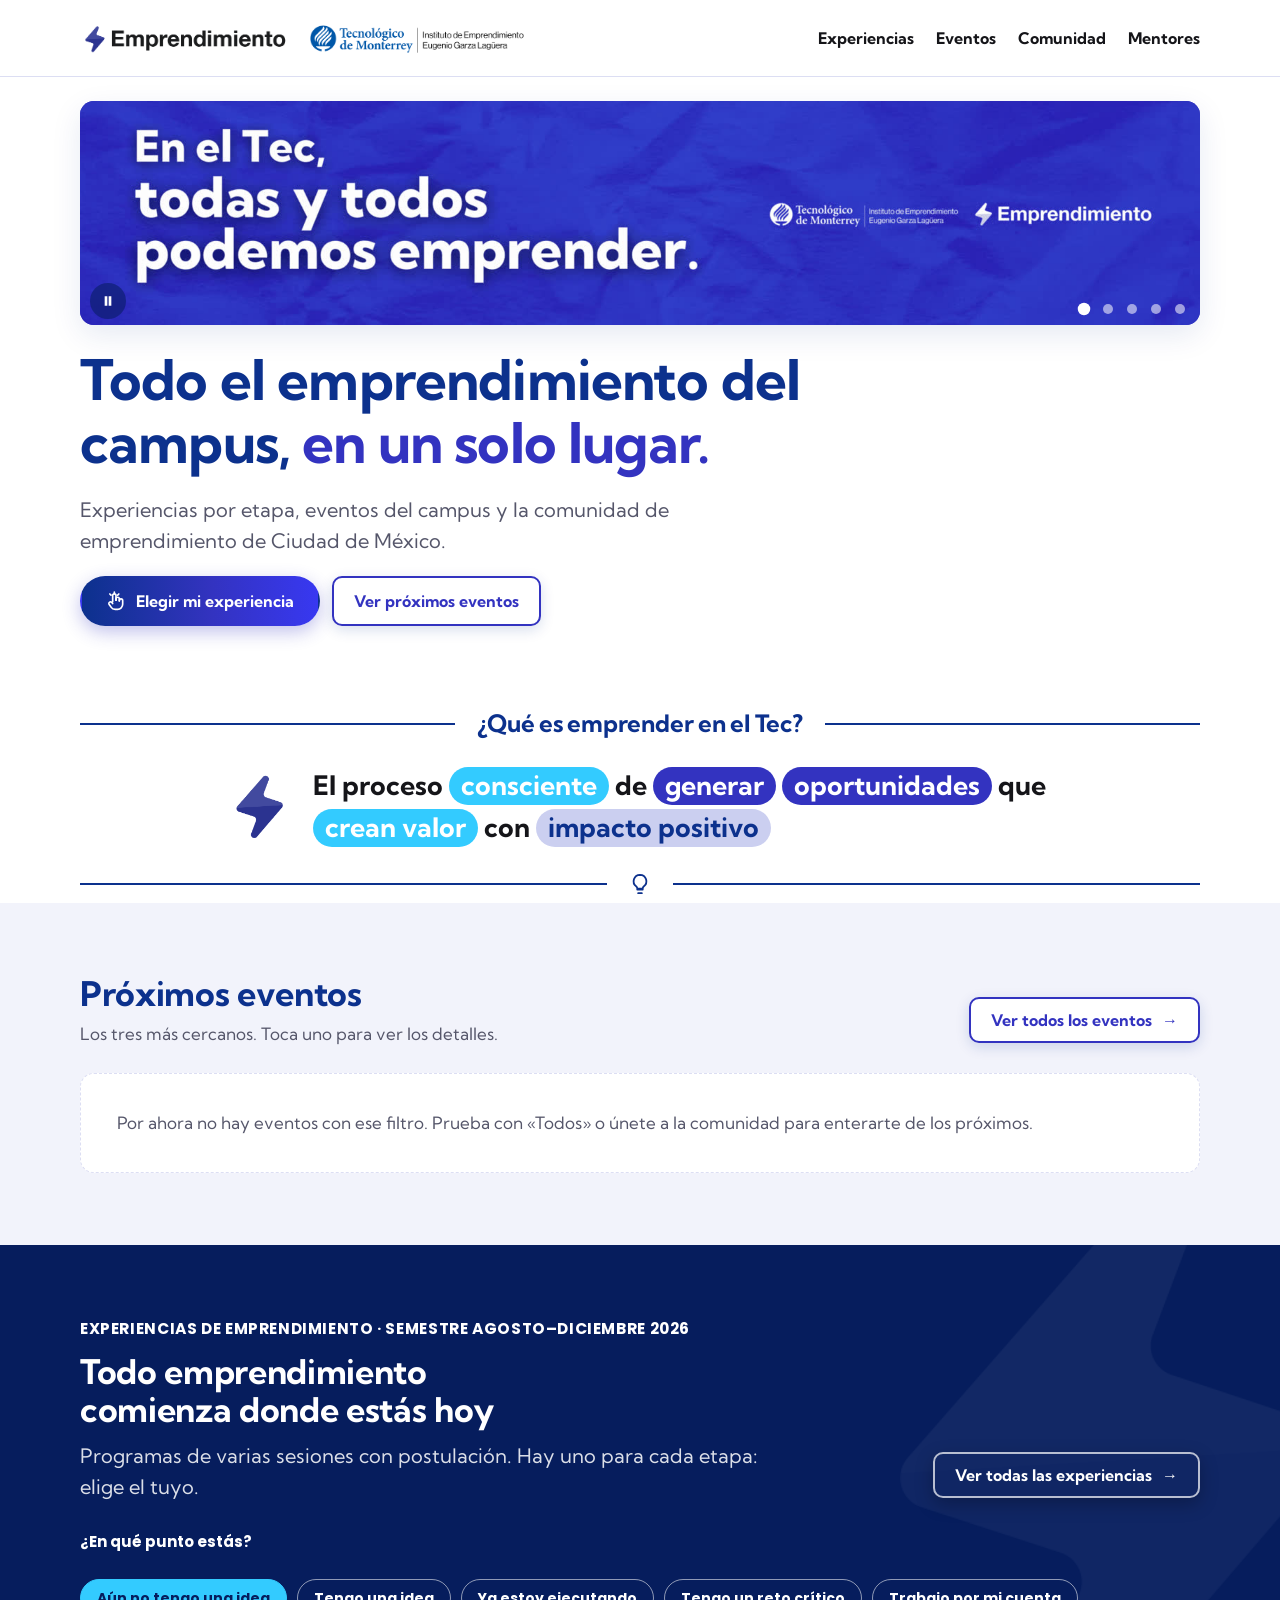
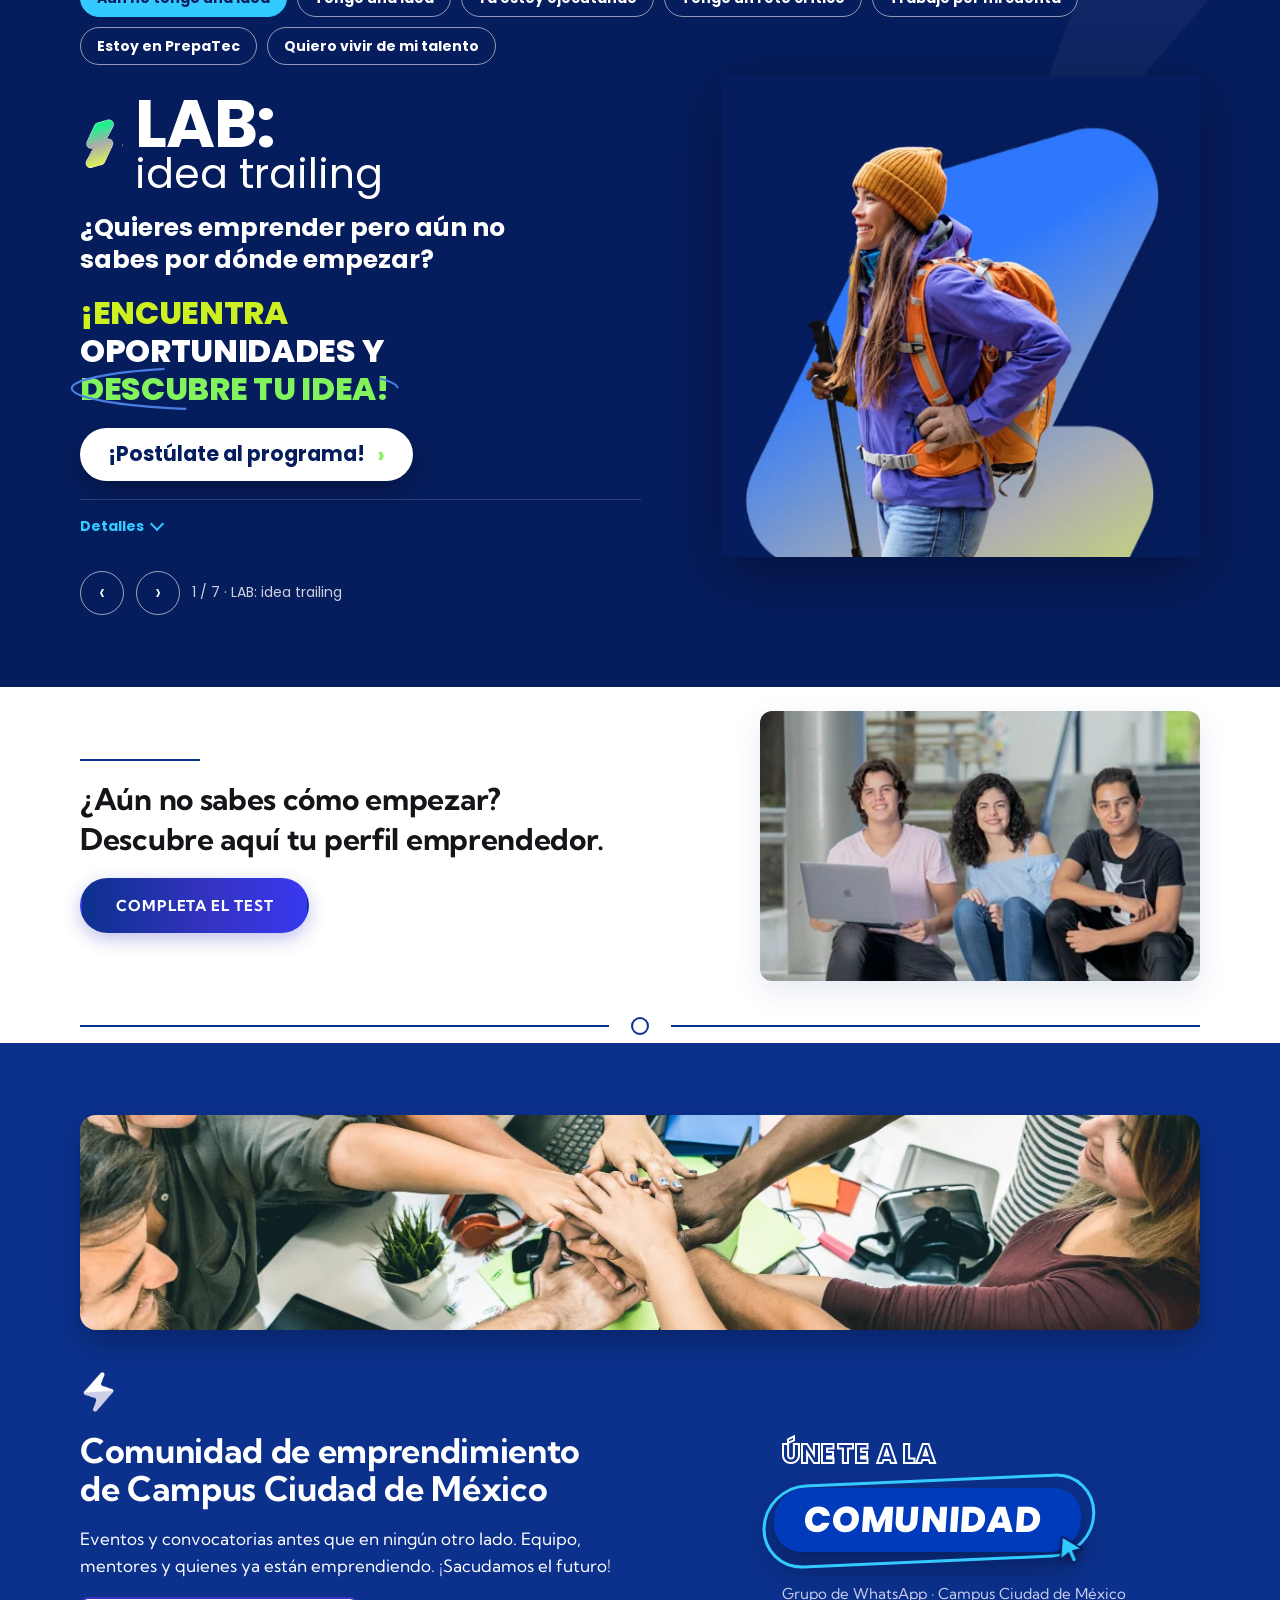
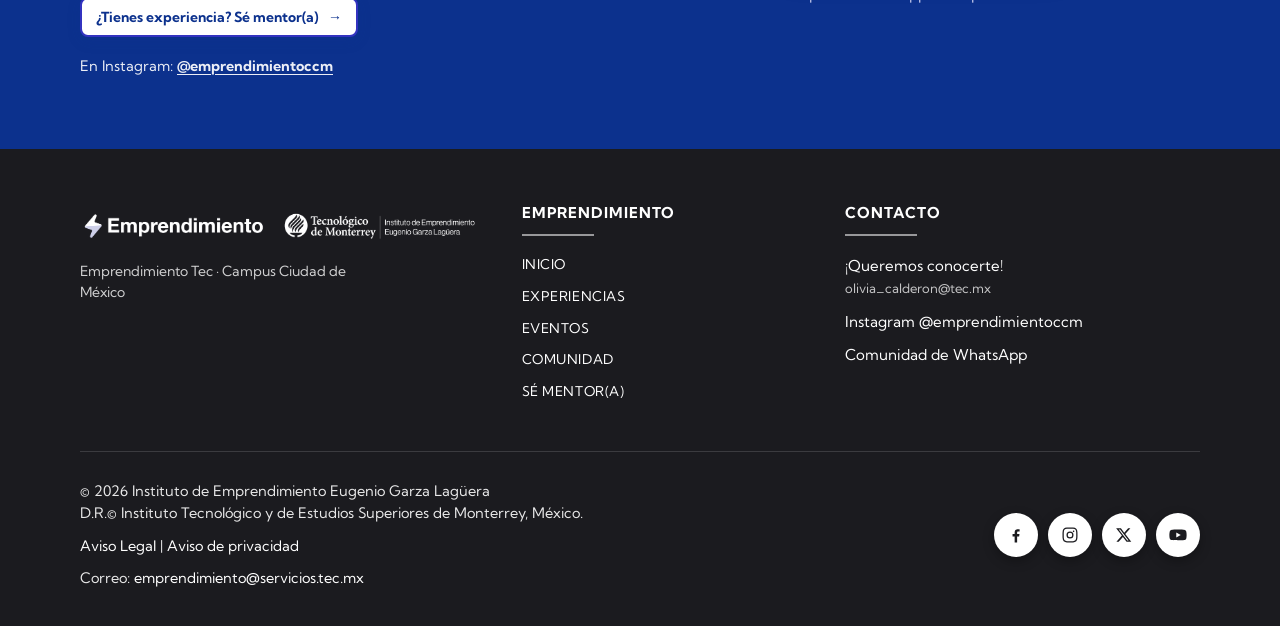
<file: index.html>
<!doctype html>
<html lang="es">
<head>
<meta charset="utf-8">
<meta name="viewport" content="width=device-width, initial-scale=1">
<meta name="color-scheme" content="light">
<meta name="description" content="Eventos, experiencias de emprendimiento y comunidad del Instituto de Emprendimiento del Tec de Monterrey, Campus Ciudad de México.">
<meta name="theme-color" content="#3333C0">
<meta property="og:type" content="website">
<meta property="og:title" content="Emprendimiento Tec · Campus Ciudad de México">
<meta property="og:description" content="Todo el emprendimiento del campus en un solo lugar: experiencias, eventos y comunidad.">
<meta property="og:image" content="https://danielcarrascomen.github.io/emprendimiento-tec-ccm/assets/ilustracion-1.webp">
<link rel="icon" href="assets/rayo-azul.png" type="image/png">
<title>Emprendimiento Tec CCM</title>
<link rel="preconnect" href="https://fonts.googleapis.com">
<link rel="preconnect" href="https://fonts.gstatic.com" crossorigin>
<link rel="stylesheet" href="https://fonts.googleapis.com/css2?family=Kumbh+Sans:wght@400;700&family=Poppins:wght@400;700;800&display=swap">
<link rel="stylesheet" href="styles.css">
</head>
<body>

<a class="skip" href="#top">Saltar al contenido</a>
<header class="site">
  <div class="wrap">
    <a class="brand" href="#top" aria-label="Emprendimiento Tec, inicio">
      <img class="brand-wide" src="assets/logo-emprendimiento-ieegl.png" width="4624" height="453" alt="Emprendimiento e Instituto de Emprendimiento Eugenio Garza Lagüera">
      <img class="brand-compact" src="assets/logo-emprendimiento.png" width="2234" height="346" alt="Emprendimiento">
      <img class="brand-icon" src="assets/rayo-azul.png" width="421" height="507" alt="Emprendimiento">
    </a>
    <nav class="main" aria-label="Secciones">
      <a class="link" href="experiencias.html">Experiencias</a>
      <a class="link" href="eventos.html">Eventos</a>
      <a class="link" href="#comunidad">Comunidad</a>
      <a class="link" href="mentores.html">Mentores</a>
    </nav>
  </div>
</header>

<div class="adminbar" role="region" aria-label="Modo administrador">
  <div class="wrap">
    <p><b>Modo administrador</b> · <span id="adminWho"></span> · <span id="adminState">Todo publicado</span></p>
    <div class="tools">
      <a class="btn btn-sm btn-white" href="#panel" id="panelBtn">Panel</a>
      <button class="btn btn-sm btn-outline" type="button" id="newEvent">＋ Nuevo evento</button>
      <button class="btn btn-sm btn-outline" type="button" id="publishBtn" hidden>Publicar cambios</button>
      <button class="btn btn-sm btn-outline" type="button" id="downloadBtn" hidden>Descargar eventos.json</button>
      <button class="btn btn-sm btn-outline" type="button" id="exitAdmin">Cerrar sesión</button>
    </div>
  </div>
</div>

<!-- ================= PANTALLA INDIVIDUAL DEL EVENTO (#evento/ID) ================= -->
<section class="event-view" id="eventView" aria-live="polite"></section>

<!-- ================= PANEL DE ADMINISTRACIÓN (#panel, solo con sesión) ================= -->
<section class="admin-view" id="adminView" aria-labelledby="apTitle">
  <div class="wrap">
    <div class="ap-head">
      <div>
        <p class="ap-eyebrow">Panel de administración</p>
        <h1 id="apTitle">Hola, <span id="apWho"></span></h1>
      </div>
      <div class="ap-head-actions">
        <a class="btn btn-ghost btn-sm" href="#top">Ver la página</a>
        <button class="btn btn-primary btn-sm" type="button" data-act="new">＋ Nuevo evento</button>
      </div>
    </div>
    <div class="ap-tabs" role="group" aria-label="Secciones del panel">
      <button type="button" data-tab="resumen" aria-pressed="true">Resumen</button>
      <button type="button" data-tab="eventos" aria-pressed="false">Eventos <span class="ap-badge" id="bdEv"></span></button>
      <button type="button" data-tab="mentores" aria-pressed="false">Mentores <span class="ap-badge hot" id="bdMe"></span></button>
      <button type="button" data-tab="publicar" aria-pressed="false">Publicar y respaldos</button>
    </div>
    <div class="ap-main" id="apMain" aria-live="polite"></div>
  </div>
</section>

<main id="top">
  <!-- ================= HERO ================= -->
  <section class="hero">
    <div class="wrap">
      <div class="carousel" id="carousel" aria-roledescription="carrusel" aria-label="Campañas del Instituto de Emprendimiento">
        <button class="pause" id="carPause" type="button" aria-label="Pausar el carrusel" aria-pressed="false"><svg viewBox="0 0 24 24" aria-hidden="true"><path d="M7 5h4v14H7zM13 5h4v14h-4z"/></svg></button>
        <div class="dots" id="dots" role="group" aria-label="Elegir banner"></div>
      </div>
    </div>
  </section>

  <section class="hero hero-copy-sec">
    <div class="wrap">
      <div class="hero-grid">
        <div class="hero-copy">
          <h1>Todo el emprendimiento del campus, <span>en un solo lugar.</span></h1>
          <p class="lede">Experiencias por etapa, eventos del campus y la comunidad de emprendimiento de Ciudad de México.</p>
          <div class="cta-row">
            <a class="btn btn-primary" href="#programas"><svg class="hand" viewBox="0 0 24 24" fill="none" stroke="currentColor" stroke-width="2" stroke-linecap="round" stroke-linejoin="round" aria-hidden="true"><path d="M8 13V5.5a2 2 0 1 1 4 0V11"/><path d="M12 11V9.5a2 2 0 1 1 4 0V12"/><path d="M16 12v-.5a2 2 0 1 1 4 0V16a6 6 0 0 1-6 6h-3a6 6 0 0 1-5-2.7L3.6 15.9a2 2 0 0 1 3.3-2.2L8 15"/><path d="M6 5 4.6 3.6M10 3V1.2M14 5l1.4-1.4"/></svg>Elegir mi experiencia</a>
            <a class="btn btn-secondary" href="#eventos">Ver próximos eventos</a>
          </div>
        </div>
      </div>

    </div>
  </section>

  <section class="def-sec" aria-labelledby="defTitle">
    <div class="wrap">
      <h2 class="rule-title" id="defTitle"><span>¿Qué es emprender en el Tec?</span></h2>
      <div class="definicion" aria-label="Qué es emprender para el Instituto">
        <img class="def-rayo" src="assets/rayo-azul.png" alt="">
        <p>El proceso <mark class="m-cyan">consciente</mark> de <mark class="m-indigo">generar</mark> <mark class="m-indigo">oportunidades</mark> que <mark class="m-cyan">crean valor</mark> con <mark class="m-lila">impacto positivo</mark></p>
      </div>
      <div class="rule-end" aria-hidden="true"><svg viewBox="0 0 24 24" fill="none" stroke="currentColor" stroke-width="2" stroke-linecap="round" stroke-linejoin="round"><path d="M9 18h6M10 22h4M12 2a7 7 0 0 0-4 12.7c.6.5 1 1.3 1 2.1V17h6v-.2c0-.8.4-1.6 1-2.1A7 7 0 0 0 12 2z"/></svg></div>
    </div>
  </section>

  <!-- ================= EVENTOS ================= -->
  <section id="eventos" aria-labelledby="evTitle">
    <div class="wrap">
      <div class="sec-head">
        <div class="stack" style="gap:8px">
          <h2 id="evTitle">Próximos eventos</h2>
          <p class="muted">Los tres más cercanos. Toca uno para ver los detalles.</p>
        </div>
        <a class="btn btn-secondary" href="eventos.html">Ver todos los eventos <span class="arrow">→</span></a>
      </div>

      <div class="grid" id="eventGrid" aria-live="polite"></div>

    </div>
  </section>

  <!-- ================= EXPERIENCIAS DE EMPRENDIMIENTO (programas estrella) ================= -->
  <section id="programas" class="xp" aria-labelledby="prTitle">
    <div class="wrap">
      <p class="xp-eyebrow">Experiencias de Emprendimiento · Semestre agosto–diciembre 2026</p>
      <div class="sec-head">
        <div class="stack" style="gap:10px;max-width:70ch">
          <h2 id="prTitle">Todo emprendimiento comienza donde estás hoy</h2>
          <p class="lede">Programas de varias sesiones con postulación. Hay uno para cada etapa: elige el tuyo.</p>
        </div>
        <a class="btn btn-secondary xp-outline" href="experiencias.html">Ver todas las experiencias <span class="arrow">→</span></a>
      </div>

      <p class="xp-tabs-label" id="xpTabsLabel">¿En qué punto estás?</p>
      <div class="xp-tabs" id="xpTabs" role="group" aria-labelledby="xpTabsLabel"></div>

      <article class="xp-panel" id="xpPanel" aria-live="polite">
        <div class="xp-copy" id="xpCopy"></div>
        <div class="xp-art"><img id="xpImg" src="" alt="" width="760" height="760" decoding="async"></div>
      </article>
      <div class="xp-nav">
        <button type="button" id="xpPrev" aria-label="Experiencia anterior">‹</button>
        <button type="button" id="xpNext" aria-label="Siguiente experiencia">›</button>
        <span id="xpCount"></span>
      </div>


    </div>
  </section>

  <section class="test-sec" aria-labelledby="testTitle">
    <div class="wrap test-grid">
      <div class="test-copy">
        <span class="rule-short" aria-hidden="true"></span>
        <h2 id="testTitle">¿Aún no sabes cómo empezar?<br>Descubre aquí tu perfil emprendedor.</h2>
        <a class="btn btn-primary test-btn" href="https://parqueorion.typeform.com/to/hkThaSVR" target="_blank" rel="noopener">Completa el test</a>
      </div>
      <img class="test-photo" src="assets/foto-estudiantes.webp" width="350" height="215" alt="Tres estudiantes del Tec sentados en unas escaleras con una laptop" loading="lazy">
    </div>
    <div class="wrap"><div class="rule-end" aria-hidden="true"><span class="circle"></span></div></div>
  </section>

  <!-- ================= COMUNIDAD ================= -->
  <section id="comunidad" aria-labelledby="coTitle">
    <div class="wrap">
      <img class="strip" src="assets/foto-comunidad.webp" width="1380" height="215" alt="Equipo de la comunidad emprendedora uniendo las manos sobre una mesa de trabajo" loading="lazy">
    </div>
    <div class="wrap band">
      <div class="copy">
        <img class="rayo" src="assets/rayo-blanco.png" alt="">
        <h2 id="coTitle">Comunidad de emprendimiento de Campus Ciudad de México</h2>
        <p style="max-width:56ch">Eventos y convocatorias antes que en ningún otro lado. Equipo, mentores y quienes ya están emprendiendo. ¡Sacudamos el futuro!</p>
        <p><a class="btn btn-secondary btn-sm co-mentor" href="mentores.html">¿Tienes experiencia? Sé mentor(a) <span class="arrow">→</span></a></p>
        <p class="wa-note lila">En Instagram: <a href="https://www.instagram.com/emprendimientoccm/" target="_blank" rel="noopener" style="color:#fff;font-weight:700">@emprendimientoccm</a></p>
      </div>
      <div class="join">
        <span class="join-hollow" aria-hidden="true">Únete a la</span>
        <a class="join-btn" href="https://chat.whatsapp.com/FTodgXKLPKj4xesST2lMVT" target="_blank" rel="noopener" aria-label="Únete a la comunidad: entrar al grupo de WhatsApp">
          <span class="join-outline" aria-hidden="true"></span>
          Comunidad
          <svg class="join-cursor" viewBox="0 0 32 32" aria-hidden="true"><path d="M7 3.5 27 15.2l-8.6 1.9 4.8 9.3-4.2 2.1-4.7-9.3L7 25.6Z" fill="#33CBFF" stroke="#061D5D" stroke-width="1.6" stroke-linejoin="round"/></svg>
        </a>
        <span class="join-note">Grupo de WhatsApp · Campus Ciudad de México</span>
      </div>
    </div>
  </section>
</main>

<!-- ================= FOOTER ================= -->
<footer class="site">
  <div class="wrap">
    <div class="ft-top">
      <div class="ft-logo">
        <img src="assets/logo-emprendimiento-ieegl-blanco.png" alt="Tecnológico de Monterrey · Instituto de Emprendimiento Eugenio Garza Lagüera" loading="lazy">
        <p>Emprendimiento Tec · Campus Ciudad de México</p>
      </div>
      <div class="ft-col">
        <div class="group">
          <h3 class="ft-h">Emprendimiento</h3>
          <ul>
            <li><a href="index.html">Inicio</a></li>
            <li><a href="experiencias.html">Experiencias</a></li>
            <li><a href="eventos.html">Eventos</a></li>
            <li><a href="index.html#comunidad">Comunidad</a></li>
            <li><a href="mentores.html">Sé mentor(a)</a></li>
          </ul>
        </div>
      </div>
      <div class="ft-col">
        <div class="group">
          <h3 class="ft-h">Contacto</h3>
          <ul>
            <li><a class="normal" href="mailto:olivia_calderon@tec.mx">¡Queremos conocerte!</a><br><span style="font-size:13px;color:rgba(255,255,255,.75)">olivia_calderon@tec.mx</span></li>
            <li><a class="normal" href="https://www.instagram.com/emprendimientoccm/" target="_blank" rel="noopener">Instagram @emprendimientoccm</a></li>
            <li><a class="normal" href="https://chat.whatsapp.com/FTodgXKLPKj4xesST2lMVT" target="_blank" rel="noopener">Comunidad de WhatsApp</a></li>
          </ul>
        </div>
      </div>
    </div>
    <div class="ft-bottom">
      <div class="ft-legal">
        <p>© 2026 Instituto de Emprendimiento Eugenio Garza Lagüera<br>D.R.© Instituto Tecnológico y de Estudios Superiores de Monterrey, México.</p>
        <p><a href="https://tec.mx/es/aviso-legal" target="_blank" rel="noopener">Aviso Legal</a> | <a href="https://tec.mx/es/aviso-de-privacidad" target="_blank" rel="noopener">Aviso de privacidad</a></p>
        <p>Correo: <a href="mailto:emprendimiento@servicios.tec.mx">emprendimiento@servicios.tec.mx</a></p>
      </div>
      <div class="ft-social" aria-label="Redes sociales">
        <a href="https://www.facebook.com/EmprendimientoTec" target="_blank" rel="noopener" aria-label="Facebook"><svg viewBox="0 0 24 24" aria-hidden="true"><path d="M13.5 22v-8h2.7l.4-3.2h-3.1V8.8c0-.9.3-1.6 1.6-1.6h1.7V4.4c-.3 0-1.3-.1-2.5-.1-2.5 0-4.1 1.5-4.1 4.2v2.3H7.4V14h2.8v8z"/></svg></a>
        <a href="https://www.instagram.com/emprendimientoccm/" target="_blank" rel="noopener" aria-label="Instagram"><svg viewBox="0 0 24 24" aria-hidden="true"><path d="M12 7.3a4.7 4.7 0 1 0 0 9.4 4.7 4.7 0 0 0 0-9.4zm0 7.7a3 3 0 1 1 0-6 3 3 0 0 1 0 6zm5.9-7.9a1.1 1.1 0 1 1-2.2 0 1.1 1.1 0 0 1 2.2 0zM12 3.7c2.7 0 3 0 4.1.1 2.7.1 4 1.4 4.1 4.1.1 1.1.1 1.4.1 4.1s0 3-.1 4.1c-.1 2.7-1.4 4-4.1 4.1-1.1.1-1.4.1-4.1.1s-3 0-4.1-.1c-2.7-.1-4-1.4-4.1-4.1C3.7 15 3.7 14.7 3.7 12s0-3 .1-4.1c.1-2.7 1.4-4 4.1-4.1 1.1-.1 1.4-.1 4.1-.1zM12 2C9.3 2 8.9 2 7.9 2.1 4.2 2.2 2.2 4.2 2.1 7.9 2 8.9 2 9.3 2 12s0 3.1.1 4.1c.1 3.7 2.1 5.7 5.8 5.8 1 .1 1.4.1 4.1.1s3.1 0 4.1-.1c3.7-.1 5.7-2.1 5.8-5.8.1-1 .1-1.4.1-4.1s0-3.1-.1-4.1c-.1-3.7-2.1-5.7-5.8-5.8C15.1 2 14.7 2 12 2z"/></svg></a>
        <a href="https://x.com/EmprendimientoT" target="_blank" rel="noopener" aria-label="X"><svg viewBox="0 0 24 24" aria-hidden="true"><path d="M17.5 3h3l-6.8 7.8L21.7 21h-6.3l-4.9-6.4L4.9 21h-3l7.3-8.3L1.5 3h6.4l4.4 5.9zm-1.1 16.2h1.7L6.8 4.7H5z"/></svg></a>
        <a href="https://www.youtube.com/@EmprendimientoTec" target="_blank" rel="noopener" aria-label="YouTube"><svg viewBox="0 0 24 24" aria-hidden="true"><path d="M23 7.2c-.3-1-1-1.8-2-2C19.2 4.7 12 4.7 12 4.7s-7.2 0-9 .5c-1 .3-1.8 1-2 2C.5 9 .5 12 .5 12s0 3 .5 4.8c.3 1 1 1.8 2 2 1.8.5 9 .5 9 .5s7.2 0 9-.5c1-.3 1.8-1 2-2 .5-1.8.5-4.8.5-4.8s0-3-.5-4.8zM9.7 15.3V8.7l6 3.3z"/></svg></a>
      </div>
    </div>
  </div>
</footer>

<!-- ================= ADMIN: formulario de evento ================= -->
<dialog id="eventDialog" aria-labelledby="dlgTitle">
  <form method="dialog" id="eventForm">
    <h3 id="dlgTitle">Nuevo evento</h3>
    <div class="fields">
      <label class="full">Título<input name="titulo" required maxlength="90" placeholder="Ej. Taller: de la idea al primer experimento"></label>
      <label>Categoría
        <select name="categoria"><option>Taller</option><option>Charla</option><option>Conferencia</option><option>Pitch</option><option>Networking</option><option>Convocatoria</option><option>Concurso</option><option>Mentoría</option><option>Feria</option><option>Market</option></select>
      </label>
      <label>Modalidad
        <select name="modalidad"><option>Presencial</option><option>En línea</option><option>Híbrido</option></select>
      </label>
      <label class="full">Tipo de fecha
        <select name="periodicidad" id="periodicidad"><option value="fija">Fecha establecida (sucede en cierta fecha: taller, charla, concurso)</option><option value="convocatoria">Convocatoria con fecha de apertura y cierre</option><option value="porconfirmar">En proceso de lanzamiento (se mostrará «Fecha por confirmar»)</option></select>
      </label>
      <label><span id="lblFecha">Fecha</span><input name="fecha" type="date" required></label>
      <label>Estado
        <select name="estado"><option value="publicado">Publicado</option><option value="borrador">Borrador (solo lo ve el admin)</option></select>
      </label>
      <label><span id="lblInicio">Hora de inicio</span><input name="inicio" type="time"></label>
      <label>Hora de fin<input name="fin" type="time"></label>
      <label class="full">Lugar (si es presencial: edificio y salón) o plataforma (si es en línea)<input name="lugar" placeholder="Ej. Edificio Sur, 2do piso, Yarda 40 · Zoom (la liga llega al registrarte)"></label>
      <label class="full sep">Liga de registro (si aplica)<input name="registro" type="url" placeholder="https://forms.gle/… · si no hay registro, déjalo vacío"></label>
      <label class="full">Página web o red social del evento (opcional)<input name="web" type="url" placeholder="https://instagram.com/…"></label>
      <label>Registro hasta (fecha límite, opcional)<input name="limiteRegistro" type="date"></label>
      <label><span id="lblFechaFin">Fecha de fin (solo si dura varios días)</span><input name="fechaFin" type="date"></label>
      <label>Costo<select name="costo"><option value="">Sin especificar</option><option>Sin costo</option><option>Con costo</option></select></label>
      <label>Precio (si tiene costo)<input name="precio" placeholder="Ej. $200 MXN"></label>
      <label>Cupo (opcional)<input name="cupo" placeholder="Ej. 40 lugares"></label>
      <p class="full hint" style="margin-top:4px"><b style="color:var(--heading)">Segundo botón (opcional).</b> Para stands, expositores o voluntarios. Si el evento no pide registro, deja vacía la liga de registro y este será el único botón.</p>
      <label>Texto del botón<input name="extraTexto" maxlength="28" placeholder="Ej. Quiero un stand"></label>
      <label>Precio (opcional)<input name="extraPrecio" placeholder="Ej. $200 MXN"></label>
      <label class="full">Liga del segundo botón<input name="extraLiga" type="url" placeholder="https://…"></label>
      <label class="full">Correo de contacto (opcional)<input name="contacto" type="email" placeholder="nombre@tec.mx"><span class="hint">De preferencia un correo institucional: @tec.mx, @itesm.mx, @servicios.tec.mx o @exatec.mx.</span></label>
      <fieldset class="full chk-group sep"><legend>Público al que va dirigido</legend><div class="opts">
        <label><input type="checkbox" name="publico" value="Profesional y Posgrado">Profesional y Posgrado</label>
        <label><input type="checkbox" name="publico" value="PrepaTec">PrepaTec</label>
        <label><input type="checkbox" name="publico" value="Profesores y colaboradores">Profesores y colaboradores</label>
        <label><input type="checkbox" name="publico" value="EXATEC">EXATEC</label>
        <label><input type="checkbox" name="publico" value="Investigadores">Investigadores</label>
        <label><input type="checkbox" name="publico" value="Público externo">Público externo</label>
        <label><input type="checkbox" name="publico" value="Toda la comunidad Tec">Toda la comunidad Tec</label>
      </div></fieldset>
      <label>¿Tiene premio?<select name="premio"><option value="">No aplica</option><option>Monetario</option><option>En especie</option></select></label>
      <label>Detalle del premio (opcional)<input name="premioDetalle" placeholder="Ej. $10,000 MXN y mentoría"></label>
      <label class="full">Palabras clave (separadas por coma, opcional)<input name="tags" placeholder="Ej. validación, ventas, inteligencia artificial"></label>
      <label class="full sep">Descripción corta (máximo 300 caracteres)<textarea name="descripcion" maxlength="300" required placeholder="Qué va a pasar y para quién es. Se ve en la tarjeta del evento."></textarea></label>
      <label class="full">Descripción detallada (máximo 2500 caracteres, opcional)<textarea name="detalle" maxlength="2500" placeholder="Agenda, ponentes, requisitos, qué llevar… Se muestra en la pantalla del evento. Deja una línea en blanco para separar párrafos."></textarea></label>
      <div class="full">
        <span class="field-title">Imagen del evento</span>
        <div class="ilu-pick" id="iluPick"></div>
        <div class="ilu-custom">
          <div class="row">
            <input type="file" id="imgFile" accept="image/*" aria-label="Subir imagen propia">
            <input type="url" id="imgUrl" placeholder="…o pega la liga de una imagen (https://…)">
          </div>
          <span class="hint">Se usa como banner en la tarjeta y en la pantalla del evento: foto horizontal (modo paisaje), tamaño recomendado 1400 × 790 px (16:9); se ajusta sola al subirla. Si no tienes banner, usa una ilustración de marca o pega una liga.</span>
          <label class="ilu-preview" id="imgPreview" hidden><input type="radio" name="imagen" value="custom"><img alt="Imagen propia"></label>
        </div>
      </div>
      <div class="full">
        <span class="field-title">Logo del evento u organizador (opcional)</span>
        <div class="ilu-custom">
          <div class="row"><input type="file" id="logoFile" accept="image/*" aria-label="Subir logo"><button class="btn btn-ghost btn-sm" type="button" id="logoClear">Quitar logo</button></div>
          <span class="hint">Recomendamos fondo de color; si subes un PNG transparente, que el logo no sea blanco. Tamaño recomendado 280 × 230 px.</span>
          <img id="logoPreview" alt="" hidden style="height:72px;width:auto;max-width:200px;object-fit:contain;border-radius:10px;border:1px solid var(--line);background:#fff;padding:4px">
        </div>
      </div>
    </div>
    <div class="form-actions">
      <button class="btn btn-ghost" type="button" id="cancelDlg">Cancelar</button>
      <button class="btn btn-primary" type="submit" id="saveDlg">Guardar evento</button>
    </div>
  </form>
</dialog>

<div class="toast" id="toast" role="status" aria-live="polite"></div>

<!-- ================= DATOS de respaldo (si eventos.json no se puede leer) ================= -->
<script id="events-data" type="application/json">[]</script>

<script src="config.js"></script>
<script src="programas.js"></script>
<script>
(function () {
  'use strict';

  const REPO_DEFAULT = 'danielcarrascomen/emprendimiento-tec-ccm';
  const BASE_TITLE = document.title;
  const ILUS = {
    ilu1: { src: 'assets/ilustracion-1.webp', alt: 'Ilustración: comunidad celebrando con rayos' },
    ilu2: { src: 'assets/ilustracion-2.webp', alt: 'Ilustración: taller con laptop y matraz' },
    ilu3: { src: 'assets/ilustracion-3.webp', alt: 'Ilustración: persona hablando con megáfono' },
    ilu4: { src: 'assets/ilustracion-4.webp', alt: 'Ilustración: presentación de una gráfica' },
    ilu5: { src: 'assets/ilustracion-5.webp', alt: 'Ilustración: dos personas chocando las manos' }
  };
  const $ = (s, r = document) => r.querySelector(s);
  const $$ = (s, r = document) => Array.from(r.querySelectorAll(s));
  const esc = s => String(s ?? '').replace(/[&<>"']/g, c => ({ '&': '&amp;', '<': '&lt;', '>': '&gt;', '"': '&quot;', "'": '&#39;' }[c]));
  const reduce = window.matchMedia('(prefers-reduced-motion: reduce)').matches;

  /* ---- Fuente de datos ----
     · eventsJson: archivo eventos.json en el repositorio (el admin lo publica desde la propia página), o
     · sheetCsvUrl: una Google Sheet publicada como CSV (el admin solo edita filas). Si está vacío, se usa eventos.json. */
  const CONFIG = { eventsJson: 'eventos.json', sheetCsvUrl: '' };
  const SITIO = window.SITIO || {};
  const HOME_MAX = 3; // la portada muestra solo los eventos más cercanos; el resto vive en eventos.html
  let events = JSON.parse(document.getElementById('events-data').textContent);
  let externalSource = null;
  let loadState = 'idle'; // idle | loading | error | ok
  let filterMod = 'Todos';
  let filterCat = 'Todas';
  let editingId = null;
  let dirty = false;

  const isAdmin = () => document.body.classList.contains('admin');
  const isDraft = ev => !!ev.estado && !/^publicado$/i.test(ev.estado);
  const visibleEvents = () => events.filter(e => isAdmin() || !isDraft(e));

  function imgOf(ev) {
    if (ILUS[ev.imagen]) return ILUS[ev.imagen];
    const src = ev._pending || ev.imagen;
    return src ? { src, alt: 'Imagen del evento: ' + (ev.titulo || '') } : ILUS.ilu1;
  }

  const today = new Date(); today.setHours(0, 0, 0, 0);
  const toDate = (fecha, hora) => { const [y, m, d] = String(fecha).split('-').map(Number); const [hh, mm] = String(hora || '00:00').split(':').map(Number); return new Date(y, m - 1, d, hh || 0, mm || 0); };
  const fmtDay = new Intl.DateTimeFormat('es-MX', { weekday: 'short' });
  const fmtMon = new Intl.DateTimeFormat('es-MX', { month: 'short' });
  const fmtLong = new Intl.DateTimeFormat('es-MX', { weekday: 'long', day: 'numeric', month: 'long', year: 'numeric' });
  const cap = s => s.charAt(0).toUpperCase() + s.slice(1);
  const clean = s => s.replace('.', '');

  function gcalLink(ev) {
    const pad = n => String(n).padStart(2, '0');
    const stamp = d => `${d.getFullYear()}${pad(d.getMonth() + 1)}${pad(d.getDate())}T${pad(d.getHours())}${pad(d.getMinutes())}00`;
    const start = toDate(ev.fecha, ev.inicio);
    const endDay = ev.fechaFin || ev.fecha;
    const end = ev.fin ? toDate(endDay, ev.fin) : (ev.fechaFin ? toDate(endDay, ev.inicio) : new Date(start.getTime() + 60 * 60 * 1000));
    const p = new URLSearchParams({ action: 'TEMPLATE', text: ev.titulo, dates: `${stamp(start)}/${stamp(end)}`, details: (ev.descripcion || '') + '\n' + eventUrl(ev), location: ev.lugar || '', ctz: 'America/Mexico_City' });
    return 'https://calendar.google.com/calendar/render?' + p.toString();
  }
  function isUpcoming(ev) { return toDate(ev.fechaFin || ev.fecha, ev.fin || ev.inicio) >= today; }
  const list = v => Array.isArray(v) ? v.filter(Boolean) : String(v || '').split(/\s*[;,·|]\s*/).filter(Boolean);
  const fmtShort = new Intl.DateTimeFormat('es-MX', { day: 'numeric', month: 'short' });
  const shortDate = f => clean(fmtShort.format(toDate(f, '12:00')));
  const eventUrl = ev => location.origin + location.pathname + '#evento/' + encodeURIComponent(ev.id);
  const eventHref = ev => '#evento/' + encodeURIComponent(ev.id);

  const hasHour = ev => ev.inicio && ev.inicio !== '00:00';
  const horaTxt = ev => !hasHour(ev) ? '' : (ev.fin ? `${ev.inicio}–${ev.fin} h` : `${ev.inicio} h`);
  const entradaLibre = ev => !ev.registro && !!ev.extraLiga;
  // Botón principal de un evento: registro; si no hay registro pero sí segundo botón (p. ej. stands), ese.
  function ctaHTML(ev, cls) {
    const reg = ev.registro
      ? `<a class="btn btn-primary ${cls}" href="${esc(ev.registro)}" target="_blank" rel="noopener">Registrarme</a>` : '';
    const extra = ev.extraLiga
      ? `<a class="btn ${ev.registro ? 'btn-secondary' : 'btn-primary'} ${cls}" href="${esc(ev.extraLiga)}" target="_blank" rel="noopener">${esc(ev.extraTexto || 'Más información')}${ev.extraPrecio ? ' · ' + esc(ev.extraPrecio) : ''}</a>` : '';
    return reg || extra ? reg + extra : `<button class="btn btn-primary ${cls}" type="button" data-reg="${esc(ev.id)}">Registrarme</button>`;
  }
  function metaLine(ev, hora) {
    const lugar = esc(ev.lugar || 'Lugar por confirmar') + (ev.categoria ? ' · ' + esc(ev.categoria) : '');
    if (ev.periodicidad === 'porconfirmar') return 'Próximamente · ' + lugar;
    if (ev.periodicidad === 'convocatoria') return `Convocatoria del ${esc(shortDate(ev.fecha))} al ${esc(shortDate(ev.fechaFin || ev.fecha))} · ` + lugar;
    return (ev.fechaFin && ev.fechaFin !== ev.fecha ? 'Hasta el ' + esc(shortDate(ev.fechaFin)) + ' · ' : '') + (hasHour(ev) ? esc(hora) + ' h · ' : '') + lugar;
  }
  function cardExtras(ev) {
    const chips = [];
    if (entradaLibre(ev)) chips.push('<span class="chip free">Entrada libre</span>');
    else if (ev.costo === 'Sin costo') chips.push('<span class="chip free">Sin costo</span>');
    else if (ev.costo === 'Con costo') chips.push(`<span class="chip soft">${esc(ev.precio ? 'Costo: ' + ev.precio : 'Con costo')}</span>`);
    if (ev.limiteRegistro) chips.push(`<span class="chip soft">Registro hasta el ${esc(shortDate(ev.limiteRegistro))}</span>`);
    else if (ev.premio) chips.push(`<span class="chip soft">Premio ${esc(ev.premio.toLowerCase())}</span>`);
    return chips.length ? `<div class="extra">${chips.join('')}</div>` : '';
  }
  function cardHTML(ev) {
    const d = toDate(ev.fecha, ev.inicio);
    const img = imgOf(ev);
    const hora = ev.fin ? `${ev.inicio}–${ev.fin}` : ev.inicio;
    return `
      <article class="card" data-id="${esc(ev.id)}">
        <div class="media"><img src="${esc(img.src)}" alt="${esc(img.alt)}" loading="lazy" decoding="async">${logoOf(ev) ? `<img class="logo" src="${esc(logoOf(ev))}" alt="">` : ''}</div>
        <div class="body">
          <div class="top">
            ${ev.periodicidad === 'porconfirmar' ? '<div class="date"><span class="rest">Fecha por confirmar</span></div>' : ev.periodicidad === 'convocatoria' && ev.fechaFin ? `<div class="date"><span class="rest">cierra</span><span class="day">${toDate(ev.fechaFin, '12:00').getDate()}</span><span class="rest">${esc(clean(fmtMon.format(toDate(ev.fechaFin, '12:00'))))}</span></div>` : `<div class="date"><span class="rest">${esc(clean(fmtDay.format(d)))}</span><span class="day">${d.getDate()}</span><span class="rest">${esc(clean(fmtMon.format(d)))}</span></div>`}
            <span style="display:flex;gap:6px;flex-wrap:wrap;justify-content:flex-end">${isDraft(ev) ? '<span class="chip modal-pill draft">Borrador</span>' : ''}<span class="chip modal-pill" aria-label="Modalidad"><span class="dot"></span>${esc(ev.modalidad)}</span></span>
          </div>
          <h3><a href="${eventHref(ev)}">${esc(ev.titulo)}</a></h3>
          <p class="meta">${metaLine(ev, hora)}</p>
          ${cardExtras(ev)}
          <div class="actions">
            ${ev.registro || !ev.extraLiga ? `<button class="btn btn-primary btn-sm" type="button" data-reg="${esc(ev.id)}">Registrarme</button>` : ctaHTML(ev, 'btn-sm')}
            <a class="cal" href="${eventHref(ev)}">Ver más</a>
            <div class="admin-tools">
              <button class="btn btn-ghost btn-sm" type="button" data-edit="${esc(ev.id)}">Editar</button>
              <button class="btn btn-danger btn-sm" type="button" data-del="${esc(ev.id)}">Borrar</button>
            </div>
          </div>
        </div>
      </article>`;
  }

  function render() {
    const vis = visibleEvents();
    const upcoming = vis.filter(isUpcoming).sort((a, b) => toDate(a.fecha, a.inicio) - toDate(b.fecha, b.inicio));
    const past = vis.filter(e => !isUpcoming(e)).sort((a, b) => toDate(b.fecha, b.inicio) - toDate(a.fecha, a.inicio));
    const shown = upcoming.filter(e => (filterMod === 'Todos' || e.modalidad === filterMod) && (filterCat === 'Todas' || e.categoria === filterCat)).slice(0, HOME_MAX);

    const skel = '<div class="skel" aria-hidden="true"><div class="ph media"></div><div class="body"><div class="ph line" style="width:40%"></div><div class="ph title"></div><div class="ph line"></div><div class="ph line" style="width:70%"></div><div class="ph btn"></div></div></div>';
    $('#eventGrid').innerHTML = shown.length
      ? shown.map((ev, i) => cardHTML(ev).replace('<article class="card"', `<article class="card reveal" style="--i:${i % 6}"`)).join('')
      : loadState === 'loading' ? skel + skel + skel
      : loadState === 'error' ? `<div class="empty load-error"><b style="color:var(--heading)">No pudimos cargar los eventos.</b><span>Revisa tu conexión e inténtalo de nuevo.</span><button class="btn btn-secondary btn-sm" type="button" id="retryLoad">Reintentar</button></div>`
      : `<div class="empty" style="grid-column:1/-1">${events.length ? 'Por ahora no hay eventos con ese filtro. Prueba con «Todos» o únete a la comunidad para enterarte de los próximos.' : 'Todavía no hay eventos publicados. Únete a la comunidad de WhatsApp para enterarte de los próximos.'}</div>`;
    observeReveal();

    if ($('#pastList')) $('#pastList').innerHTML = past.length
      ? past.map(ev => `<a class="past-item" href="${eventHref(ev)}"><b style="color:var(--heading)">${esc(cap(new Intl.DateTimeFormat('es-MX', { day: 'numeric', month: 'long', year: 'numeric' }).format(toDate(ev.fecha, ev.inicio))))}</b><span>${esc(ev.titulo)} · <span class="muted">${esc(ev.modalidad)}</span></span><span class="muted">${esc(ev.categoria || '')}</span></a>`).join('')
      : `<div class="muted">Todavía no hay eventos pasados.</div>`;

    const su = $('#statUpcoming'), so = $('#statOnline');
    if (su) su.textContent = upcoming.length;
    if (so) so.textContent = upcoming.filter(e => e.modalidad !== 'Presencial').length;
  }

  /* ---- Revelado escalonado (IntersectionObserver; sin él, todo visible) ---- */
  let io = null;
  if ('IntersectionObserver' in window && !reduce) {
    document.documentElement.classList.add('js-reveal');
    io = new IntersectionObserver(entries => { entries.forEach(en => { if (en.isIntersecting) { en.target.classList.add('in'); io.unobserve(en.target); } }); }, { rootMargin: '0px 0px 25% 0px', threshold: 0 });
  }
  function observeReveal() {
    if (!io) return;
    const els = $$('.reveal:not(.in)'); els.forEach(el => io.observe(el));
    setTimeout(() => els.forEach(el => el.classList.add('in')), 3000); // respaldo: nada se queda oculto
  }

  /* ---- Filtros ---- */
  $$('.filters .chip').forEach(btn => btn.addEventListener('click', () => {
    filterMod = btn.dataset.mod;
    $$('.filters .chip').forEach(b => b.setAttribute('aria-pressed', String(b === btn)));
    render();
  }));
  if ($('#catFilter')) $('#catFilter').addEventListener('change', e => { filterCat = e.target.value; render(); });

  /* ---- Toast ---- */
  let toastTimer;
  function toast(msg) { const t = $('#toast'); t.textContent = msg; t.classList.add('show'); clearTimeout(toastTimer); toastTimer = setTimeout(() => t.classList.remove('show'), 4800); }

  /* ---- Acciones en tarjetas y en la pantalla del evento ---- */
  async function copyLink(ev) {
    try { await navigator.clipboard.writeText(eventUrl(ev)); toast('Liga copiada. Pégala en WhatsApp, Instagram o donde quieras compartirla.'); }
    catch (e) { window.prompt('Copia la liga del evento:', eventUrl(ev)); }
  }
  async function shareEvent(ev) {
    const d = toDate(ev.fecha, ev.inicio);
    const data = { title: ev.titulo, text: `${ev.titulo} · ${cap(fmtLong.format(d))} · ${ev.inicio} h`, url: eventUrl(ev) };
    if (navigator.share) { try { await navigator.share(data); } catch (e) { /* cancelado */ } }
    else copyLink(ev);
  }
  document.addEventListener('click', e => {
    const reg = e.target.closest('[data-reg]');
    if (reg) {
      const ev = events.find(x => x.id === reg.dataset.reg);
      if (ev && (ev.registro || ev.extraLiga)) window.open(ev.registro || ev.extraLiga, '_blank', 'noopener');
      else toast('Este evento todavía no tiene liga de registro. Únete a la comunidad de WhatsApp para enterarte.');
    }
    const ed = e.target.closest('[data-edit]'); if (ed) openDialog(ed.dataset.edit);
    const del = e.target.closest('[data-del]');
    if (del) {
      const ev = events.find(x => x.id === del.dataset.del);
      if (ev && confirm(`¿Borrar «${ev.titulo}»?`)) {
        events = events.filter(x => x.id !== ev.id); markDirty(); render();
        if (location.hash === eventHref(ev)) location.hash = '#eventos'; else viewFromHash();
        toast('Evento borrado. Recuerda publicar los cambios.');
      }
    }
    const sh = e.target.closest('[data-share]'); if (sh) { const ev = events.find(x => x.id === sh.dataset.share); if (ev) shareEvent(ev); }
    const cp = e.target.closest('[data-copy]'); if (cp) { const ev = events.find(x => x.id === cp.dataset.copy); if (ev) copyLink(ev); }
  });

  /* ---- Pantalla individual del evento (#evento/ID) ---- */
  const eventView = $('#eventView');
  const ICON = {
    mail: '<svg viewBox="0 0 24 24" aria-hidden="true"><rect x="3" y="5" width="18" height="14" rx="2"/><path d="m3 7 9 6 9-6"/></svg>',
    link: '<svg viewBox="0 0 24 24" aria-hidden="true"><path d="M10 13a5 5 0 0 0 7.5.5l3-3a5 5 0 0 0-7-7l-1.7 1.7"/><path d="M14 11a5 5 0 0 0-7.5-.5l-3 3a5 5 0 0 0 7 7l1.7-1.7"/></svg>',
    award: '<svg viewBox="0 0 24 24" aria-hidden="true"><circle cx="12" cy="8" r="6"/><path d="M15.5 13 17 22l-5-3-5 3 1.5-9"/></svg>',
    coin: '<svg viewBox="0 0 24 24" aria-hidden="true"><circle cx="12" cy="12" r="9"/><path d="M14.5 9.5a2.5 2.5 0 0 0-2.5-1.5c-1.5 0-2.5.8-2.5 2s1 1.7 2.5 2 2.5.8 2.5 2-1 2-2.5 2a2.5 2.5 0 0 1-2.5-1.5M12 6v2M12 16v2"/></svg>',
    cal: '<svg viewBox="0 0 24 24" aria-hidden="true"><rect x="3" y="4" width="18" height="18" rx="2"/><path d="M16 2v4M8 2v4M3 10h18"/></svg>',
    clock: '<svg viewBox="0 0 24 24" aria-hidden="true"><circle cx="12" cy="12" r="10"/><path d="M12 6v6l4 2"/></svg>',
    pin: '<svg viewBox="0 0 24 24" aria-hidden="true"><path d="M21 10c0 7-9 13-9 13S3 17 3 10a9 9 0 0 1 18 0z"/><circle cx="12" cy="10" r="3"/></svg>',
    tag: '<svg viewBox="0 0 24 24" aria-hidden="true"><path d="M20.6 13.4 13.4 20.6a2 2 0 0 1-2.8 0L2 12V2h10l8.6 8.6a2 2 0 0 1 0 2.8z"/><circle cx="7" cy="7" r="1.5"/></svg>'
  };
  function audienceHTML(ev) {
    const pub = list(ev.publico), tg = list(ev.tags);
    const row = (label, items, cls) => items.length ? `<p class="ev-sub">${label}</p><div class="ev-chips">${items.map(x => `<span class="chip ${cls}">${esc(x)}</span>`).join('')}</div>` : '';
    return row('Dirigido a', pub, 'modal-pill') + row('Temas', tg, 'soft');
  }
  function eventViewHTML(ev) {
    const d = toDate(ev.fecha, ev.inicio), img = imgOf(ev);
    const hora = ev.fin ? `${ev.inicio}–${ev.fin} h` : `${ev.inicio} h`;
    const url = eventUrl(ev);
    const wa = 'https://wa.me/?text=' + encodeURIComponent(`${ev.titulo}\n${cap(fmtLong.format(d))} · ${hora}${ev.lugar ? ' · ' + ev.lugar : ''}\n${url}`);
    const past = !isUpcoming(ev);
    return `
      <div class="wrap">
        <a class="ev-back" href="#eventos">← Todos los eventos</a>
        <div class="ev-layout">
          <div>
            <div class="ev-media"><img src="${esc(img.src)}" alt="${esc(img.alt)}" decoding="async"></div>
            <div class="ev-head">
              ${logoOf(ev) ? `<img class="ev-logo" src="${esc(logoOf(ev))}" alt="Logo del evento">` : ''}
              <div class="ev-chips">
                <span class="chip modal-pill"><span class="dot"></span>${esc(ev.modalidad || '')}</span>
                ${ev.categoria ? `<span class="chip modal-pill">${esc(ev.categoria)}</span>` : ''}
                ${past ? '<span class="chip modal-pill">Evento pasado</span>' : ''}
                ${isDraft(ev) ? '<span class="chip modal-pill draft">Borrador · solo lo ve el admin</span>' : ''}
              </div>
              <h1 class="ev-title">${esc(ev.titulo)}</h1>
              ${ev.descripcion ? `<p class="ev-desc">${esc(ev.descripcion)}</p>` : ''}
              ${audienceHTML(ev)}
              ${ev.detalle ? `<div class="ev-detalle">${String(ev.detalle).split(/\n{2,}/).map(p => `<p>${esc(p)}</p>`).join('')}</div>` : ''}
            </div>
          </div>
          <aside class="ev-aside" aria-label="Datos del evento">
            ${ev.periodicidad === 'porconfirmar' ? `<div class="ev-fact">${ICON.cal}<div><b>Fecha</b>Por confirmar. Síguenos en Instagram o WhatsApp para enterarte.</div></div>`
              : ev.periodicidad === 'convocatoria' ? `<div class="ev-fact">${ICON.cal}<div><b>Convocatoria</b>Del ${esc(fmtLong.format(d))} al ${esc(fmtLong.format(toDate(ev.fechaFin || ev.fecha, '12:00')))}${ev.inicio && ev.inicio !== '23:59' && ev.inicio !== '00:00' ? ' · cierra a las ' + esc(ev.inicio) + ' h' : ''}</div></div>`
              : `<div class="ev-fact">${ICON.cal}<div><b>Fecha</b>${esc(cap(fmtLong.format(d)))}${ev.fechaFin && ev.fechaFin !== ev.fecha ? ' al ' + esc(fmtLong.format(toDate(ev.fechaFin, '12:00'))) : ''}</div></div>
            ${hasHour(ev) ? `<div class="ev-fact">${ICON.clock}<div><b>Horario</b>${esc(hora)} (hora de la Ciudad de México)</div></div>` : ''}`}
            <div class="ev-fact">${ICON.pin}<div><b>${ev.modalidad === 'En línea' ? 'Plataforma' : 'Lugar'}</b>${esc(ev.lugar || 'Por confirmar')}</div></div>
            ${ev.limiteRegistro ? `<div class="ev-fact">${ICON.tag}<div><b>Registro hasta</b>${esc(cap(fmtLong.format(toDate(ev.limiteRegistro, '12:00'))))}</div></div>` : ''}
            ${ev.costo || ev.cupo || ev.extraPrecio ? `<div class="ev-fact">${ICON.coin}<div><b>Costo y cupo</b>${esc([entradaLibre(ev) ? 'Entrada libre' : ev.costo === 'Con costo' ? (ev.precio ? 'Con costo: ' + ev.precio : 'Con costo') : ev.costo, ev.extraPrecio ? (ev.extraTexto || 'Opción adicional') + ': ' + ev.extraPrecio : '', ev.cupo].filter(Boolean).join(' · '))}</div></div>` : ''}
            ${ev.premio ? `<div class="ev-fact">${ICON.award}<div><b>Premio</b>${esc(ev.premio)}${ev.premioDetalle ? ' · ' + esc(ev.premioDetalle) : ''}</div></div>` : ''}
            ${ev.web ? `<div class="ev-fact">${ICON.link}<div><b>Más información</b><a href="${esc(ev.web)}" target="_blank" rel="noopener">${esc(ev.web.replace(/^https?:\/\/(www\.)?/, '').replace(/\/$/, ''))}</a></div></div>` : ''}
            ${ev.contacto ? `<div class="ev-fact">${ICON.mail}<div><b>Dudas</b><a href="mailto:${esc(ev.contacto)}">${esc(ev.contacto)}</a></div></div>` : ''}
            <div class="ev-actions">
              ${past ? '' : ctaHTML(ev, '')}
              <a class="btn btn-secondary" href="${gcalLink(ev)}" target="_blank" rel="noopener">Agregar a mi calendario</a>
            </div>
            <div>
              <b class="ev-share-title">Compartir este evento</b>
              <div class="ev-share">
                <a class="btn btn-ghost btn-sm" href="${wa}" target="_blank" rel="noopener">WhatsApp</a>
                <button class="btn btn-ghost btn-sm" type="button" data-share="${esc(ev.id)}">Compartir…</button>
                <button class="btn btn-ghost btn-sm" type="button" data-copy="${esc(ev.id)}">Copiar liga</button>
              </div>
            </div>
            <div class="ev-admin">
              <button class="btn btn-ghost btn-sm" type="button" data-edit="${esc(ev.id)}">Editar</button>
              <button class="btn btn-danger btn-sm" type="button" data-del="${esc(ev.id)}">Borrar</button>
            </div>
          </aside>
        </div>
      </div>`;
  }
  function viewFromHash() {
    const h = location.hash;
    if (h === '#admin') { history.replaceState(null, '', location.pathname + location.search + '#panel'); openAdmin(); return; }
    if (h === '#panel') {
      if (!session) { location.href = 'admin.html'; return; }
      document.body.classList.remove('viewing-event'); document.body.classList.add('viewing-admin');
      document.title = 'Panel · ' + BASE_TITLE; renderPanel(); window.scrollTo(0, 0); return;
    }
    if (document.body.classList.contains('viewing-admin')) { document.body.classList.remove('viewing-admin'); document.title = BASE_TITLE; const t = h.length > 1 ? document.getElementById(h.slice(1)) : null; if (t && !/^#evento\//.test(h)) { t.scrollIntoView(); return; } if (!/^#evento\//.test(h)) { window.scrollTo(0, 0); return; } }
    const m = h.match(/^#evento\/(.+)$/);
    const id = m ? decodeURIComponent(m[1]) : null;
    if (!id) {
      if (document.body.classList.contains('viewing-event')) {
        document.body.classList.remove('viewing-event'); document.title = BASE_TITLE;
        const target = h.length > 1 ? document.getElementById(h.slice(1)) : null;
        if (target) target.scrollIntoView(); else window.scrollTo(0, 0);
      }
      return;
    }
    const ev = events.find(x => x.id === id);
    eventView.innerHTML = ev && (isAdmin() || !isDraft(ev)) ? eventViewHTML(ev)
      : `<div class="wrap"><a class="ev-back" href="#eventos">← Todos los eventos</a><div class="empty">Este evento ya no está disponible o la liga no es correcta.</div></div>`;
    document.title = (ev ? ev.titulo + ' · ' : '') + BASE_TITLE;
    if (!document.body.classList.contains('viewing-event')) { document.body.classList.add('viewing-event'); window.scrollTo(0, 0); }
  }
  window.addEventListener('hashchange', viewFromHash);

  /* ---- Acceso de administrador ----
     El inicio de sesión vive en admin.html (usuario + contraseña verificados contra admin.json).
     Al entrar, admin.html guarda la sesión en sessionStorage y regresa a esta página. */
  const enc = new TextEncoder();
  const b64 = bytes => { let s = ''; const u = new Uint8Array(bytes); for (let i = 0; i < u.length; i += 0x8000) s += String.fromCharCode.apply(null, u.subarray(i, i + 0x8000)); return btoa(s); };
  const b64utf8 = str => b64(enc.encode(str));

  let session = null;
  try { session = JSON.parse(sessionStorage.getItem('adminSession') || 'null'); } catch (e) { session = null; }
  function saveSession() { try { if (session) sessionStorage.setItem('adminSession', JSON.stringify(session)); else sessionStorage.removeItem('adminSession'); } catch (e) { /* sin almacenamiento */ } }

  const publishBtn = $('#publishBtn'), downloadBtn = $('#downloadBtn');
  function setAdmin(on) {
    document.body.classList.toggle('admin', on);
    if (on && session) {
      $('#adminWho').textContent = session.usuario;
      publishBtn.hidden = !session.token; downloadBtn.hidden = !!session.token;
    }
    render(); viewFromHash();
  }
  function openAdmin() {
    if (session) { setAdmin(true); return; }
    location.href = 'admin.html'; // página de inicio de sesión
  }
  $('#exitAdmin').addEventListener('click', () => {
    if (dirty && !confirm('Tienes cambios sin publicar. ¿Cerrar sesión de todos modos?')) return;
    session = null; saveSession(); dirty = false;
    if (location.hash === '#panel') history.replaceState(null, '', location.pathname + location.search);
    document.body.classList.remove('viewing-admin'); setAdmin(false); toast('Sesión cerrada.');
  });
  $('#newEvent').addEventListener('click', () => openDialog(null));

  /* ---- Formulario de evento ---- */
  const dlg = $('#eventDialog'), form = $('#eventForm');
  $('#iluPick').innerHTML = Object.entries(ILUS).map(([k, v], i) => `<label><input type="radio" name="imagen" value="${k}" ${i === 0 ? 'checked' : ''}><img src="${v.src}" alt="${esc(v.alt)}" loading="lazy"></label>`).join('');
  const imgFile = $('#imgFile'), imgUrl = $('#imgUrl'), imgPreview = $('#imgPreview');
  let customImg = null; // { src, pending } — src para mostrar; pending = dataURL que se sube al publicar
  function setCustom(src, pending) {
    customImg = src ? { src, pending: pending || null } : null;
    imgPreview.hidden = !customImg;
    if (customImg) { imgPreview.querySelector('img').src = customImg.src; imgPreview.querySelector('input').checked = true; }
    else { const r = form.querySelector('input[name="imagen"][value="ilu1"]'); if (r) r.checked = true; }
  }
  function shrinkImage(file, max = 1400, type = 'image/jpeg') {
    return new Promise((resolve, reject) => {
      const img = new Image(); const url = URL.createObjectURL(file);
      img.onload = () => {
        const s = Math.min(1, max / Math.max(img.width, img.height));
        const c = document.createElement('canvas'); c.width = Math.round(img.width * s); c.height = Math.round(img.height * s);
        const ctx = c.getContext('2d'); if (type === 'image/jpeg') { ctx.fillStyle = '#FFFFFF'; ctx.fillRect(0, 0, c.width, c.height); } ctx.drawImage(img, 0, 0, c.width, c.height);
        URL.revokeObjectURL(url); resolve(c.toDataURL(type, 0.85));
      };
      img.onerror = () => { URL.revokeObjectURL(url); reject(new Error('No se pudo leer la imagen. Prueba con JPG, PNG o WebP.')); };
      img.src = url;
    });
  }
  imgFile.addEventListener('change', async () => {
    const f = imgFile.files && imgFile.files[0]; if (!f) return;
    try { const data = await shrinkImage(f); imgUrl.value = ''; setCustom(data, data); }
    catch (ex) { toast(ex.message); }
  });
  imgUrl.addEventListener('change', () => {
    const u = imgUrl.value.trim();
    if (u) { imgFile.value = ''; setCustom(u, null); }
    else if (customImg && !customImg.pending) setCustom(null);
  });

  const logoFile = $('#logoFile'), logoPreview = $('#logoPreview');
  let logoData = null, logoKeep = '';
  function setLogo(src, pending) { logoData = pending ? src : null; logoKeep = pending ? '' : (src || ''); logoPreview.hidden = !src; if (src) logoPreview.src = src; }
  logoFile.addEventListener('change', async () => {
    const f = logoFile.files && logoFile.files[0]; if (!f) return;
    try { setLogo(await shrinkImage(f, 600, 'image/png'), true); } catch (ex) { toast(ex.message); }
  });
  $('#logoClear').addEventListener('click', () => { logoFile.value = ''; setLogo('', false); });
  const logoOf = ev => ev._pendingLogo || ev.logo || '';

  function openDialog(id) {
    editingId = id;
    form.reset(); imgFile.value = ''; imgUrl.value = ''; setCustom(null); logoFile.value = ''; setLogo('', false); syncPeriodicidad();
    $('#dlgTitle').textContent = id ? 'Editar evento' : 'Nuevo evento';
    $('#saveDlg').textContent = id ? 'Guardar cambios' : 'Guardar evento';
    if (id) {
      const ev = events.find(x => x.id === id);
      ['titulo', 'categoria', 'modalidad', 'fecha', 'inicio', 'fin', 'lugar', 'registro', 'descripcion', 'detalle', 'limiteRegistro', 'fechaFin', 'costo', 'precio', 'cupo', 'contacto', 'web', 'periodicidad', 'premio', 'premioDetalle', 'tags', 'extraTexto', 'extraLiga', 'extraPrecio'].forEach(k => { if (form.elements[k]) form.elements[k].value = ev[k] || ''; });
      const pub = list(ev.publico);
      $$('input[name="publico"]', form).forEach(c => { c.checked = pub.includes(c.value); });
      setLogo(ev._pendingLogo || ev.logo || '', !!ev._pendingLogo);
      syncPeriodicidad();
      form.elements.estado.value = isDraft(ev) ? 'borrador' : 'publicado';
      if (ILUS[ev.imagen]) { const r = form.querySelector(`input[name="imagen"][value="${ev.imagen}"]`); if (r) r.checked = true; }
      else if (ev._pending) setCustom(ev._pending, ev._pending);
      else if (ev.imagen) { setCustom(ev.imagen, null); if (/^https?:/.test(ev.imagen)) imgUrl.value = ev.imagen; }
    }
    dlg.showModal();
  }
  const perSel = $('#periodicidad');
  function syncPeriodicidad() {
    const v = perSel.value;
    $('#lblFecha').textContent = v === 'convocatoria' ? 'Fecha de apertura de la convocatoria' : v === 'porconfirmar' ? 'Fecha estimada (solo para ordenar; no se muestra)' : 'Fecha';
    $('#lblFechaFin').textContent = v === 'convocatoria' ? 'Fecha de cierre de la convocatoria' : 'Fecha de fin (solo si dura varios días)';
    $('#lblInicio').textContent = v === 'convocatoria' ? 'Hora de cierre (opcional)' : v === 'porconfirmar' ? 'Hora (opcional)' : 'Hora de inicio';
    form.elements.inicio.required = v === 'fija';
  }
  perSel.addEventListener('change', syncPeriodicidad);
  $('#cancelDlg').addEventListener('click', () => dlg.close());
  form.addEventListener('submit', e => {
    e.preventDefault();
    const fd = new FormData(form);
    const data = Object.fromEntries(fd.entries());
    data.publico = fd.getAll('publico');
    if (data.periodicidad === 'convocatoria' && !data.fechaFin) { toast('Falta la fecha de cierre de la convocatoria.'); return; }
    if (data.extraLiga && !data.extraTexto) { toast('Escribe el texto del segundo botón (ej. «Quiero un stand»).'); return; }
    ['extraTexto', 'extraLiga', 'extraPrecio', 'web', 'registro', 'fechaFin', 'limiteRegistro', 'precio', 'cupo', 'contacto', 'premio', 'premioDetalle', 'tags', 'fin', 'detalle'].forEach(k => { if (data[k] === '') delete data[k]; });
    if (!data.inicio) data.inicio = data.periodicidad === 'convocatoria' ? '23:59' : '00:00';
    if (!data.titulo || !data.fecha || (data.periodicidad === 'fija' && !data.inicio)) { toast('Faltan título, fecha u hora de inicio.'); return; }
    let pending = null;
    if (data.imagen === 'custom') {
      if (!customImg) data.imagen = 'ilu1';
      else if (customImg.pending) { pending = customImg.pending; data.imagen = ''; }
      else data.imagen = customImg.src;
    }
    let ev;
    if (editingId) { const i = events.findIndex(x => x.id === editingId); const prev = { ...events[i] }; ['extraTexto', 'extraLiga', 'extraPrecio', 'web', 'registro', 'fechaFin', 'limiteRegistro', 'precio', 'cupo', 'contacto', 'premio', 'premioDetalle', 'tags', 'fin', 'detalle'].forEach(k => delete prev[k]); ev = events[i] = { ...prev, ...data }; }
    else { ev = { id: 'e' + Date.now().toString(36), ...data }; events.push(ev); }
    if (pending) { ev._pending = pending; ev.imagen = `assets/eventos/${ev.id}.jpg`; } else delete ev._pending;
    if (logoData) { ev._pendingLogo = logoData; ev.logo = `assets/eventos/${ev.id}-logo.png`; } else if (!logoKeep) { delete ev.logo; delete ev._pendingLogo; }
    dlg.close(); markDirty(); render(); viewFromHash();
    toast(editingId ? 'Cambios guardados. Recuerda publicar.' : 'Evento agregado. Recuerda publicar.');
    if (!document.body.classList.contains('viewing-event')) document.getElementById('eventos').scrollIntoView({ behavior: 'smooth', block: 'start' });
  });
  function markDirty() { dirty = true; updateAdminState(); }
  window.addEventListener('beforeunload', e => { if (dirty) { e.preventDefault(); e.returnValue = ''; } });
  const exportEvents = () => events.map(({ _pending, _pendingLogo, ...ev }) => ev);

  /* ---- Publicar en GitHub (con token) ---- */
  const GH = 'https://api.github.com';
  const ghHeaders = () => ({ Authorization: `Bearer ${session.token}`, Accept: 'application/vnd.github+json', 'X-GitHub-Api-Version': '2022-11-28' });
  async function ghPut(path, contentB64, message) {
    const url = `${GH}/repos/${session.repo}/contents/${path.split('/').map(encodeURIComponent).join('/')}`;
    let sha;
    const g = await fetch(`${url}?ref=${encodeURIComponent(session.rama)}&t=${Date.now()}`, { headers: ghHeaders() });
    if (g.ok) sha = (await g.json()).sha; else if (g.status !== 404) throw new Error(`GitHub respondió ${g.status} al leer ${path}.`);
    const p = await fetch(url, { method: 'PUT', headers: { ...ghHeaders(), 'Content-Type': 'application/json' }, body: JSON.stringify({ message, content: contentB64, branch: session.rama, sha }) });
    if (!p.ok) { const t = await p.json().catch(() => ({})); throw new Error(t.message || `GitHub respondió ${p.status} al guardar ${path}.`); }
  }
  publishBtn.addEventListener('click', async () => {
    if (!session || !session.token) return;
    if (externalSource === 'sheet') { toast('Los eventos vienen de la Google Sheet: edítalos ahí.'); return; }
    publishBtn.disabled = true; publishBtn.textContent = 'Publicando…';
    try {
      for (const ev of events) {
        if (ev._pending) { await ghPut(ev.imagen, ev._pending.split(',')[1], `Imagen del evento: ${ev.titulo}`); delete ev._pending; }
        if (ev._pendingLogo) { await ghPut(ev.logo, ev._pendingLogo.split(',')[1], `Logo del evento: ${ev.titulo}`); delete ev._pendingLogo; }
      }
      await ghPut('eventos.json', b64utf8(JSON.stringify(exportEvents(), null, 2) + '\n'), `Eventos actualizados por ${session.usuario}`);
      dirty = false; updateAdminState();
      try { localStorage.setItem('eventosCache', JSON.stringify(exportEvents())); } catch (e) { /* sin almacenamiento */ }
      toast('Publicado. La página se actualiza para todo el mundo en 1 a 2 minutos.');
    } catch (ex) {
      toast(/401|403|Bad credentials|Resource not accessible/i.test(ex.message) ? 'GitHub rechazó el token. Genera uno nuevo en configurar-admin.html.' : 'No se pudo publicar: ' + ex.message);
    } finally { publishBtn.disabled = false; publishBtn.textContent = 'Publicar cambios'; }
  });
  downloadBtn.addEventListener('click', () => {
    const list = events.map(({ _pending, _pendingLogo, ...ev }) => ({ ...ev, ...(_pending ? { imagen: _pending } : {}), ...(_pendingLogo ? { logo: _pendingLogo } : {}) }));
    const blob = new Blob([JSON.stringify(list, null, 2)], { type: 'application/json' });
    const a = document.createElement('a'); a.href = URL.createObjectURL(blob); a.download = 'eventos.json'; document.body.appendChild(a); a.click(); a.remove();
    setTimeout(() => URL.revokeObjectURL(a.href), 2000);
    dirty = false; updateAdminState();
    toast('Sube este eventos.json al repositorio (reemplazando el anterior) y la página se actualiza sola.');
  });

  /* ---- Panel de administración (#panel) ----
     Resumen · Eventos (tabla con editar, duplicar, ocultar y borrar) · Mentores (solicitudes de mentores.html) · Publicar y respaldos. */
  const apMain = $('#apMain');
  let apTab = 'resumen', evView = 'proximos', evQuery = '';
  let mentors = null, mentorsState = 'idle', mFilter = 'Todas', mArea = 'Todas';
  let mClave = ''; try { mClave = sessionStorage.getItem('mentoresClave') || ''; } catch (e) { /* sin almacenamiento */ }
  const M_ESTADOS = ['Nueva', 'En revisión', 'Aprobada', 'Descartada'];
  const M_CLASS = { 'Nueva': 'st-new', 'En revisión': 'st-rev', 'Aprobada': 'st-ok', 'Descartada': 'st-no' };
  const fmtDM = d => clean(fmtShort.format(d));
  const evDateTxt = ev => ev.periodicidad === 'porconfirmar' ? 'Por confirmar'
    : ev.fechaFin && ev.fechaFin !== ev.fecha ? `${shortDate(ev.fecha)} – ${shortDate(ev.fechaFin)}` : shortDate(ev.fecha);
  const priceTxt = ev => entradaLibre(ev) ? 'Entrada libre' : ev.costo === 'Con costo' ? (ev.precio || 'Con costo') : (ev.costo || '—');
  const needsLink = ev => !ev.registro && !ev.extraLiga;

  function updateAdminState() {
    const t = dirty ? 'Cambios sin publicar' : 'Todo publicado';
    const st = $('#adminState'); if (st) st.textContent = t;
    const up = events.filter(e => !isDraft(e) && isUpcoming(e)).length;
    $('#bdEv').textContent = up || '';
    const nuevos = Array.isArray(mentors) ? mentors.filter(m => (m.estado || 'Nueva') === 'Nueva').length : 0;
    $('#bdMe').textContent = nuevos || '';
    const ps = $('#apPubState'); if (ps) { ps.textContent = t; ps.classList.toggle('dirty', dirty); }
  }
  function renderPanel() {
    if (!session) return;
    $('#apWho').textContent = session.usuario;
    $$('.ap-tabs [data-tab]').forEach(b => b.setAttribute('aria-pressed', String(b.dataset.tab === apTab)));
    ({ resumen: viewResumen, eventos: viewEventos, mentores: viewMentores, publicar: viewPublicar })[apTab]();
    updateAdminState();
  }
  $$('.ap-tabs [data-tab]').forEach(b => b.addEventListener('click', () => { apTab = b.dataset.tab; renderPanel(); }));

  function viewResumen() {
    const up = events.filter(e => !isDraft(e) && isUpcoming(e)).sort((a, b) => toDate(a.fecha, a.inicio) - toDate(b.fecha, b.inicio));
    const drafts = events.filter(isDraft);
    const sinLiga = up.filter(needsLink);
    const porConf = up.filter(e => e.periodicidad === 'porconfirmar');
    const todo = [];
    sinLiga.forEach(e => todo.push([`«${e.titulo}» no tiene liga de registro.`, e.id]));
    porConf.forEach(e => todo.push([`«${e.titulo}» tiene la fecha por confirmar.`, e.id]));
    drafts.forEach(e => todo.push([`«${e.titulo}» sigue como borrador.`, e.id]));
    if (dirty) todo.push(['Hay cambios sin publicar.', '#publicar']);
    const nuevos = Array.isArray(mentors) ? mentors.filter(m => (m.estado || 'Nueva') === 'Nueva').length : null;
    apMain.innerHTML = `
      <div class="kpis">
        <button class="kpi" type="button" data-go="eventos" data-view="proximos"><b>${up.length}</b><span>eventos próximos publicados</span></button>
        <button class="kpi${sinLiga.length ? ' warn' : ''}" type="button" data-go="eventos" data-view="proximos"><b>${sinLiga.length}</b><span>sin liga de registro</span></button>
        <button class="kpi" type="button" data-go="eventos" data-view="borradores"><b>${drafts.length}</b><span>borradores</span></button>
        <button class="kpi${nuevos ? ' warn' : ''}" type="button" data-go="mentores"><b>${nuevos === null ? '—' : nuevos}</b><span>mentores por revisar</span></button>
      </div>
      <div class="ap-cols">
        <div class="ap-card"><h2>Próximos eventos</h2>
          ${up.length ? `<div class="mini">${up.slice(0, 6).map(e => `<div class="mini-row"><span class="muted">${esc(evDateTxt(e))}</span><span><b>${esc(e.titulo)}</b><small>${esc([e.modalidad, priceTxt(e)].join(' · '))}</small></span><button class="btn btn-ghost btn-sm" type="button" data-edit="${esc(e.id)}">Editar</button></div>`).join('')}</div>` : '<p class="muted">No hay eventos próximos. Agrega uno.</p>'}
        </div>
        <div class="ap-card"><h2>Pendientes</h2>
          <ul class="todo">${todo.length ? todo.map(([t, id]) => `<li><span>${esc(t)}</span>${id === '#publicar' ? '<button class="btn btn-ghost btn-sm" type="button" data-go="publicar">Publicar</button>' : `<button class="btn btn-ghost btn-sm" type="button" data-edit="${esc(id)}">Corregir</button>`}</li>`).join('') : '<li class="ok">Nada pendiente.</li>'}</ul>
          <p class="note"><b>Rutina semanal (10 min):</b> agrega los eventos nuevos, revisa que los pasados se archivaron, publica y comparte la liga en Instagram y WhatsApp.</p>
        </div>
      </div>`;
  }

  function viewEventos() {
    apMain.innerHTML = `
      <div class="ap-toolbar">
        <input type="search" id="evSearch" placeholder="Buscar por título, lugar o categoría" value="${esc(evQuery)}" aria-label="Buscar eventos">
        <div class="seg" role="group" aria-label="Ver">${[['proximos', 'Próximos'], ['pasados', 'Pasados'], ['borradores', 'Borradores'], ['todos', 'Todos']].map(([k, l]) => `<button type="button" data-evview="${k}" aria-pressed="${evView === k}">${l}</button>`).join('')}</div>
      </div>
      <div class="tbl-wrap"><table class="tbl"><thead><tr><th>Fecha</th><th>Evento</th><th>Tipo</th><th>Costo</th><th>Estado</th><th>Acciones</th></tr></thead><tbody id="evRows"></tbody></table></div>`;
    $('#evSearch').addEventListener('input', e => { evQuery = e.target.value; fillEvRows(); });
    fillEvRows();
  }
  function fillEvRows() {
    const q = evQuery.trim().toLowerCase();
    const byDate = (a, b) => toDate(a.fecha, a.inicio) - toDate(b.fecha, b.inicio);
    let rows = events.slice();
    if (evView === 'proximos') rows = rows.filter(e => !isDraft(e) && isUpcoming(e)).sort(byDate);
    else if (evView === 'pasados') rows = rows.filter(e => !isUpcoming(e)).sort((a, b) => byDate(b, a));
    else if (evView === 'borradores') rows = rows.filter(isDraft).sort(byDate);
    else rows.sort(byDate);
    if (q) rows = rows.filter(e => [e.titulo, e.lugar, e.categoria, e.tags].join(' ').toLowerCase().includes(q));
    $('#evRows').innerHTML = rows.length ? rows.map(e => `
      <tr>
        <td class="nowrap">${esc(evDateTxt(e))}<br><small class="muted">${esc(horaTxt(e))}</small></td>
        <td class="t"><a href="${eventHref(e)}">${esc(e.titulo)}</a><small>${esc(e.lugar || 'Lugar por confirmar')}</small>${needsLink(e) ? '<small class="warn-txt">Sin liga de registro</small>' : ''}</td>
        <td>${esc(e.categoria || '')}<br><small class="muted">${esc(e.modalidad || '')}</small></td>
        <td>${esc(priceTxt(e))}${e.extraPrecio ? `<br><small class="muted">${esc((e.extraTexto || 'Extra') + ': ' + e.extraPrecio)}</small>` : ''}</td>
        <td>${isDraft(e) ? '<span class="chip modal-pill draft">Borrador</span>' : !isUpcoming(e) ? '<span class="chip soft">Pasado</span>' : '<span class="chip free">Publicado</span>'}</td>
        <td><div class="acts">
          <button class="btn btn-ghost btn-sm" type="button" data-edit="${esc(e.id)}">Editar</button>
          <button class="btn btn-ghost btn-sm" type="button" data-dup="${esc(e.id)}">Duplicar</button>
          <button class="btn btn-ghost btn-sm" type="button" data-toggle="${esc(e.id)}">${isDraft(e) ? 'Publicar' : 'Ocultar'}</button>
          <button class="btn btn-danger btn-sm" type="button" data-del="${esc(e.id)}">Borrar</button>
        </div></td>
      </tr>`).join('') : '<tr><td colspan="6" class="muted" style="padding:22px 14px">No hay eventos en esta vista.</td></tr>';
  }

  /* -- Mentores: se leen de la Google Sheet (Apps Script) con una clave de lectura -- */
  async function loadMentors() {
    if (!SITIO.mentoresEndpoint || !mClave) return;
    mentorsState = 'loading'; if (apTab === 'mentores') viewMentores();
    try {
      const r = await fetch(`${SITIO.mentoresEndpoint}?clave=${encodeURIComponent(mClave)}&t=${Date.now()}`);
      const j = await r.json();
      if (!j.ok) { mentorsState = j.error === 'clave' ? 'badkey' : 'error'; mentors = null; }
      else { mentors = j.rows || []; mentorsState = 'ok'; }
    } catch (e) { mentorsState = 'error'; }
    if (apTab === 'mentores' || apTab === 'resumen') renderPanel(); else updateAdminState();
  }
  function viewMentores() {
    if (!SITIO.mentoresEndpoint) {
      apMain.innerHTML = `
        <div class="ap-card"><h2>Conecta el formulario de mentores</h2>
          <p>El formulario de <a href="mentores.html">mentores.html</a> ya funciona: mientras no esté conectado, cada registro se envía por correo a ${esc(SITIO.mentoresCorreo || 'olivia_calderon@tec.mx')}.</p>
          <p>Para recibirlos en una Google Sheet y revisarlos aquí:</p>
          <ol class="steps">
            <li>Crea una Google Sheet con la cuenta @tec.mx → <b>Extensiones → Apps Script</b> y pega el código de <code>docs/mentores-apps-script.gs</code> (cambia la clave de la primera línea).</li>
            <li><b>Implementar → Nueva implementación → Aplicación web</b>, ejecutar como tú, acceso «Cualquier persona». Copia la URL que termina en <code>/exec</code>.</li>
            <li>Pégala en <code>mentoresEndpoint</code> dentro de <code>config.js</code> y súbelo al repositorio.</li>
          </ol>
        </div>`;
      return;
    }
    if (!mClave || mentorsState === 'badkey') {
      apMain.innerHTML = `
        <form class="ap-card" id="mKeyForm"><h2>Solicitudes de mentores</h2>
          <p>Escribe la clave de lectura que pusiste en el Apps Script de la hoja.</p>
          ${mentorsState === 'badkey' ? '<p class="warn-txt">Esa clave no coincide.</p>' : ''}
          <div class="ap-toolbar"><input type="password" name="clave" autocomplete="off" aria-label="Clave de lectura" required><button class="btn btn-primary btn-sm" type="submit">Ver solicitudes</button></div>
        </form>`;
      $('#mKeyForm').addEventListener('submit', e => { e.preventDefault(); mClave = e.target.elements.clave.value.trim(); try { sessionStorage.setItem('mentoresClave', mClave); } catch (er) { /* sin almacenamiento */ } mentorsState = 'idle'; loadMentors(); });
      return;
    }
    if (mentorsState === 'loading' || mentorsState === 'idle') { apMain.innerHTML = '<div class="ap-card"><p class="muted">Cargando solicitudes…</p></div>'; if (mentorsState === 'idle') loadMentors(); return; }
    if (mentorsState === 'error') { apMain.innerHTML = '<div class="ap-card"><p>No pudimos leer la hoja de mentores.</p><div><button class="btn btn-secondary btn-sm" type="button" data-act="mreload">Reintentar</button></div></div>'; return; }
    const counts = Object.fromEntries(M_ESTADOS.map(s => [s, mentors.filter(m => (m.estado || 'Nueva') === s).length]));
    const areas = [...new Set(mentors.flatMap(m => list(m.areas)))].sort();
    let rows = mentors.slice().sort((a, b) => String(b.fecha).localeCompare(String(a.fecha)));
    if (mFilter !== 'Todas') rows = rows.filter(m => (m.estado || 'Nueva') === mFilter);
    if (mArea !== 'Todas') rows = rows.filter(m => list(m.areas).includes(mArea));
    const dl = (k, v) => v ? `<dt>${esc(k)}</dt><dd>${v}</dd>` : '';
    apMain.innerHTML = `
      <div class="ap-toolbar">
        <div class="seg" role="group" aria-label="Estado">${['Todas'].concat(M_ESTADOS).map(s => `<button type="button" data-mfilter="${esc(s)}" aria-pressed="${mFilter === s}">${esc(s)}${s !== 'Todas' ? ` (${counts[s]})` : ''}</button>`).join('')}</div>
        <select id="mArea" aria-label="Filtrar por área"><option value="Todas">Todas las áreas</option>${areas.map(a => `<option ${mArea === a ? 'selected' : ''}>${esc(a)}</option>`).join('')}</select>
        <button class="btn btn-ghost btn-sm" type="button" data-act="mcsv" ${mentors.length ? '' : 'disabled'}>Descargar CSV</button>
        ${SITIO.mentoresSheet ? `<a class="btn btn-ghost btn-sm" href="${esc(SITIO.mentoresSheet)}" target="_blank" rel="noopener">Abrir la hoja</a>` : ''}
      </div>
      <div class="m-list">${rows.length ? rows.map(m => `
        <article class="m-card">
          <div class="m-top"><div><b>${esc(m.nombre)}</b><small>${esc([m.carrera, [m.puesto, m.empresa].filter(Boolean).join(' en ')].filter(Boolean).join(' · '))}</small></div><span class="st ${M_CLASS[m.estado || 'Nueva'] || 'st-new'}">${esc(m.estado || 'Nueva')}</span></div>
          <div class="m-tags">${list(m.areas).map(a => `<span>${esc(a)}</span>`).join('')}${m.otraArea ? `<span>${esc(m.otraArea)}</span>` : ''}</div>
          <p class="muted m-meta">${esc([m.relacion, m.anios ? m.anios + ' años de experiencia' : '', m.modalidad, m.horas ? m.horas + ' h al mes' : ''].filter(Boolean).join(' · '))}</p>
          <details><summary>Ver registro completo</summary><dl>
            ${dl('Correo', `<a href="mailto:${esc(m.correo)}">${esc(m.correo)}</a>`)}${dl('Teléfono', esc(m.telefono))}${dl('LinkedIn o web', m.linkedin ? `<a href="${esc(m.linkedin)}" target="_blank" rel="noopener">${esc(m.linkedin)}</a>` : '')}
            ${dl('Sector', esc(m.sector))}${dl('¿Ha fundado?', esc(m.fundador))}${dl('Etapas', esc(list(m.etapas).join(', ')))}${dl('Idiomas', esc(m.idiomas))}
            ${dl('Trayectoria', esc(m.bio))}${dl('Motivación', esc(m.motivo))}${dl('Registro', m.fecha ? esc(new Date(m.fecha).toLocaleString('es-MX')) : '')}
          </dl></details>
          <div class="m-acts">
            <label class="m-state">Estado <select data-mstate="${esc(m.id)}">${M_ESTADOS.map(s => `<option ${s === (m.estado || 'Nueva') ? 'selected' : ''}>${esc(s)}</option>`).join('')}</select></label>
            <a class="btn btn-ghost btn-sm" href="mailto:${esc(m.correo)}?subject=${encodeURIComponent('Mentorías · Emprendimiento Tec CCM')}">Escribir correo</a>
          </div>
        </article>`).join('') : `<div class="empty">${mentors.length ? 'No hay solicitudes con ese filtro.' : 'Aún no hay solicitudes. Comparte mentores.html con EXATEC, profesores y aliados.'}</div>`}</div>`;
    $('#mArea').addEventListener('change', e => { mArea = e.target.value; viewMentores(); });
  }

  function viewPublicar() {
    const hasToken = session && session.token;
    apMain.innerHTML = `
      <div class="ap-cols">
        <div class="ap-card"><h2>Publicar</h2>
          <p><span class="ap-pub" id="apPubState"></span></p>
          ${hasToken
            ? `<p>Guarda los eventos en el repositorio. La página se actualiza para todo el mundo en 1 a 2 minutos.</p><div><button class="btn btn-primary btn-sm" type="button" data-act="publish">Publicar cambios</button></div>`
            : `<p>Este acceso no tiene token de GitHub, así que se publica en dos pasos:</p>
               <ol class="steps"><li>Da clic en <b>Descargar eventos.json</b>.</li><li>En GitHub: <b>Add file → Upload files</b>, arrastra el archivo y <b>Commit changes</b>.</li></ol>
               <div><button class="btn btn-primary btn-sm" type="button" data-act="download">Descargar eventos.json</button></div>
               <p class="hint">Para publicar con un clic, agrega un token en <a href="configurar-admin.html">configurar-admin.html</a>.</p>`}
        </div>
        <div class="ap-card"><h2>Respaldos</h2>
          <div class="ap-toolbar"><button class="btn btn-ghost btn-sm" type="button" data-act="backup">Descargar respaldo (JSON)</button></div>
          <label>Importar eventos.json<input type="file" id="importJson" accept=".json,application/json"></label>
          <p class="hint">Importar reemplaza la lista actual de eventos en el panel. Después revisa y publica.</p>
        </div>
      </div>`;
    $('#importJson').addEventListener('change', async e => {
      const f = e.target.files[0]; if (!f) return;
      try { const l = JSON.parse(await f.text()); if (!Array.isArray(l)) throw new Error(); events = normalize(l); markDirty(); render(); toast(`Importados ${events.length} eventos. Revisa y publica.`); renderPanel(); }
      catch (er) { toast('Ese archivo no es un eventos.json válido.'); }
    });
  }
  function saveBlob(name, text, type) {
    const blob = new Blob([text], { type }); const a = document.createElement('a'); a.href = URL.createObjectURL(blob); a.download = name;
    document.body.appendChild(a); a.click(); a.remove(); setTimeout(() => URL.revokeObjectURL(a.href), 2000);
  }
  const csvCell = v => { const x = Array.isArray(v) ? v.join('; ') : String(v ?? ''); return /[",\n;]/.test(x) ? '"' + x.replace(/"/g, '""') + '"' : x; };

  document.addEventListener('click', e => {
    const t = e.target.closest('button, a'); if (!t || !document.body.classList.contains('viewing-admin')) return;
    const d = t.dataset;
    if (d.go) { if (d.view) evView = d.view; apTab = d.go; renderPanel(); return; }
    if (d.evview) { evView = d.evview; $$('[data-evview]').forEach(b => b.setAttribute('aria-pressed', String(b === t))); fillEvRows(); return; }
    if (d.mfilter) { mFilter = d.mfilter; viewMentores(); return; }
    if (d.dup) {
      const src = events.find(x => x.id === d.dup); if (!src) return;
      const { _pending, _pendingLogo, ...rest } = src;
      const copy = { ...rest, id: 'e' + Date.now().toString(36), titulo: src.titulo + ' (copia)', estado: 'borrador' };
      events.push(copy); markDirty(); render(); openDialog(copy.id); toast('Copia creada como borrador.'); return;
    }
    if (d.toggle) { const ev = events.find(x => x.id === d.toggle); if (ev) { ev.estado = isDraft(ev) ? 'publicado' : 'borrador'; markDirty(); render(); renderPanel(); toast(isDraft(ev) ? 'Evento oculto (borrador).' : 'Evento visible en la página.'); } return; }
    switch (d.act) {
      case 'new': openDialog(null); break;
      case 'publish': publishBtn.click(); break;
      case 'download': downloadBtn.click(); break;
      case 'backup': saveBlob('eventos-respaldo.json', JSON.stringify(exportEvents(), null, 2), 'application/json'); break;
      case 'mreload': mentorsState = 'idle'; loadMentors(); break;
      case 'mcsv': {
        const cols = [['fecha', 'Fecha de registro'], ['estado', 'Estado'], ['nombre', 'Nombre'], ['correo', 'Correo'], ['telefono', 'Teléfono'], ['linkedin', 'LinkedIn'], ['relacion', 'Relación con el Tec'], ['carrera', 'Carrera'], ['empresa', 'Empresa'], ['puesto', 'Puesto'], ['sector', 'Sector'], ['anios', 'Años de experiencia'], ['fundador', '¿Ha fundado?'], ['areas', 'Áreas'], ['otraArea', 'Otra área'], ['etapas', 'Etapas'], ['modalidad', 'Modalidad'], ['horas', 'Horas al mes'], ['idiomas', 'Idiomas'], ['bio', 'Trayectoria'], ['motivo', 'Motivación']];
        saveBlob('mentores.csv', '﻿' + [cols.map(c => c[1]).join(',')].concat(mentors.map(m => cols.map(c => csvCell(m[c[0]])).join(','))).join('\n'), 'text/csv');
        break;
      }
    }
  });
  document.addEventListener('change', async e => {
    const s = e.target.closest('[data-mstate]'); if (!s || !Array.isArray(mentors)) return;
    const m = mentors.find(x => String(x.id) === s.dataset.mstate); if (!m) return;
    m.estado = s.value; renderPanel();
    try { await fetch(SITIO.mentoresEndpoint, { method: 'POST', mode: 'no-cors', headers: { 'Content-Type': 'text/plain;charset=utf-8' }, body: JSON.stringify({ accion: 'estado', clave: mClave, id: m.id, estado: m.estado }) }); toast(`${m.nombre}: ${m.estado}.`); }
    catch (er) { toast('No se pudo guardar el estado en la hoja. Inténtalo de nuevo.'); }
  });

  /* ---- Experiencias de Emprendimiento: programas estrella (datos del sitio del Instituto, ago–dic 2026) ---- */
  const PROGRAMAS = window.PROGRAMAS, XP_URL = window.XP_URL;
  const OVAL = '<svg viewBox="0 0 100 40" preserveAspectRatio="none" aria-hidden="true"><ellipse cx="50" cy="20" rx="48" ry="17" pathLength="100" fill="none" stroke="#497DE2" stroke-width="2.2" vector-effect="non-scaling-stroke"/></svg>';
  const BOLT = '<svg viewBox="0 0 24 24" aria-hidden="true"><path d="M13 2 3 14h7l-1 8 10-12h-7z"/></svg>';
  function punchHTML(p) {
    return '<p class="xp-punch">' + p.map((line, li) => {
      const inner = line.map(([t, c]) => `<span class="${c}">${esc(t)}</span>`).join('');
      return li === p.length - 1 ? `<span class="oval">${inner}${OVAL}</span>` : `<span>${inner}</span>`;
    }).join('') + '</p>';
  }
  const xpTabs = $('#xpTabs'), xpCopy = $('#xpCopy'), xpImg = $('#xpImg'), xpCount = $('#xpCount');
  let xpIndex = 0;
  xpTabs.innerHTML = PROGRAMAS.map((x, i) => `<button class="xp-tab" type="button" aria-pressed="${i === 0}" data-i="${i}">${esc(x.stage)}</button>`).join('');
  function renderXP(i) {
    xpIndex = (i + PROGRAMAS.length) % PROGRAMAS.length;
    const x = PROGRAMAS[xpIndex];
    xpCopy.innerHTML = `
      <h3 class="xp-wm">${x.rayo ? `<img class="xp-rayo" src="${x.rayo}" alt="">` : ''}<span class="wm-txt"><span class="top">${esc(x.top)}</span>${x.sub ? ` <span class="sub">${esc(x.sub)}</span>` : ''}</span></h3>
      ${x.by ? `<span class="prog-by">${esc(x.by)}</span>` : ''}
      <p class="prog-q">${esc(x.q)}</p>
      ${x.punch ? punchHTML(x.punch) : ''}
      <div class="prog-cta"><a class="xp-pill" href="${x.url}" target="_blank" rel="noopener">${x.id === 'entrenamiento' ? 'Conoce más' : '¡Postúlate al programa!'} <span class="tick" aria-hidden="true">›</span></a></div>
      <details class="prog-more">
        <summary>Detalles</summary>
        <p class="prog-desc">${esc(x.desc)}</p>
        <ul class="prog-facts">${x.facts.map(f => `<li>${esc(f)}</li>`).join('')}</ul>
        <p class="prog-para"><b>Dirigido a:</b> ${esc(x.para)}</p>
        ${x.contacto ? `<p class="prog-contact">Dudas: <a href="mailto:${x.contacto}">${x.contacto}</a></p>` : ''}
      </details>`;
    xpImg.src = x.img; xpImg.alt = x.alt || '';
    $$('.xp-tab').forEach((b, k) => b.setAttribute('aria-pressed', String(k === xpIndex)));
    xpCount.textContent = `${xpIndex + 1} / ${PROGRAMAS.length} · ${x.top}${x.sub ? ' ' + x.sub : ''}`;
  }
  xpTabs.addEventListener('click', e => { const b = e.target.closest('.xp-tab'); if (b) renderXP(Number(b.dataset.i)); });
  xpTabs.addEventListener('keydown', e => { if (e.key === 'ArrowRight') renderXP(xpIndex + 1); if (e.key === 'ArrowLeft') renderXP(xpIndex - 1); });
  $('#xpPrev').addEventListener('click', () => renderXP(xpIndex - 1));
  $('#xpNext').addEventListener('click', () => renderXP(xpIndex + 1));
  renderXP(0);

  /* ---- Carrusel (videos ligeros en lugar de GIF; versión recortada en celular) ---- */
  const SLIDES = [
    { v: 'todas-y-todos', alt: 'En el Tec, todas y todos podemos emprender.' },
    { v: 'yo-emprendo-1', alt: 'Yo emprendo cuando elijo vivir de mi talento y creatividad.' },
    { v: 'yo-emprendo-2', alt: 'Yo emprendo cuando propongo ideas diferentes para generar un mayor beneficio.' },
    { v: 'yo-emprendo-3', alt: 'Yo emprendo porque las mejores ideas nacen de la curiosidad.' },
    { img: 'assets/ranking-10.png', alt: '#10 en el ranking de universidades emprendedoras, The Princeton Review.' }
  ];
  const carousel = $('#carousel'), dots = $('#dots');
  const mobileBanner = window.matchMedia('(max-width: 640px)').matches;
  const variant = mobileBanner ? '-movil' : '';
  SLIDES.forEach((s, i) => {
    const slide = document.createElement('div');
    slide.className = 'slide' + (i === 0 ? ' on' : '') + (s.img ? ' contain' : '');
    if (s.v) {
      const v = document.createElement('video');
      v.muted = true; v.loop = true; v.playsInline = true; v.setAttribute('muted', ''); v.setAttribute('playsinline', '');
      v.preload = i === 0 && !reduce ? 'auto' : 'none';
      v.poster = `assets/video/${s.v}${variant}.jpg`;
      v.setAttribute('aria-label', s.alt);
      const src = document.createElement('source'); src.src = `assets/video/${s.v}${variant}.mp4`; src.type = 'video/mp4';
      v.appendChild(src); slide.appendChild(v);
    } else {
      const im = document.createElement('img'); im.src = s.img; im.alt = s.alt; im.loading = 'lazy'; im.decoding = 'async'; slide.appendChild(im);
    }
    carousel.insertBefore(slide, $('#carPause'));
    const b = document.createElement('button'); b.type = 'button'; b.setAttribute('aria-label', `Ir al banner ${i + 1}`);
    b.addEventListener('click', () => { go(i); restart(); }); dots.appendChild(b);
  });
  const slides = $$('#carousel .slide');
  let cur = 0, timer;
  function go(i) {
    cur = (i + slides.length) % slides.length;
    slides.forEach((s, k) => {
      s.classList.toggle('on', k === cur);
      const v = s.querySelector('video');
      if (v) { if (k === cur && !paused) { v.preload = 'auto'; v.play().catch(() => {}); } else v.pause(); }
    });
    const nxt = slides[(cur + 1) % slides.length].querySelector('video'); if (nxt && !paused) nxt.preload = 'auto';
    $$('#dots button').forEach((b, k) => b.setAttribute('aria-current', String(k === cur)));
  }
  let paused = reduce;
  const pauseBtn = $('#carPause');
  const ICON_PAUSE = '<svg viewBox="0 0 24 24" aria-hidden="true"><path d="M7 5h4v14H7zM13 5h4v14h-4z"/></svg>';
  const ICON_PLAY = '<svg viewBox="0 0 24 24" aria-hidden="true"><path d="M8 5v14l11-7z"/></svg>';
  function restart() { clearInterval(timer); if (!paused) timer = setInterval(() => go(cur + 1), 6000); }
  function setPaused(p) {
    paused = p; pauseBtn.innerHTML = p ? ICON_PLAY : ICON_PAUSE;
    pauseBtn.setAttribute('aria-label', p ? 'Reanudar el carrusel' : 'Pausar el carrusel'); pauseBtn.setAttribute('aria-pressed', String(p));
    slides.forEach(s => { const v = s.querySelector('video'); if (v) { if (p) v.pause(); else if (s.classList.contains('on')) v.play().catch(() => {}); } });
    restart();
  }
  pauseBtn.addEventListener('click', () => setPaused(!paused));
  go(0); setPaused(reduce);
  carousel.addEventListener('mouseenter', () => clearInterval(timer));
  carousel.addEventListener('mouseleave', restart);
  carousel.addEventListener('focusin', () => clearInterval(timer));
  carousel.addEventListener('focusout', restart);
  document.addEventListener('visibilitychange', () => { if (document.hidden) clearInterval(timer); else restart(); });

  /* ---- Arranque ---- */
  try { const c = JSON.parse(localStorage.getItem('eventosCache') || 'null'); if (Array.isArray(c) && c.length) events = normalize(c); } catch (e) { /* sin caché */ }
  if (!events.length && location.protocol !== 'file:') loadState = 'loading';
  if (session) setAdmin(true); else { render(); viewFromHash(); }
  observeReveal();
  document.addEventListener('click', e => { if (e.target.closest('#retryLoad')) { loadState = 'loading'; render(); loadEvents(); } });

  /* ---- Carga de eventos externos (sitio publicado) ---- */
  function parseCSV(text) {
    const rows = []; let row = [], cell = '', q = false;
    for (let i = 0; i < text.length; i++) {
      const c = text[i];
      if (q) { if (c === '"') { if (text[i + 1] === '"') { cell += '"'; i++; } else q = false; } else cell += c; }
      else if (c === '"') q = true;
      else if (c === ',') { row.push(cell); cell = ''; }
      else if (c === '\n' || c === '\r') { if (c === '\r' && text[i + 1] === '\n') i++; row.push(cell); rows.push(row); row = []; cell = ''; }
      else cell += c;
    }
    if (cell.length || row.length) { row.push(cell); rows.push(row); }
    const head = (rows.shift() || []).map(h => h.trim().toLowerCase());
    return rows.filter(r => r.some(v => v && v.trim())).map((r, k) => { const o = {}; head.forEach((h, i) => o[h] = (r[i] || '').trim()); if (!o.id) o.id = 'r' + (k + 1); return o; });
  }
  function normalize(list) {
    return list.filter(e => e && e.titulo && e.fecha)
      .map(e => ({ ...e, inicio: e.inicio || '00:00', imagen: (ILUS[e.imagen] || /^(https?:|data:|assets\/)/.test(e.imagen || '')) ? e.imagen : 'ilu1' }));
  }
  async function loadEvents() {
    if (location.protocol === 'file:') return;
    try {
      let list = null;
      if (CONFIG.sheetCsvUrl) { const r = await fetch(CONFIG.sheetCsvUrl, { cache: 'no-store' }); if (r.ok) { list = parseCSV(await r.text()); externalSource = 'sheet'; } }
      else if (CONFIG.eventsJson) { const r = await fetch(`${CONFIG.eventsJson}?t=${Date.now()}`, { cache: 'no-store' }); if (r.ok) { list = await r.json(); externalSource = 'json'; } }
      if (Array.isArray(list)) {
        if (dirty) return; // el admin ya está editando: no pisar sus cambios
        loadState = 'ok'; events = normalize(list); render(); viewFromHash();
        try { localStorage.setItem('eventosCache', JSON.stringify(list)); } catch (e) { /* sin almacenamiento */ }
      } else { loadState = events.length ? 'ok' : 'error'; render(); }
    } catch (e) { loadState = events.length ? 'ok' : 'error'; render(); }
  }
  loadEvents();

  /* ---- Caché para cargas rápidas (service worker) ---- */
  if ('serviceWorker' in navigator && location.protocol === 'https:') {
    window.addEventListener('load', () => { navigator.serviceWorker.register('sw.js').catch(() => {}); });
  }
})();
</script>

</body>
</html>
</file>
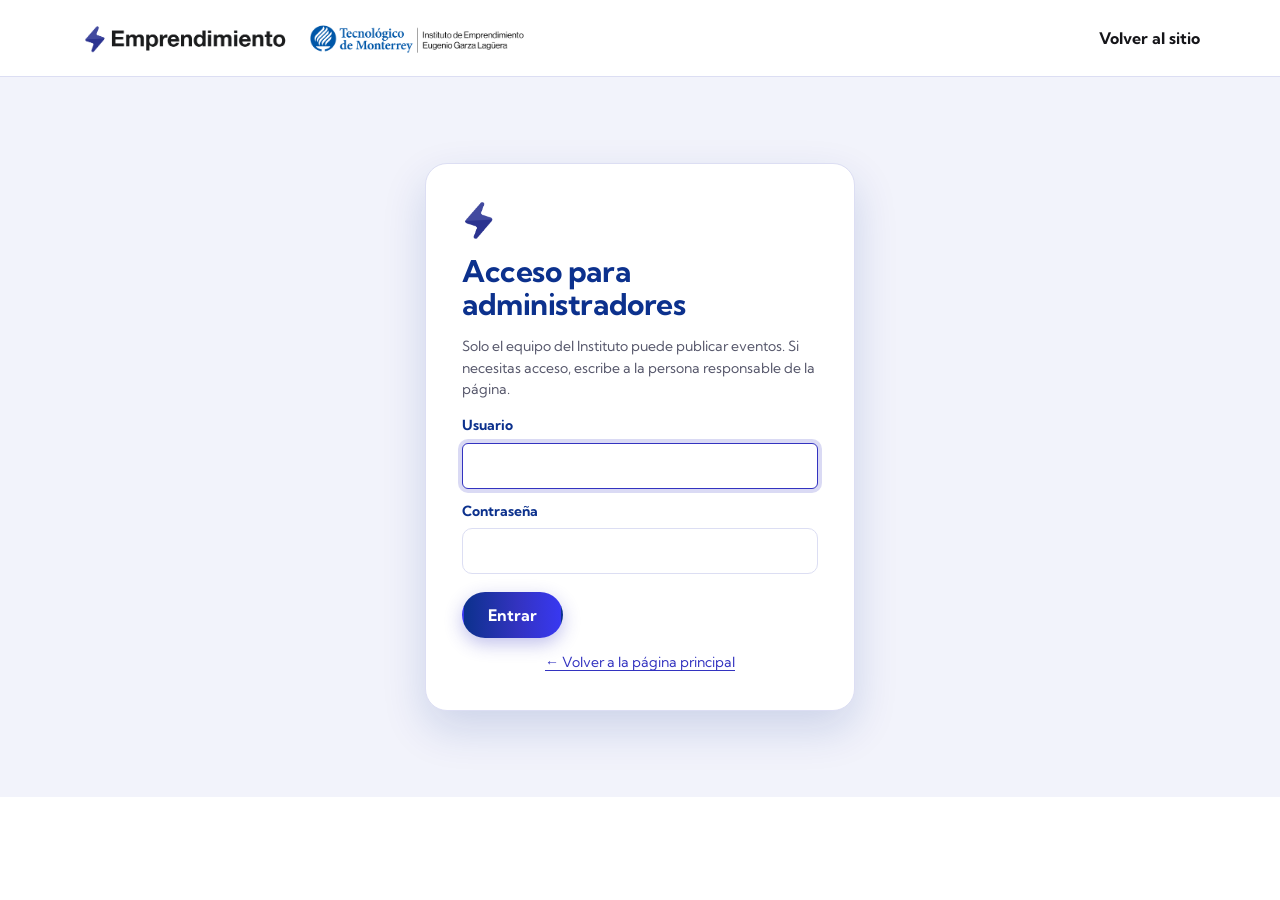
<file: admin.html>
<!doctype html>
<html lang="es">
<head>
<meta charset="utf-8">
<meta name="viewport" content="width=device-width, initial-scale=1">
<meta name="color-scheme" content="light">
<meta name="robots" content="noindex, nofollow">
<meta name="theme-color" content="#3333C0">
<link rel="icon" href="assets/rayo-azul.png" type="image/png">
<title>Iniciar sesión · Emprendimiento Tec CCM</title>
<link rel="preconnect" href="https://fonts.googleapis.com">
<link rel="preconnect" href="https://fonts.gstatic.com" crossorigin>
<link rel="stylesheet" href="https://fonts.googleapis.com/css2?family=Kumbh+Sans:wght@400;700&family=Poppins:wght@400;700;800&display=swap">
<link rel="stylesheet" href="styles.css">
</head>
<body>

<a class="skip" href="#loginTitle">Saltar al contenido</a>
<header class="site">
  <div class="wrap">
    <a class="brand" href="index.html" aria-label="Emprendimiento Tec, inicio">
      <img class="brand-wide" src="assets/logo-emprendimiento-ieegl.png" width="4624" height="453" alt="Emprendimiento e Instituto de Emprendimiento Eugenio Garza Lagüera">
      <img class="brand-compact" src="assets/logo-emprendimiento.png" width="2234" height="346" alt="Emprendimiento">
      <img class="brand-icon" src="assets/rayo-azul.png" width="421" height="507" alt="Emprendimiento">
    </a>
    <nav class="main" aria-label="Secciones">
      <a class="link" href="index.html">Volver al sitio</a>
    </nav>
  </div>
</header>

<main class="login-main">
  <form class="login-card" id="loginForm">
    <img class="rayo" src="assets/rayo-azul.png" alt="">
    <h1 id="loginTitle">Acceso para administradores</h1>
    <p class="login-note">Solo el equipo del Instituto puede publicar eventos. Si necesitas acceso, escribe a la persona responsable de la página.</p>
    <div class="fields">
      <label class="full">Usuario<input name="usuario" autocomplete="username" required autocapitalize="off" autofocus></label>
      <label class="full">Contraseña<input name="password" type="password" autocomplete="current-password" required></label>
    </div>
    <p class="login-error" id="loginError" role="alert" hidden></p>
    <div class="form-actions">
      <button class="btn btn-primary" type="submit" id="loginSubmit">Entrar</button>
    </div>
    <p class="login-back"><a href="index.html">← Volver a la página principal</a></p>
  </form>
</main>

<script>
(function () {
  'use strict';
  /* Verifica usuario y contraseña contra admin.json (PBKDF2; la contraseña nunca se guarda).
     Si admin.json trae un token de GitHub cifrado, se descifra con la contraseña (AES-GCM).
     Al entrar, la sesión se guarda en sessionStorage y se regresa a la página principal en modo admin. */
  const REPO_DEFAULT = 'danielcarrascomen/emprendimiento-tec-ccm';
  const $ = s => document.querySelector(s);
  const enc = new TextEncoder(), dec = new TextDecoder();
  const hex = b => Array.from(new Uint8Array(b), x => x.toString(16).padStart(2, '0')).join('');
  const unhex = h => new Uint8Array((String(h).match(/../g) || []).map(x => parseInt(x, 16)));
  const unb64 = s => Uint8Array.from(atob(s), c => c.charCodeAt(0));

  async function deriveKey(password, saltHex, iterations) {
    const base = await crypto.subtle.importKey('raw', enc.encode(password), 'PBKDF2', false, ['deriveBits']);
    const bits = await crypto.subtle.deriveBits({ name: 'PBKDF2', hash: 'SHA-256', salt: unhex(saltHex), iterations }, base, 512);
    return { aes: bits.slice(0, 32), check: hex(await crypto.subtle.digest('SHA-256', bits.slice(32))) };
  }
  async function login(usuario, password) {
    let cfg = null;
    try { const r = await fetch(`admin.json?t=${Date.now()}`, { cache: 'no-store' }); if (r.ok) cfg = await r.json(); } catch (e) { /* sin archivo */ }
    if (!cfg || !cfg.verificador) throw new Error('Falta configurar el acceso: abre configurar-admin.html para crear usuario y contraseña.');
    if (!window.crypto || !crypto.subtle) throw new Error('Este navegador no permite verificar la contraseña. Abre la página desde https://');
    const k = await deriveKey(password, cfg.salt, cfg.iteraciones || 600000);
    if (usuario.trim().toLowerCase() !== String(cfg.usuario || '').toLowerCase() || k.check !== cfg.verificador) throw new Error('Usuario o contraseña incorrectos.');
    let token = null;
    if (cfg.token) {
      const key = await crypto.subtle.importKey('raw', k.aes, 'AES-GCM', false, ['decrypt']);
      token = dec.decode(await crypto.subtle.decrypt({ name: 'AES-GCM', iv: unhex(cfg.iv) }, key, unb64(cfg.token)));
    }
    return { usuario: cfg.usuario, token, repo: cfg.repo || REPO_DEFAULT, rama: cfg.rama || 'main' };
  }

  // Si ya hay sesión, directo a la página en modo admin.
  try { if (sessionStorage.getItem('adminSession')) { location.replace('index.html#panel'); return; } } catch (e) { /* sin almacenamiento */ }

  const form = $('#loginForm');
  form.addEventListener('submit', async e => {
    e.preventDefault();
    const btn = $('#loginSubmit'), err = $('#loginError');
    btn.disabled = true; btn.textContent = 'Verificando…'; err.hidden = true;
    try {
      const session = await login(form.elements.usuario.value, form.elements.password.value);
      try { sessionStorage.setItem('adminSession', JSON.stringify(session)); }
      catch (ex) { throw new Error('Tu navegador bloquea el almacenamiento de sesión. Permítelo e inténtalo de nuevo.'); }
      location.replace('index.html#panel');
    } catch (ex) {
      err.textContent = ex.message || 'No se pudo iniciar sesión.'; err.hidden = false;
      btn.disabled = false; btn.textContent = 'Entrar';
    }
  });
})();
</script>

</body>
</html>
</file>
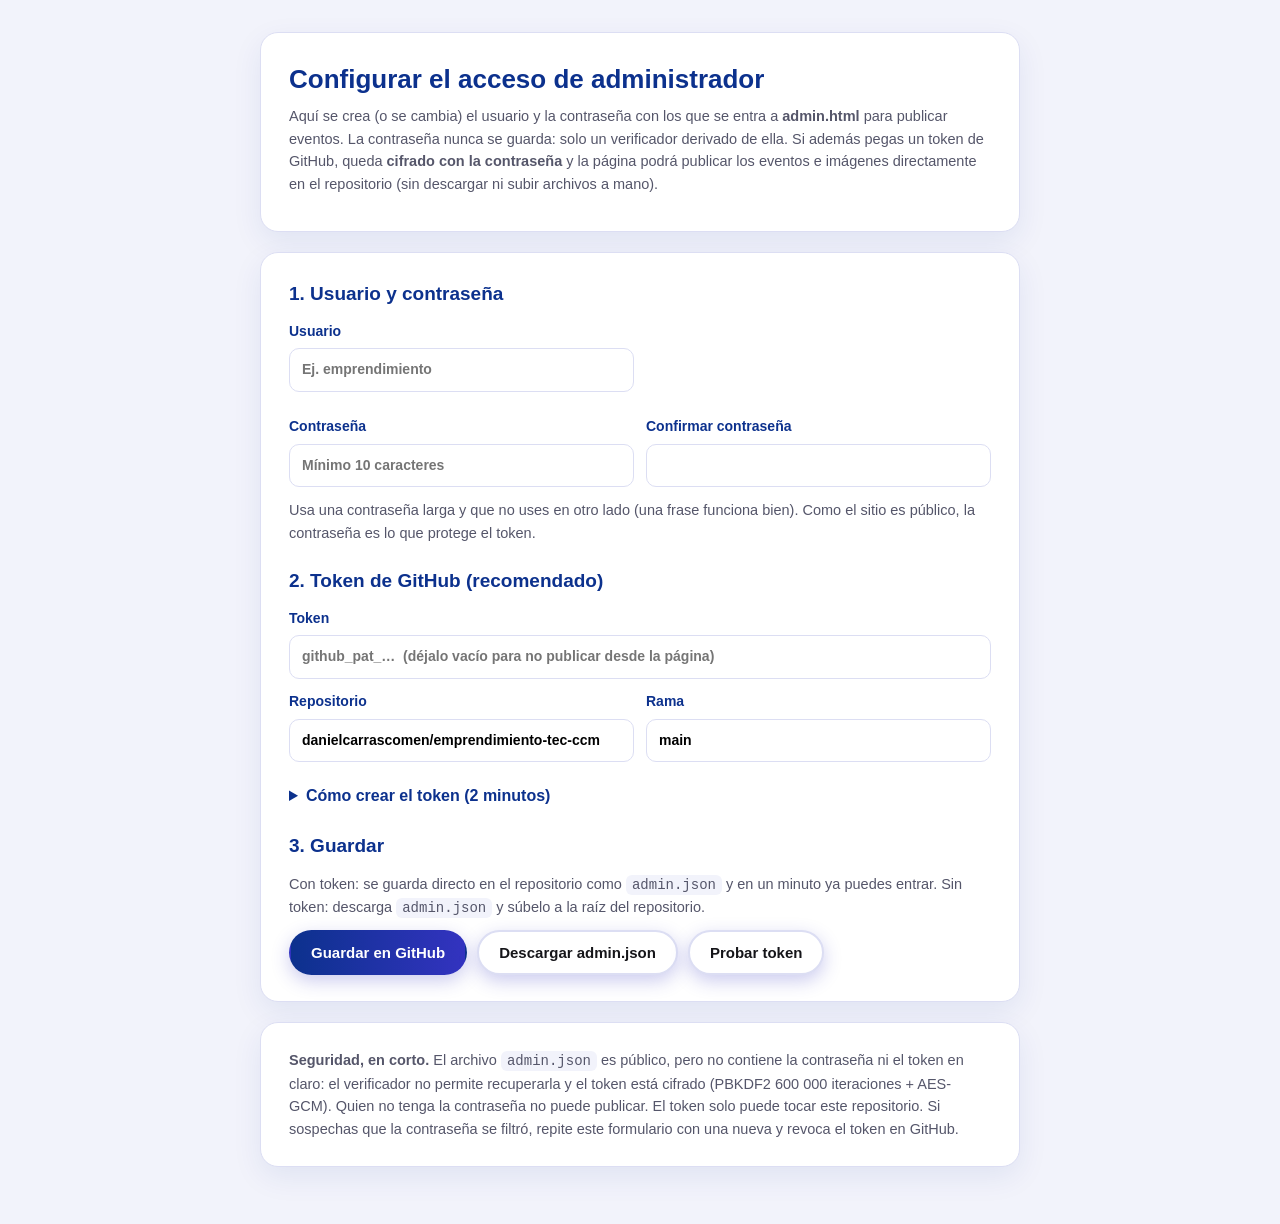
<file: configurar-admin.html>
<!doctype html>
<html lang="es">
<head>
<meta charset="utf-8">
<meta name="viewport" content="width=device-width, initial-scale=1">
<meta name="robots" content="noindex">
<meta name="color-scheme" content="light">
<title>Configurar acceso · Emprendimiento Tec CCM</title>
<link rel="icon" href="assets/rayo-azul.png" type="image/png">
<style>
  :root { color-scheme: light; --indigo: #3333C0; --navy: #0C318D; --line: #DCDEF3; --ink: #151519; --soft: #55566A; --bg: #F2F3FB; }
  * { box-sizing: border-box; }
  body { margin: 0; background: var(--bg); color: var(--ink); font-family: "Kumbh Sans", "Segoe UI", Roboto, Helvetica, Arial, sans-serif; font-size: 16px; line-height: 1.55; }
  main { width: min(760px, 100% - 32px); margin: 32px auto 60px; }
  .card { background: #fff; border: 1px solid var(--line); border-radius: 18px; padding: 26px 28px; box-shadow: 0 10px 30px rgba(12,49,141,.08); margin-bottom: 20px; }
  h1 { color: var(--navy); font-size: 26px; margin: 0 0 6px; }
  h2 { color: var(--navy); font-size: 19px; margin: 0 0 12px; }
  p { margin: 0 0 10px; }
  .muted { color: var(--soft); font-size: 14.5px; }
  label { display: grid; gap: 6px; font-size: 14px; font-weight: 700; color: var(--navy); margin-bottom: 12px; }
  input { font: inherit; padding: 10px 12px; border-radius: 10px; border: 1.5px solid var(--line); width: 100%; }
  .row { display: grid; grid-template-columns: 1fr 1fr; gap: 12px; }
  @media (max-width: 560px) { .row { grid-template-columns: 1fr; } }
  .btn { display: inline-flex; align-items: center; gap: 8px; padding: 12px 20px; border-radius: 999px; border: 2px solid transparent; font-weight: 700; font-size: 15px; cursor: pointer; text-decoration: none; box-shadow: 0 6px 18px rgba(51,51,192,.25); }
  .btn-primary { background: linear-gradient(90deg, var(--navy), var(--indigo)); color: #fff; }
  .btn-ghost { background: #fff; color: var(--ink); border-color: var(--line); }
  .btn[disabled] { opacity: .55; cursor: not-allowed; }
  .actions { display: flex; flex-wrap: wrap; gap: 10px; margin-top: 8px; }
  .msg { margin-top: 14px; padding: 12px 14px; border-radius: 10px; font-size: 14.5px; display: none; }
  .msg.ok { display: block; background: #E6F7EC; color: #0F5132; }
  .msg.err { display: block; background: #FDECEC; color: #842029; }
  ol { padding-left: 20px; } li { margin-bottom: 6px; }
  code { background: var(--bg); padding: 2px 6px; border-radius: 6px; font-size: 14px; }
  details { margin-top: 10px; } summary { cursor: pointer; font-weight: 700; color: var(--navy); }
  textarea { width: 100%; min-height: 120px; font: 13px/1.4 ui-monospace, Consolas, monospace; border-radius: 10px; border: 1.5px solid var(--line); padding: 10px; }
</style>
</head>
<body>
<main>
  <div class="card">
    <h1>Configurar el acceso de administrador</h1>
    <p class="muted">Aquí se crea (o se cambia) el usuario y la contraseña con los que se entra a <b>admin.html</b> para publicar eventos. La contraseña nunca se guarda: solo un verificador derivado de ella. Si además pegas un token de GitHub, queda <b>cifrado con la contraseña</b> y la página podrá publicar los eventos e imágenes directamente en el repositorio (sin descargar ni subir archivos a mano).</p>
  </div>

  <form class="card" id="f">
    <h2>1. Usuario y contraseña</h2>
    <div class="row">
      <label>Usuario<input name="usuario" required autocomplete="off" placeholder="Ej. emprendimiento"></label>
      <span></span>
      <label>Contraseña<input name="pw" type="password" required minlength="10" autocomplete="new-password" placeholder="Mínimo 10 caracteres"></label>
      <label>Confirmar contraseña<input name="pw2" type="password" required minlength="10" autocomplete="new-password"></label>
    </div>
    <p class="muted">Usa una contraseña larga y que no uses en otro lado (una frase funciona bien). Como el sitio es público, la contraseña es lo que protege el token.</p>

    <h2 style="margin-top:22px">2. Token de GitHub (recomendado)</h2>
    <label>Token<input name="token" type="password" autocomplete="off" placeholder="github_pat_…  (déjalo vacío para no publicar desde la página)"></label>
    <div class="row">
      <label>Repositorio<input name="repo" value="danielcarrascomen/emprendimiento-tec-ccm" required></label>
      <label>Rama<input name="rama" value="main" required></label>
    </div>
    <details>
      <summary>Cómo crear el token (2 minutos)</summary>
      <ol>
        <li>Entra a <a href="https://github.com/settings/personal-access-tokens/new" target="_blank" rel="noopener">github.com/settings/personal-access-tokens/new</a> con la cuenta dueña del repositorio.</li>
        <li><b>Token name:</b> «Página de eventos». <b>Expiration:</b> lo más largo posible (cuando venza, se genera otro y se repite este formulario).</li>
        <li><b>Repository access:</b> <i>Only select repositories</i> → elige <code>emprendimiento-tec-ccm</code>.</li>
        <li><b>Permissions → Repository permissions → Contents:</b> <i>Read and write</i>. Nada más.</li>
        <li><b>Generate token</b> y cópialo aquí. Solo se muestra una vez.</li>
      </ol>
    </details>

    <h2 style="margin-top:22px">3. Guardar</h2>
    <p class="muted">Con token: se guarda directo en el repositorio como <code>admin.json</code> y en un minuto ya puedes entrar. Sin token: descarga <code>admin.json</code> y súbelo a la raíz del repositorio.</p>
    <div class="actions">
      <button class="btn btn-primary" type="submit" id="save">Guardar en GitHub</button>
      <button class="btn btn-ghost" type="button" id="download">Descargar admin.json</button>
      <button class="btn btn-ghost" type="button" id="test">Probar token</button>
    </div>
    <div class="msg" id="msg"></div>
    <details id="rawWrap" style="display:none"><summary>Ver admin.json generado</summary><textarea id="raw" readonly></textarea></details>
  </form>

  <div class="card muted">
    <b>Seguridad, en corto.</b> El archivo <code>admin.json</code> es público, pero no contiene la contraseña ni el token en claro: el verificador no permite recuperarla y el token está cifrado (PBKDF2 600 000 iteraciones + AES-GCM). Quien no tenga la contraseña no puede publicar. El token solo puede tocar este repositorio. Si sospechas que la contraseña se filtró, repite este formulario con una nueva y revoca el token en GitHub.
  </div>
</main>
<script>
(function () {
  'use strict';
  const $ = s => document.querySelector(s);
  const enc = new TextEncoder();
  const hex = b => Array.from(new Uint8Array(b), x => x.toString(16).padStart(2, '0')).join('');
  const unhex = h => new Uint8Array((h.match(/../g) || []).map(x => parseInt(x, 16)));
  const b64 = bytes => { let s = ''; const u = new Uint8Array(bytes); for (let i = 0; i < u.length; i += 0x8000) s += String.fromCharCode.apply(null, u.subarray(i, i + 0x8000)); return btoa(s); };
  const b64utf8 = str => b64(enc.encode(str));
  const msg = (t, ok) => { const m = $('#msg'); m.textContent = t; m.className = 'msg ' + (ok ? 'ok' : 'err'); };

  async function deriveKey(password, saltHex, iterations) {
    const base = await crypto.subtle.importKey('raw', enc.encode(password), 'PBKDF2', false, ['deriveBits']);
    const bits = await crypto.subtle.deriveBits({ name: 'PBKDF2', hash: 'SHA-256', salt: unhex(saltHex), iterations }, base, 512);
    return { aes: bits.slice(0, 32), check: hex(await crypto.subtle.digest('SHA-256', bits.slice(32))) };
  }
  async function buildConfig() {
    const f = $('#f');
    const usuario = f.usuario.value.trim(), pw = f.pw.value, pw2 = f.pw2.value, token = f.token.value.trim(), repo = f.repo.value.trim(), rama = f.rama.value.trim() || 'main';
    if (!usuario) throw new Error('Escribe un usuario.');
    if (pw.length < 10) throw new Error('La contraseña debe tener al menos 10 caracteres.');
    if (pw !== pw2) throw new Error('Las contraseñas no coinciden.');
    if (!/^[\w.-]+\/[\w.-]+$/.test(repo)) throw new Error('El repositorio debe tener el formato usuario/nombre.');
    if (!window.crypto || !crypto.subtle) throw new Error('Este navegador no soporta cifrado. Abre esta página desde https://');
    const salt = hex(crypto.getRandomValues(new Uint8Array(16)));
    const iteraciones = 600000;
    const k = await deriveKey(pw, salt, iteraciones);
    const cfg = { usuario, salt, iteraciones, verificador: k.check, repo, rama, creado: new Date().toISOString().slice(0, 10) };
    if (token) {
      const iv = hex(crypto.getRandomValues(new Uint8Array(12)));
      const key = await crypto.subtle.importKey('raw', k.aes, 'AES-GCM', false, ['encrypt']);
      cfg.iv = iv;
      cfg.token = b64(await crypto.subtle.encrypt({ name: 'AES-GCM', iv: unhex(iv) }, key, enc.encode(token)));
    }
    const json = JSON.stringify(cfg, null, 2) + '\n';
    $('#raw').value = json; $('#rawWrap').style.display = 'block';
    return { cfg, json, token, repo, rama };
  }
  const ghHeaders = token => ({ Authorization: `Bearer ${token}`, Accept: 'application/vnd.github+json', 'X-GitHub-Api-Version': '2022-11-28' });

  $('#test').addEventListener('click', async () => {
    const f = $('#f'); const token = f.token.value.trim(), repo = f.repo.value.trim();
    if (!token) { msg('Pega un token para probarlo.', false); return; }
    try {
      const r = await fetch(`https://api.github.com/repos/${repo}`, { headers: ghHeaders(token) });
      if (!r.ok) throw new Error(r.status === 401 ? 'Token inválido.' : r.status === 404 ? 'El token no tiene acceso a ese repositorio (revisa "Repository access").' : `GitHub respondió ${r.status}.`);
      const j = await r.json();
      msg(j.permissions && j.permissions.push ? `Token correcto: puede escribir en ${j.full_name}.` : `El token entra a ${j.full_name} pero NO puede escribir: falta el permiso Contents: Read and write.`, !!(j.permissions && j.permissions.push));
    } catch (e) { msg(e.message, false); }
  });

  $('#download').addEventListener('click', async () => {
    try {
      const { json } = await buildConfig();
      const a = document.createElement('a'); a.href = URL.createObjectURL(new Blob([json], { type: 'application/json' })); a.download = 'admin.json'; document.body.appendChild(a); a.click(); a.remove();
      msg('admin.json descargado. Súbelo a la raíz del repositorio (reemplazando el anterior) y en un minuto ya puedes entrar en admin.html.', true);
    } catch (e) { msg(e.message, false); }
  });

  $('#f').addEventListener('submit', async e => {
    e.preventDefault();
    const btn = $('#save'); btn.disabled = true; btn.textContent = 'Guardando…';
    try {
      const { json, token, repo, rama } = await buildConfig();
      if (!token) throw new Error('Para guardar directo en GitHub necesitas el token. Si no lo tienes, usa «Descargar admin.json».');
      const url = `https://api.github.com/repos/${repo}/contents/admin.json`;
      let sha;
      const g = await fetch(`${url}?ref=${encodeURIComponent(rama)}&t=${Date.now()}`, { headers: ghHeaders(token) });
      if (g.ok) sha = (await g.json()).sha; else if (g.status !== 404) throw new Error(`GitHub respondió ${g.status} al leer admin.json.`);
      const p = await fetch(url, { method: 'PUT', headers: { ...ghHeaders(token), 'Content-Type': 'application/json' }, body: JSON.stringify({ message: 'Acceso de administrador actualizado', content: b64utf8(json), branch: rama, sha }) });
      if (!p.ok) { const t = await p.json().catch(() => ({})); throw new Error(t.message || `GitHub respondió ${p.status}.`); }
      msg('Listo: admin.json quedó guardado en el repositorio. En 1 a 2 minutos entra en admin.html con tu usuario y contraseña.', true);
      $('#f').pw.value = ''; $('#f').pw2.value = ''; $('#f').token.value = '';
    } catch (ex) { msg(ex.message, false); }
    finally { btn.disabled = false; btn.textContent = 'Guardar en GitHub'; }
  });
})();
</script>
</body>
</html>
</file>
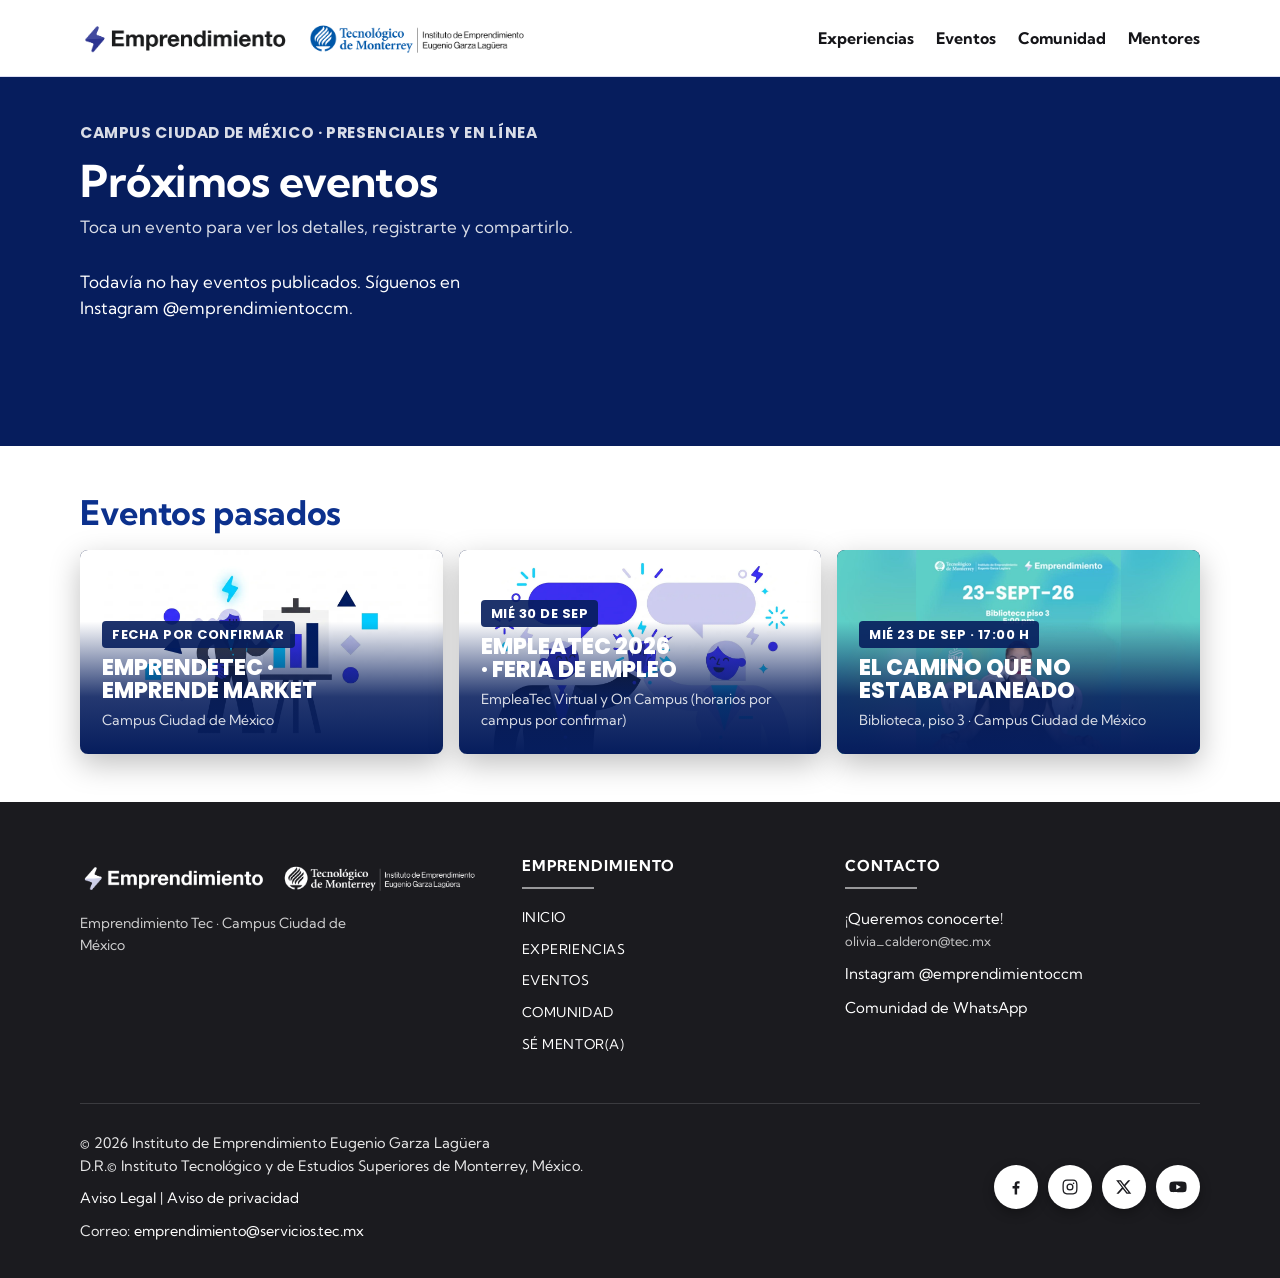
<file: eventos.html>
<!doctype html>
<html lang="es">
<head>
<meta charset="utf-8">
<meta name="viewport" content="width=device-width, initial-scale=1">
<meta name="color-scheme" content="light">
<meta name="description" content="Eventos de emprendimiento del Tec de Monterrey Campus Ciudad de México: talleres, charlas, convocatorias y más.">
<meta name="theme-color" content="#3333C0">
<meta property="og:type" content="website">
<meta property="og:title" content="Eventos · Emprendimiento Tec CCM">
<meta property="og:description" content="Próximos eventos de emprendimiento en Campus Ciudad de México y en línea.">
<meta property="og:image" content="https://danielcarrascomen.github.io/emprendimiento-tec-ccm/assets/ilustracion-1.webp">
<link rel="icon" href="assets/rayo-azul.png" type="image/png">
<title>Eventos · Emprendimiento Tec CCM</title>
<link rel="preconnect" href="https://fonts.googleapis.com">
<link rel="preconnect" href="https://fonts.gstatic.com" crossorigin>
<link rel="stylesheet" href="https://fonts.googleapis.com/css2?family=Kumbh+Sans:wght@400;700&family=Poppins:wght@400;700;800&display=swap">
<link rel="stylesheet" href="styles.css">
</head>
<body>

<a class="skip" href="#collage">Saltar al contenido</a>
<header class="site">
  <div class="wrap">
    <a class="brand" href="index.html" aria-label="Emprendimiento Tec, inicio">
      <img class="brand-wide" src="assets/logo-emprendimiento-ieegl.png" width="4624" height="453" alt="Emprendimiento e Instituto de Emprendimiento Eugenio Garza Lagüera">
      <img class="brand-compact" src="assets/logo-emprendimiento.png" width="2234" height="346" alt="Emprendimiento">
      <img class="brand-icon" src="assets/rayo-azul.png" width="421" height="507" alt="Emprendimiento">
    </a>
    <nav class="main" aria-label="Secciones">
      <a class="link" href="experiencias.html">Experiencias</a>
      <a class="link" href="eventos.html" aria-current="page">Eventos</a>
      <a class="link" href="index.html#comunidad">Comunidad</a>
      <a class="link" href="mentores.html">Mentores</a>
    </nav>
  </div>
</header>

<main id="top">
  <section class="cat-hero">
    <div class="wrap">
      <p class="xp-eyebrow">Campus Ciudad de México · presenciales y en línea</p>
      <h1>Próximos eventos</h1>
      <p>Toca un evento para ver los detalles, registrarte y compartirlo.</p>
    </div>
  </section>
  <section class="collage-wrap" id="collage" aria-label="Eventos destacados">
    <div class="wrap"><div class="collage" id="evCollage"></div></div>
  </section>
  <div id="evSections"></div>
</main>

<footer class="site">
  <div class="wrap">
    <div class="ft-top">
      <div class="ft-logo">
        <img src="assets/logo-emprendimiento-ieegl-blanco.png" alt="Tecnológico de Monterrey · Instituto de Emprendimiento Eugenio Garza Lagüera" loading="lazy">
        <p>Emprendimiento Tec · Campus Ciudad de México</p>
      </div>
      <div class="ft-col">
        <div class="group">
          <h3 class="ft-h">Emprendimiento</h3>
          <ul>
            <li><a href="index.html">Inicio</a></li>
            <li><a href="experiencias.html">Experiencias</a></li>
            <li><a href="eventos.html">Eventos</a></li>
            <li><a href="index.html#comunidad">Comunidad</a></li>
            <li><a href="mentores.html">Sé mentor(a)</a></li>
          </ul>
        </div>
      </div>
      <div class="ft-col">
        <div class="group">
          <h3 class="ft-h">Contacto</h3>
          <ul>
            <li><a class="normal" href="mailto:olivia_calderon@tec.mx">¡Queremos conocerte!</a><br><span style="font-size:13px;color:rgba(255,255,255,.75)">olivia_calderon@tec.mx</span></li>
            <li><a class="normal" href="https://www.instagram.com/emprendimientoccm/" target="_blank" rel="noopener">Instagram @emprendimientoccm</a></li>
            <li><a class="normal" href="https://chat.whatsapp.com/FTodgXKLPKj4xesST2lMVT" target="_blank" rel="noopener">Comunidad de WhatsApp</a></li>
          </ul>
        </div>
      </div>
    </div>
    <div class="ft-bottom">
      <div class="ft-legal">
        <p>© 2026 Instituto de Emprendimiento Eugenio Garza Lagüera<br>D.R.© Instituto Tecnológico y de Estudios Superiores de Monterrey, México.</p>
        <p><a href="https://tec.mx/es/aviso-legal" target="_blank" rel="noopener">Aviso Legal</a> | <a href="https://tec.mx/es/aviso-de-privacidad" target="_blank" rel="noopener">Aviso de privacidad</a></p>
        <p>Correo: <a href="mailto:emprendimiento@servicios.tec.mx">emprendimiento@servicios.tec.mx</a></p>
      </div>
      <div class="ft-social" aria-label="Redes sociales">
        <a href="https://www.facebook.com/EmprendimientoTec" target="_blank" rel="noopener" aria-label="Facebook"><svg viewBox="0 0 24 24" aria-hidden="true"><path d="M13.5 22v-8h2.7l.4-3.2h-3.1V8.8c0-.9.3-1.6 1.6-1.6h1.7V4.4c-.3 0-1.3-.1-2.5-.1-2.5 0-4.1 1.5-4.1 4.2v2.3H7.4V14h2.8v8z"/></svg></a>
        <a href="https://www.instagram.com/emprendimientoccm/" target="_blank" rel="noopener" aria-label="Instagram"><svg viewBox="0 0 24 24" aria-hidden="true"><path d="M12 7.3a4.7 4.7 0 1 0 0 9.4 4.7 4.7 0 0 0 0-9.4zm0 7.7a3 3 0 1 1 0-6 3 3 0 0 1 0 6zm5.9-7.9a1.1 1.1 0 1 1-2.2 0 1.1 1.1 0 0 1 2.2 0zM12 3.7c2.7 0 3 0 4.1.1 2.7.1 4 1.4 4.1 4.1.1 1.1.1 1.4.1 4.1s0 3-.1 4.1c-.1 2.7-1.4 4-4.1 4.1-1.1.1-1.4.1-4.1.1s-3 0-4.1-.1c-2.7-.1-4-1.4-4.1-4.1C3.7 15 3.7 14.7 3.7 12s0-3 .1-4.1c.1-2.7 1.4-4 4.1-4.1 1.1-.1 1.4-.1 4.1-.1zM12 2C9.3 2 8.9 2 7.9 2.1 4.2 2.2 2.2 4.2 2.1 7.9 2 8.9 2 9.3 2 12s0 3.1.1 4.1c.1 3.7 2.1 5.7 5.8 5.8 1 .1 1.4.1 4.1.1s3.1 0 4.1-.1c3.7-.1 5.7-2.1 5.8-5.8.1-1 .1-1.4.1-4.1s0-3.1-.1-4.1c-.1-3.7-2.1-5.7-5.8-5.8C15.1 2 14.7 2 12 2z"/></svg></a>
        <a href="https://x.com/EmprendimientoT" target="_blank" rel="noopener" aria-label="X"><svg viewBox="0 0 24 24" aria-hidden="true"><path d="M17.5 3h3l-6.8 7.8L21.7 21h-6.3l-4.9-6.4L4.9 21h-3l7.3-8.3L1.5 3h6.4l4.4 5.9zm-1.1 16.2h1.7L6.8 4.7H5z"/></svg></a>
        <a href="https://www.youtube.com/@EmprendimientoTec" target="_blank" rel="noopener" aria-label="YouTube"><svg viewBox="0 0 24 24" aria-hidden="true"><path d="M23 7.2c-.3-1-1-1.8-2-2C19.2 4.7 12 4.7 12 4.7s-7.2 0-9 .5c-1 .3-1.8 1-2 2C.5 9 .5 12 .5 12s0 3 .5 4.8c.3 1 1 1.8 2 2 1.8.5 9 .5 9 .5s7.2 0 9-.5c1-.3 1.8-1 2-2 .5-1.8.5-4.8.5-4.8s0-3-.5-4.8zM9.7 15.3V8.7l6 3.3z"/></svg></a>
      </div>
    </div>
  </div>
</footer>

<script src="catalogo.js"></script>
</body>
</html>
</file>
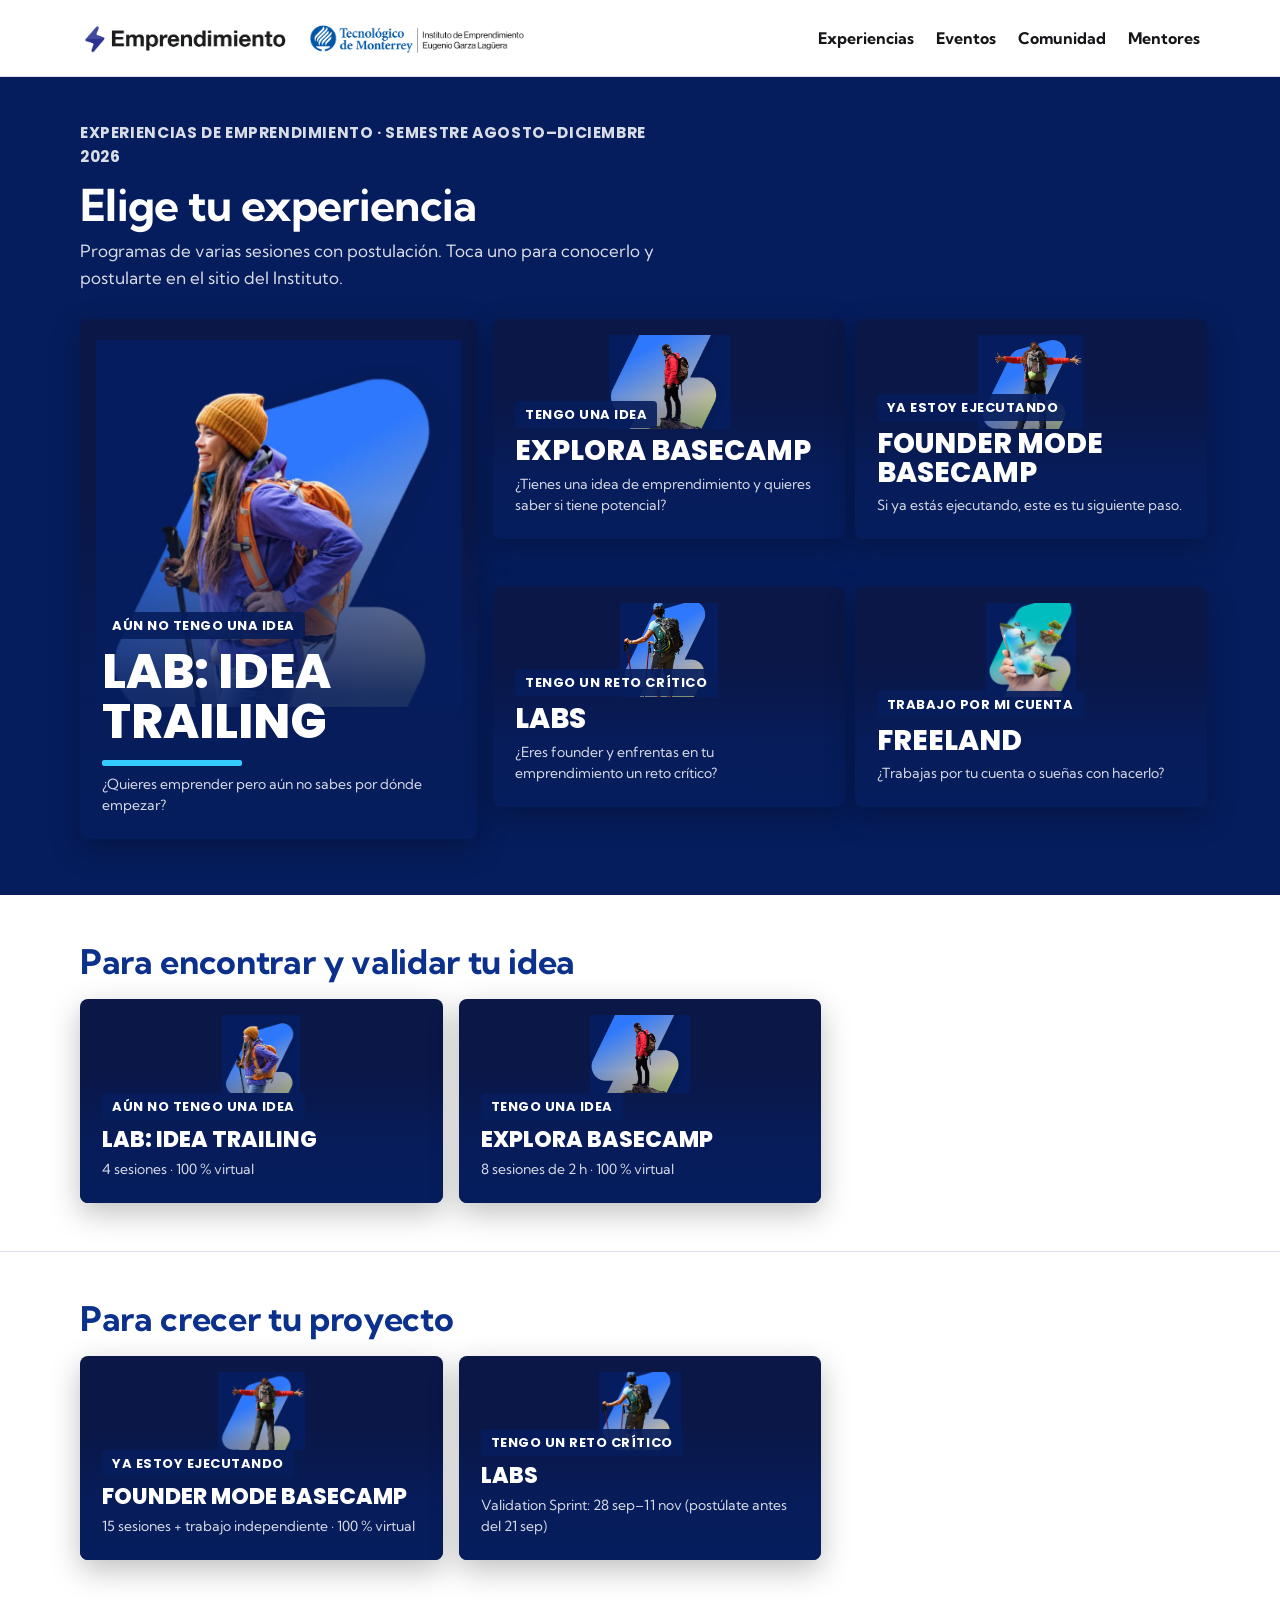
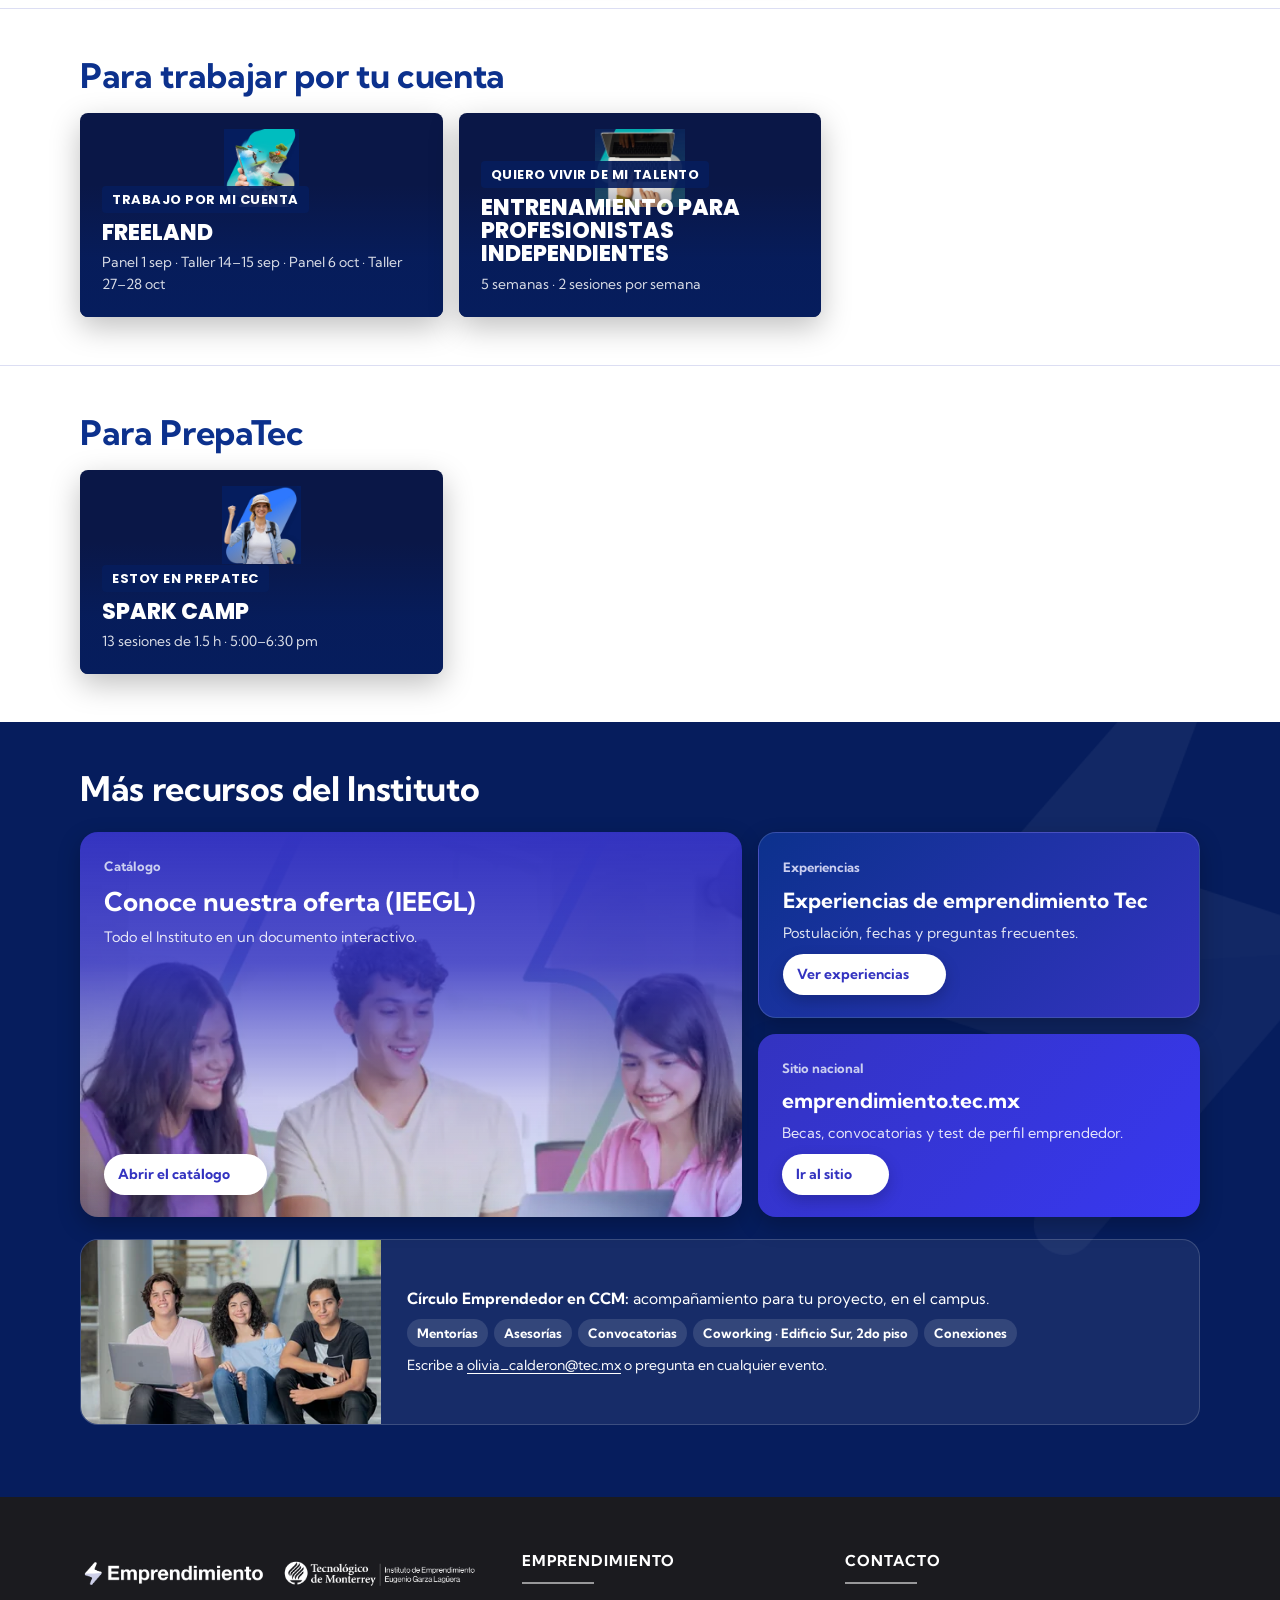
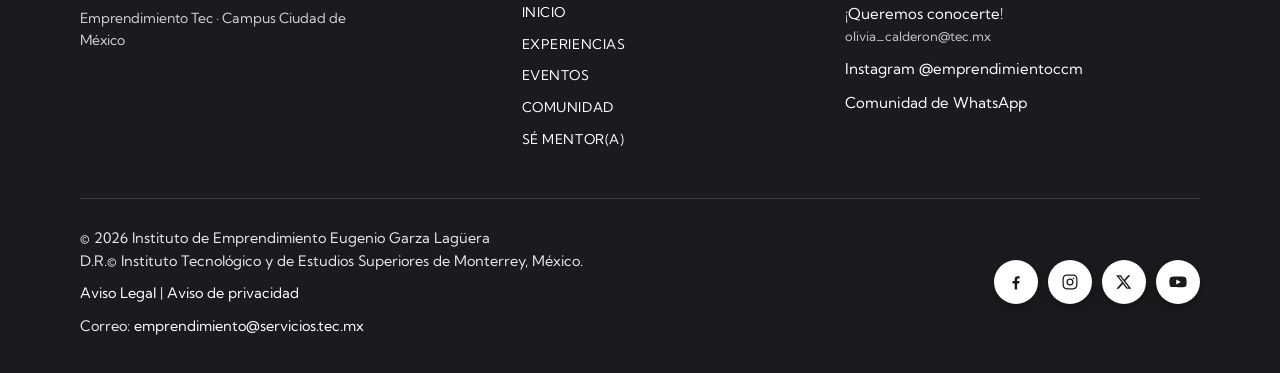
<file: experiencias.html>
<!doctype html>
<html lang="es">
<head>
<meta charset="utf-8">
<meta name="viewport" content="width=device-width, initial-scale=1">
<meta name="color-scheme" content="light">
<meta name="description" content="Experiencias de Emprendimiento del Tec de Monterrey: programas por etapa con postulación. Campus Ciudad de México.">
<meta name="theme-color" content="#3333C0">
<meta property="og:type" content="website">
<meta property="og:title" content="Experiencias de Emprendimiento · Tec CCM">
<meta property="og:description" content="Elige tu experiencia según tu etapa: Lab, Explora, Founder Mode, Labs, Freeland, SparkCamp.">
<meta property="og:image" content="https://danielcarrascomen.github.io/emprendimiento-tec-ccm/assets/experiencia-explora.webp">
<link rel="icon" href="assets/rayo-azul.png" type="image/png">
<title>Experiencias · Emprendimiento Tec CCM</title>
<link rel="preconnect" href="https://fonts.googleapis.com">
<link rel="preconnect" href="https://fonts.gstatic.com" crossorigin>
<link rel="stylesheet" href="https://fonts.googleapis.com/css2?family=Kumbh+Sans:wght@400;700&family=Poppins:wght@400;700;800&display=swap">
<link rel="stylesheet" href="styles.css">
</head>
<body>

<a class="skip" href="#collage">Saltar al contenido</a>
<header class="site">
  <div class="wrap">
    <a class="brand" href="index.html" aria-label="Emprendimiento Tec, inicio">
      <img class="brand-wide" src="assets/logo-emprendimiento-ieegl.png" width="4624" height="453" alt="Emprendimiento e Instituto de Emprendimiento Eugenio Garza Lagüera">
      <img class="brand-compact" src="assets/logo-emprendimiento.png" width="2234" height="346" alt="Emprendimiento">
      <img class="brand-icon" src="assets/rayo-azul.png" width="421" height="507" alt="Emprendimiento">
    </a>
    <nav class="main" aria-label="Secciones">
      <a class="link" href="experiencias.html" aria-current="page">Experiencias</a>
      <a class="link" href="eventos.html">Eventos</a>
      <a class="link" href="index.html#comunidad">Comunidad</a>
      <a class="link" href="mentores.html">Mentores</a>
    </nav>
  </div>
</header>

<main id="top">
  <section class="cat-hero">
    <div class="wrap">
      <p class="xp-eyebrow">Experiencias de Emprendimiento · Semestre agosto–diciembre 2026</p>
      <h1>Elige tu experiencia</h1>
      <p>Programas de varias sesiones con postulación. Toca uno para conocerlo y postularte en el sitio del Instituto.</p>
    </div>
  </section>
  <section class="collage-wrap" id="collage" aria-label="Experiencias destacadas">
    <div class="wrap"><div class="collage" id="progCollage"></div></div>
  </section>
  <div id="progSections"></div>
  <section class="xp xp-more-sec" aria-labelledby="recTitle">
    <div class="wrap">
      <h2 id="recTitle">Más recursos del Instituto</h2>
      <div class="resources">
        <a class="res reveal" style="--i:0" href="https://heyzine.com/flip-book/97c2691988.html" target="_blank" rel="noopener">
          <small>Catálogo</small>
          <b>Conoce nuestra oferta (IEEGL)</b>
          <span>Todo el Instituto en un documento interactivo.</span>
          <span class="go">Abrir el catálogo <span class="arrow">→</span></span>
        </a>
        <a class="res reveal" style="--i:1" href="https://sites.google.com/tec.mx/emprendimiento-tec/" target="_blank" rel="noopener">
          <small>Experiencias</small>
          <b>Experiencias de emprendimiento Tec</b>
          <span>Postulación, fechas y preguntas frecuentes.</span>
          <span class="go">Ver experiencias <span class="arrow">→</span></span>
        </a>
        <a class="res reveal" style="--i:2" href="https://emprendimiento.tec.mx/es" target="_blank" rel="noopener">
          <small>Sitio nacional</small>
          <b>emprendimiento.tec.mx</b>
          <span>Becas, convocatorias y test de perfil emprendedor.</span>
          <span class="go">Ir al sitio <span class="arrow">→</span></span>
        </a>
      </div>

      <div class="circulo">
        <img src="assets/foto-estudiantes.webp" alt="Tres estudiantes del Tec sentados en unas escaleras con una laptop" loading="lazy">
        <div class="txt">
          <p><b>Círculo Emprendedor en CCM:</b> acompañamiento para tu proyecto, en el campus.</p>
          <div class="tags"><span>Mentorías</span><span>Asesorías</span><span>Convocatorias</span><span>Coworking · Edificio Sur, 2do piso</span><span>Conexiones</span></div>
          <p style="font-size:14px">Escribe a <a href="mailto:olivia_calderon@tec.mx">olivia_calderon@tec.mx</a> o pregunta en cualquier evento.</p>
        </div>
      </div>
    </div>
  </section>
</main>

<footer class="site">
  <div class="wrap">
    <div class="ft-top">
      <div class="ft-logo">
        <img src="assets/logo-emprendimiento-ieegl-blanco.png" alt="Tecnológico de Monterrey · Instituto de Emprendimiento Eugenio Garza Lagüera" loading="lazy">
        <p>Emprendimiento Tec · Campus Ciudad de México</p>
      </div>
      <div class="ft-col">
        <div class="group">
          <h3 class="ft-h">Emprendimiento</h3>
          <ul>
            <li><a href="index.html">Inicio</a></li>
            <li><a href="experiencias.html">Experiencias</a></li>
            <li><a href="eventos.html">Eventos</a></li>
            <li><a href="index.html#comunidad">Comunidad</a></li>
            <li><a href="mentores.html">Sé mentor(a)</a></li>
          </ul>
        </div>
      </div>
      <div class="ft-col">
        <div class="group">
          <h3 class="ft-h">Contacto</h3>
          <ul>
            <li><a class="normal" href="mailto:olivia_calderon@tec.mx">¡Queremos conocerte!</a><br><span style="font-size:13px;color:rgba(255,255,255,.75)">olivia_calderon@tec.mx</span></li>
            <li><a class="normal" href="https://www.instagram.com/emprendimientoccm/" target="_blank" rel="noopener">Instagram @emprendimientoccm</a></li>
            <li><a class="normal" href="https://chat.whatsapp.com/FTodgXKLPKj4xesST2lMVT" target="_blank" rel="noopener">Comunidad de WhatsApp</a></li>
          </ul>
        </div>
      </div>
    </div>
    <div class="ft-bottom">
      <div class="ft-legal">
        <p>© 2026 Instituto de Emprendimiento Eugenio Garza Lagüera<br>D.R.© Instituto Tecnológico y de Estudios Superiores de Monterrey, México.</p>
        <p><a href="https://tec.mx/es/aviso-legal" target="_blank" rel="noopener">Aviso Legal</a> | <a href="https://tec.mx/es/aviso-de-privacidad" target="_blank" rel="noopener">Aviso de privacidad</a></p>
        <p>Correo: <a href="mailto:emprendimiento@servicios.tec.mx">emprendimiento@servicios.tec.mx</a></p>
      </div>
      <div class="ft-social" aria-label="Redes sociales">
        <a href="https://www.facebook.com/EmprendimientoTec" target="_blank" rel="noopener" aria-label="Facebook"><svg viewBox="0 0 24 24" aria-hidden="true"><path d="M13.5 22v-8h2.7l.4-3.2h-3.1V8.8c0-.9.3-1.6 1.6-1.6h1.7V4.4c-.3 0-1.3-.1-2.5-.1-2.5 0-4.1 1.5-4.1 4.2v2.3H7.4V14h2.8v8z"/></svg></a>
        <a href="https://www.instagram.com/emprendimientoccm/" target="_blank" rel="noopener" aria-label="Instagram"><svg viewBox="0 0 24 24" aria-hidden="true"><path d="M12 7.3a4.7 4.7 0 1 0 0 9.4 4.7 4.7 0 0 0 0-9.4zm0 7.7a3 3 0 1 1 0-6 3 3 0 0 1 0 6zm5.9-7.9a1.1 1.1 0 1 1-2.2 0 1.1 1.1 0 0 1 2.2 0zM12 3.7c2.7 0 3 0 4.1.1 2.7.1 4 1.4 4.1 4.1.1 1.1.1 1.4.1 4.1s0 3-.1 4.1c-.1 2.7-1.4 4-4.1 4.1-1.1.1-1.4.1-4.1.1s-3 0-4.1-.1c-2.7-.1-4-1.4-4.1-4.1C3.7 15 3.7 14.7 3.7 12s0-3 .1-4.1c.1-2.7 1.4-4 4.1-4.1 1.1-.1 1.4-.1 4.1-.1zM12 2C9.3 2 8.9 2 7.9 2.1 4.2 2.2 2.2 4.2 2.1 7.9 2 8.9 2 9.3 2 12s0 3.1.1 4.1c.1 3.7 2.1 5.7 5.8 5.8 1 .1 1.4.1 4.1.1s3.1 0 4.1-.1c3.7-.1 5.7-2.1 5.8-5.8.1-1 .1-1.4.1-4.1s0-3.1-.1-4.1c-.1-3.7-2.1-5.7-5.8-5.8C15.1 2 14.7 2 12 2z"/></svg></a>
        <a href="https://x.com/EmprendimientoT" target="_blank" rel="noopener" aria-label="X"><svg viewBox="0 0 24 24" aria-hidden="true"><path d="M17.5 3h3l-6.8 7.8L21.7 21h-6.3l-4.9-6.4L4.9 21h-3l7.3-8.3L1.5 3h6.4l4.4 5.9zm-1.1 16.2h1.7L6.8 4.7H5z"/></svg></a>
        <a href="https://www.youtube.com/@EmprendimientoTec" target="_blank" rel="noopener" aria-label="YouTube"><svg viewBox="0 0 24 24" aria-hidden="true"><path d="M23 7.2c-.3-1-1-1.8-2-2C19.2 4.7 12 4.7 12 4.7s-7.2 0-9 .5c-1 .3-1.8 1-2 2C.5 9 .5 12 .5 12s0 3 .5 4.8c.3 1 1 1.8 2 2 1.8.5 9 .5 9 .5s7.2 0 9-.5c1-.3 1.8-1 2-2 .5-1.8.5-4.8.5-4.8s0-3-.5-4.8zM9.7 15.3V8.7l6 3.3z"/></svg></a>
      </div>
    </div>
  </div>
</footer>

<script src="programas.js"></script>
<script src="catalogo.js"></script>
</body>
</html>
</file>
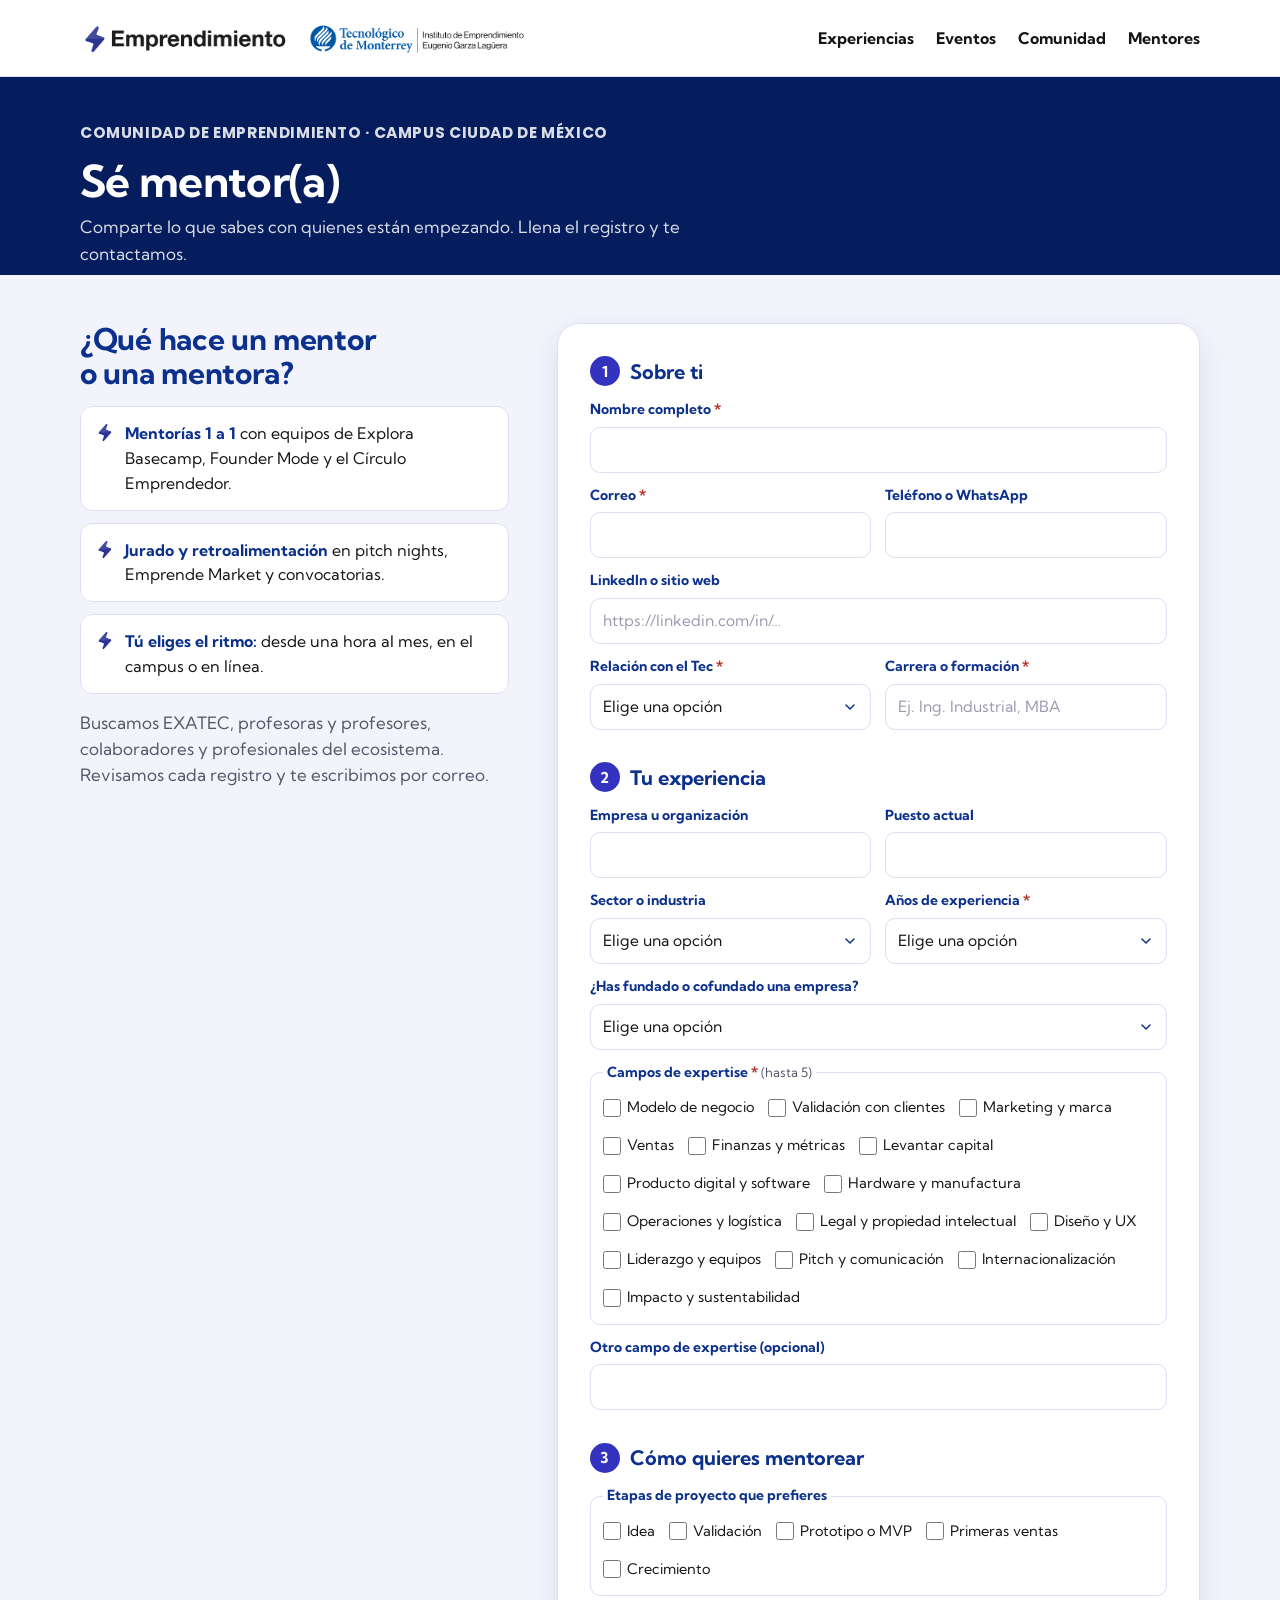
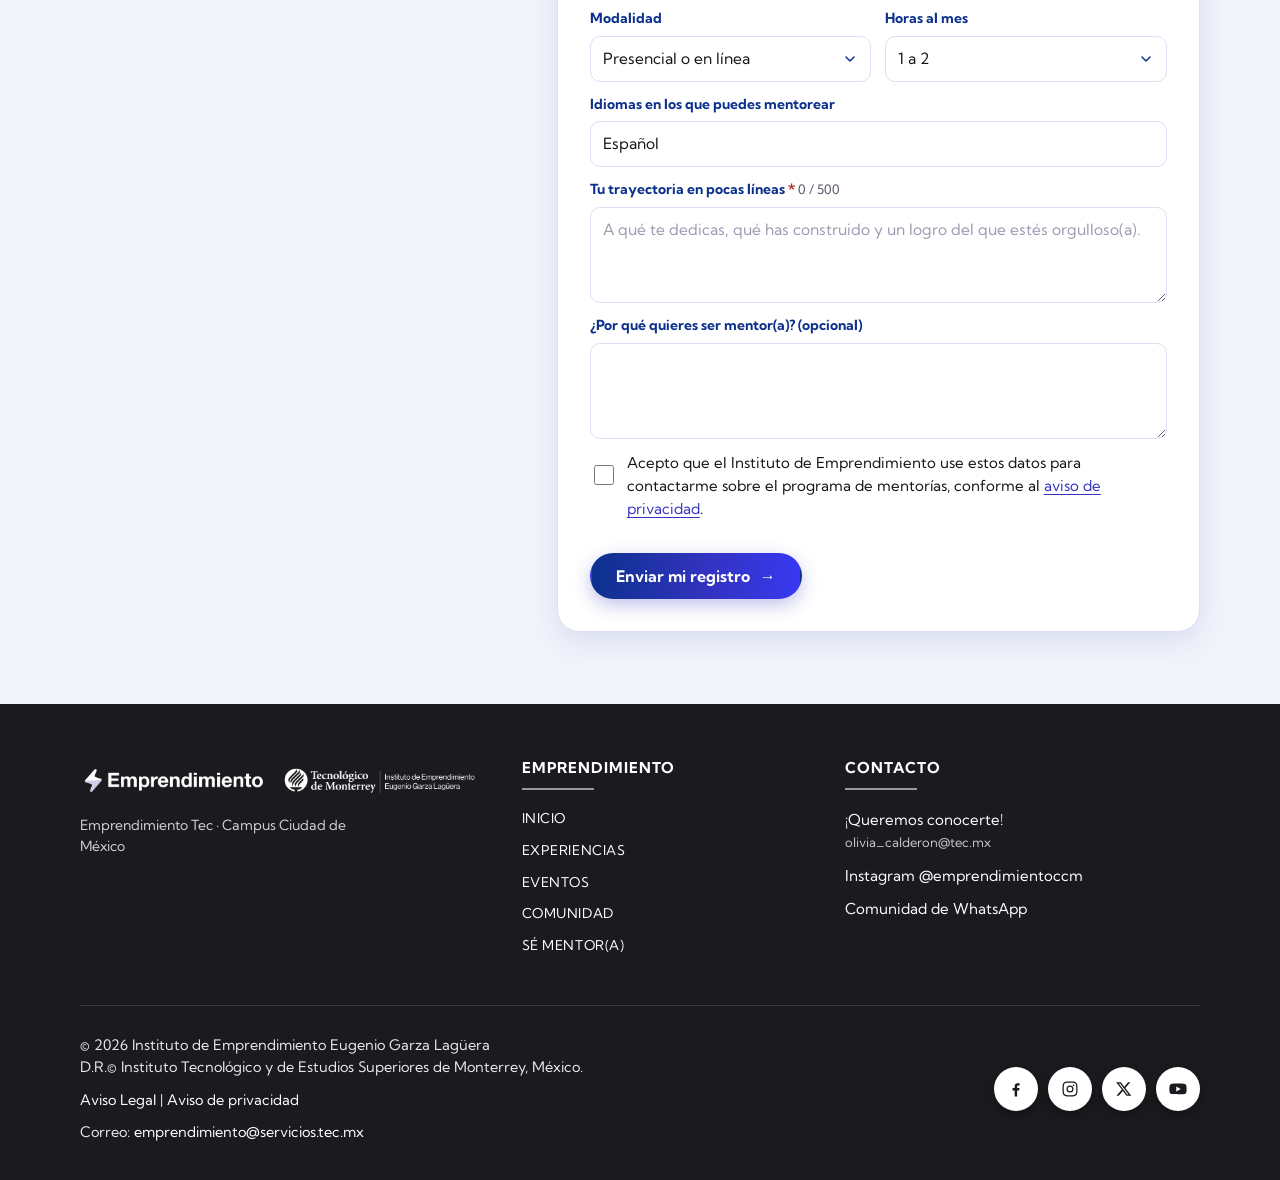
<file: mentores.html>
<!doctype html>
<html lang="es">
<head>
<meta charset="utf-8">
<meta name="viewport" content="width=device-width, initial-scale=1">
<meta name="color-scheme" content="light">
<meta name="description" content="Regístrate como mentor(a) de la comunidad de emprendimiento del Tec de Monterrey, Campus Ciudad de México.">
<meta name="theme-color" content="#3333C0">
<meta property="og:type" content="website">
<meta property="og:title" content="Sé mentor(a) · Emprendimiento Tec CCM">
<meta property="og:description" content="Comparte lo que sabes con los equipos emprendedores del campus.">
<meta property="og:image" content="https://danielcarrascomen.github.io/emprendimiento-tec-ccm/assets/ilustracion-1.webp">
<link rel="icon" href="assets/rayo-azul.png" type="image/png">
<title>Sé mentor(a) · Emprendimiento Tec CCM</title>
<link rel="preconnect" href="https://fonts.googleapis.com">
<link rel="preconnect" href="https://fonts.gstatic.com" crossorigin>
<link rel="stylesheet" href="https://fonts.googleapis.com/css2?family=Kumbh+Sans:wght@400;700&family=Poppins:wght@400;700;800&display=swap">
<link rel="stylesheet" href="styles.css">
</head>
<body>

<a class="skip" href="#mentorForm">Saltar al contenido</a>
<header class="site">
  <div class="wrap">
    <a class="brand" href="index.html" aria-label="Emprendimiento Tec, inicio">
      <img class="brand-wide" src="assets/logo-emprendimiento-ieegl.png" width="4624" height="453" alt="Emprendimiento e Instituto de Emprendimiento Eugenio Garza Lagüera">
      <img class="brand-compact" src="assets/logo-emprendimiento.png" width="2234" height="346" alt="Emprendimiento">
      <img class="brand-icon" src="assets/rayo-azul.png" width="421" height="507" alt="Emprendimiento">
    </a>
    <nav class="main" aria-label="Secciones">
      <a class="link" href="experiencias.html">Experiencias</a>
      <a class="link" href="eventos.html">Eventos</a>
      <a class="link" href="index.html#comunidad">Comunidad</a>
      <a class="link" href="mentores.html" aria-current="page">Mentores</a>
    </nav>
  </div>
</header>

<main id="top">
  <section class="cat-hero">
    <div class="wrap">
      <p class="xp-eyebrow">Comunidad de emprendimiento · Campus Ciudad de México</p>
      <h1>Sé mentor(a)</h1>
      <p>Comparte lo que sabes con quienes están empezando. Llena el registro y te contactamos.</p>
    </div>
  </section>

  <section class="me-sec" aria-label="Registro de mentores">
    <div class="wrap me-grid">
      <div class="me-copy">
        <h2>¿Qué hace un mentor o una mentora?</h2>
        <ul class="me-list">
          <li><b>Mentorías 1 a 1</b> con equipos de Explora Basecamp, Founder Mode y el Círculo Emprendedor.</li>
          <li><b>Jurado y retroalimentación</b> en pitch nights, Emprende Market y convocatorias.</li>
          <li><b>Tú eliges el ritmo:</b> desde una hora al mes, en el campus o en línea.</li>
        </ul>
        <p class="muted">Buscamos EXATEC, profesoras y profesores, colaboradores y profesionales del ecosistema. Revisamos cada registro y te escribimos por correo.</p>
      </div>

      <div>
        <form class="me-form" id="mentorForm" novalidate>
          <fieldset class="me-fs"><legend><span class="n">1</span>Sobre ti</legend>
            <div class="fields">
              <label class="full"><span>Nombre completo <span class="req" aria-hidden="true">*</span></span><input name="nombre" autocomplete="name" maxlength="90" required></label>
              <label><span>Correo <span class="req" aria-hidden="true">*</span></span><input name="correo" type="email" autocomplete="email" maxlength="120" required></label>
              <label><span>Teléfono o WhatsApp</span><input name="telefono" type="tel" autocomplete="tel" maxlength="30"></label>
              <label class="full"><span>LinkedIn o sitio web</span><input name="linkedin" type="url" placeholder="https://linkedin.com/in/…" maxlength="200"></label>
              <label><span>Relación con el Tec <span class="req" aria-hidden="true">*</span></span>
                <select name="relacion" required><option value="">Elige una opción</option><option>EXATEC</option><option>Profesor(a) Tec</option><option>Colaborador(a) Tec</option><option>Estudiante de posgrado Tec</option><option>Externo(a) al Tec</option></select>
              </label>
              <label><span>Carrera o formación <span class="req" aria-hidden="true">*</span></span><input name="carrera" maxlength="120" placeholder="Ej. Ing. Industrial, MBA" required></label>
            </div>
          </fieldset>

          <fieldset class="me-fs"><legend><span class="n">2</span>Tu experiencia</legend>
            <div class="fields">
              <label><span>Empresa u organización</span><input name="empresa" autocomplete="organization" maxlength="100"></label>
              <label><span>Puesto actual</span><input name="puesto" autocomplete="organization-title" maxlength="100"></label>
              <label><span>Sector o industria</span><select name="sector"><option value="">Elige una opción</option></select></label>
              <label><span>Años de experiencia <span class="req" aria-hidden="true">*</span></span>
                <select name="anios" required><option value="">Elige una opción</option><option>Menos de 3</option><option>3 a 5</option><option>6 a 10</option><option>11 a 20</option><option>Más de 20</option></select>
              </label>
              <label class="full"><span>¿Has fundado o cofundado una empresa?</span>
                <select name="fundador"><option value="">Elige una opción</option><option>Sí, y sigue operando</option><option>Sí, pero ya no opera</option><option>No, pero he trabajado en startups</option><option>No</option></select>
              </label>
              <fieldset class="full chk-group"><legend>Campos de expertise <span class="req" aria-hidden="true">*</span> <span class="hint">(hasta 5)</span></legend><div class="opts" id="areasPick"></div></fieldset>
              <label class="full"><span>Otro campo de expertise (opcional)</span><input name="otraArea" maxlength="80"></label>
            </div>
          </fieldset>

          <fieldset class="me-fs"><legend><span class="n">3</span>Cómo quieres mentorear</legend>
            <div class="fields">
              <fieldset class="full chk-group"><legend>Etapas de proyecto que prefieres</legend><div class="opts" id="etapasPick"></div></fieldset>
              <label><span>Modalidad</span><select name="modalidad"><option>Presencial o en línea</option><option>Presencial en Campus CCM</option><option>En línea</option></select></label>
              <label><span>Horas al mes</span><select name="horas"><option>1 a 2</option><option>3 a 4</option><option>5 o más</option></select></label>
              <label class="full"><span>Idiomas en los que puedes mentorear</span><input name="idiomas" value="Español" maxlength="80"></label>
              <label class="full"><span>Tu trayectoria en pocas líneas <span class="req" aria-hidden="true">*</span> <span class="hint" id="bioCount">0 / 500</span></span><textarea name="bio" maxlength="500" required placeholder="A qué te dedicas, qué has construido y un logro del que estés orgulloso(a)."></textarea></label>
              <label class="full"><span>¿Por qué quieres ser mentor(a)? (opcional)</span><textarea name="motivo" maxlength="400"></textarea></label>
              <label class="full me-check"><input type="checkbox" name="acepto" required><span>Acepto que el Instituto de Emprendimiento use estos datos para contactarme sobre el programa de mentorías, conforme al <a href="https://tec.mx/es/aviso-de-privacidad" target="_blank" rel="noopener">aviso de privacidad</a>.</span></label>
            </div>
          </fieldset>
          <p class="me-err" id="meErr" role="alert"></p>
          <div><button class="btn btn-primary" type="submit" id="meSubmit">Enviar mi registro <span class="arrow">→</span></button></div>
        </form>

        <div class="me-done" id="mentorDone" hidden tabindex="-1">
          <h2 id="meDoneTitle">¡Gracias!</h2>
          <p id="meDoneText">Recibimos tu registro. El equipo del Instituto lo revisa y te escribe por correo en los próximos días.</p>
          <div class="cta-row"><a class="btn btn-secondary btn-sm" href="index.html#eventos">Ver próximos eventos</a><button class="btn btn-ghost btn-sm" type="button" id="meAgain">Registrar a otra persona</button></div>
        </div>
      </div>
    </div>
  </section>
</main>

<footer class="site">
  <div class="wrap">
    <div class="ft-top">
      <div class="ft-logo">
        <img src="assets/logo-emprendimiento-ieegl-blanco.png" alt="Tecnológico de Monterrey · Instituto de Emprendimiento Eugenio Garza Lagüera" loading="lazy">
        <p>Emprendimiento Tec · Campus Ciudad de México</p>
      </div>
      <div class="ft-col">
        <div class="group">
          <h3 class="ft-h">Emprendimiento</h3>
          <ul>
            <li><a href="index.html">Inicio</a></li>
            <li><a href="experiencias.html">Experiencias</a></li>
            <li><a href="eventos.html">Eventos</a></li>
            <li><a href="index.html#comunidad">Comunidad</a></li>
            <li><a href="mentores.html">Sé mentor(a)</a></li>
          </ul>
        </div>
      </div>
      <div class="ft-col">
        <div class="group">
          <h3 class="ft-h">Contacto</h3>
          <ul>
            <li><a class="normal" href="mailto:olivia_calderon@tec.mx">¡Queremos conocerte!</a><br><span style="font-size:13px;color:rgba(255,255,255,.75)">olivia_calderon@tec.mx</span></li>
            <li><a class="normal" href="https://www.instagram.com/emprendimientoccm/" target="_blank" rel="noopener">Instagram @emprendimientoccm</a></li>
            <li><a class="normal" href="https://chat.whatsapp.com/FTodgXKLPKj4xesST2lMVT" target="_blank" rel="noopener">Comunidad de WhatsApp</a></li>
          </ul>
        </div>
      </div>
    </div>
    <div class="ft-bottom">
      <div class="ft-legal">
        <p>© 2026 Instituto de Emprendimiento Eugenio Garza Lagüera<br>D.R.© Instituto Tecnológico y de Estudios Superiores de Monterrey, México.</p>
        <p><a href="https://tec.mx/es/aviso-legal" target="_blank" rel="noopener">Aviso Legal</a> | <a href="https://tec.mx/es/aviso-de-privacidad" target="_blank" rel="noopener">Aviso de privacidad</a></p>
        <p>Correo: <a href="mailto:emprendimiento@servicios.tec.mx">emprendimiento@servicios.tec.mx</a></p>
      </div>
      <div class="ft-social" aria-label="Redes sociales">
        <a href="https://www.facebook.com/EmprendimientoTec" target="_blank" rel="noopener" aria-label="Facebook"><svg viewBox="0 0 24 24" aria-hidden="true"><path d="M13.5 22v-8h2.7l.4-3.2h-3.1V8.8c0-.9.3-1.6 1.6-1.6h1.7V4.4c-.3 0-1.3-.1-2.5-.1-2.5 0-4.1 1.5-4.1 4.2v2.3H7.4V14h2.8v8z"/></svg></a>
        <a href="https://www.instagram.com/emprendimientoccm/" target="_blank" rel="noopener" aria-label="Instagram"><svg viewBox="0 0 24 24" aria-hidden="true"><path d="M12 7.3a4.7 4.7 0 1 0 0 9.4 4.7 4.7 0 0 0 0-9.4zm0 7.7a3 3 0 1 1 0-6 3 3 0 0 1 0 6zm5.9-7.9a1.1 1.1 0 1 1-2.2 0 1.1 1.1 0 0 1 2.2 0zM12 3.7c2.7 0 3 0 4.1.1 2.7.1 4 1.4 4.1 4.1.1 1.1.1 1.4.1 4.1s0 3-.1 4.1c-.1 2.7-1.4 4-4.1 4.1-1.1.1-1.4.1-4.1.1s-3 0-4.1-.1c-2.7-.1-4-1.4-4.1-4.1C3.7 15 3.7 14.7 3.7 12s0-3 .1-4.1c.1-2.7 1.4-4 4.1-4.1 1.1-.1 1.4-.1 4.1-.1zM12 2C9.3 2 8.9 2 7.9 2.1 4.2 2.2 2.2 4.2 2.1 7.9 2 8.9 2 9.3 2 12s0 3.1.1 4.1c.1 3.7 2.1 5.7 5.8 5.8 1 .1 1.4.1 4.1.1s3.1 0 4.1-.1c3.7-.1 5.7-2.1 5.8-5.8.1-1 .1-1.4.1-4.1s0-3.1-.1-4.1c-.1-3.7-2.1-5.7-5.8-5.8C15.1 2 14.7 2 12 2z"/></svg></a>
        <a href="https://x.com/EmprendimientoT" target="_blank" rel="noopener" aria-label="X"><svg viewBox="0 0 24 24" aria-hidden="true"><path d="M17.5 3h3l-6.8 7.8L21.7 21h-6.3l-4.9-6.4L4.9 21h-3l7.3-8.3L1.5 3h6.4l4.4 5.9zm-1.1 16.2h1.7L6.8 4.7H5z"/></svg></a>
        <a href="https://www.youtube.com/@EmprendimientoTec" target="_blank" rel="noopener" aria-label="YouTube"><svg viewBox="0 0 24 24" aria-hidden="true"><path d="M23 7.2c-.3-1-1-1.8-2-2C19.2 4.7 12 4.7 12 4.7s-7.2 0-9 .5c-1 .3-1.8 1-2 2C.5 9 .5 12 .5 12s0 3 .5 4.8c.3 1 1 1.8 2 2 1.8.5 9 .5 9 .5s7.2 0 9-.5c1-.3 1.8-1 2-2 .5-1.8.5-4.8.5-4.8s0-3-.5-4.8zM9.7 15.3V8.7l6 3.3z"/></svg></a>
      </div>
    </div>
  </div>
</footer>

<script src="config.js"></script>
<script src="mentores.js"></script>
</body>
</html>
</file>
<file: styles.css>
/* ============ Tokens — Brand Book Emprendimiento Tec 2022 V2.1 (tema claro fijo) ============ */
  :root {
    color-scheme: light;
    --indigo: #3333C0;      /* Azul Lila / Indigo — uso primario ~60% */
    --navy: #0C318D;        /* Azul Marino */
    --electric: #3838F1;    /* Azul Eléctrico */
    --cyan: #33CBFF;        /* Cyan — solo acentos, nunca texto */
    --lila: #CBCFF0;        /* Lila */
    --dark: #151519;        /* Gris Oscuro */

    --bg: #FFFFFF;
    --bg-soft: #F2F3FB;
    --surface: #FFFFFF;
    --surface-2: #F2F3FB;
    --ink: #151519;
    --ink-soft: #55566A;
    --heading: #0C318D;
    --accent: #3333C0;
    --line: #DCDEF3;
    --chip-bg: #E8EAFA;
    --chip-ink: #0C318D;
    --footer-bg: #1B1B1F;
    --footer-ink: #FFFFFF;
    --focus: #33CBFF;
    --shadow: 0 10px 30px rgba(12, 49, 141, .10);
    --btn-shadow: 0 4px 14px rgba(12, 49, 141, .16);
    --btn-shadow-hover: 0 10px 24px rgba(12, 49, 141, .24);
    /* Tokens de sistema (radio, sombra, espaciado, movimiento) */
    --r-sm: 8px; --r-md: 12px; --r-lg: 16px; --r-xl: 22px; --r-pill: 999px;
    --sh-sm: 0 2px 8px rgba(12, 49, 141, .08); --sh-md: 0 10px 30px rgba(12, 49, 141, .10); --sh-lg: 0 18px 44px rgba(12, 49, 141, .16);
    --sp-1: 4px; --sp-2: 8px; --sp-3: 12px; --sp-4: 16px; --sp-5: 24px; --sp-6: 32px; --sp-7: 48px; --sp-8: 72px;
    --ease: cubic-bezier(.2, .7, .2, 1); --t-fast: 150ms; --t-base: 220ms;
    --ring: 0 0 0 4px rgba(51, 51, 192, .18);
    --danger: #B3261E;
    /* Experiencias (UI del sitio del Instituto) */
    --xp-navy: #061D5D; --xp-lime: #CCF020; --xp-green: #82F35C; --xp-orange: #FFB548; --xp-oval: #497DE2; --xp-blue: #4A7BE0;
  }

  /* ============ Base ============ */
  * { box-sizing: border-box; }
  [hidden] { display: none !important; }
  html { scroll-behavior: smooth; }
  body {
    margin: 0;
    background: var(--bg);
    color: var(--ink);
    font-family: "Kumbh Sans", "Segoe UI", Roboto, Helvetica, Arial, sans-serif;
    font-size: 17px;
    line-height: 1.55;
    text-align: left;
    -webkit-font-smoothing: antialiased;
    overflow-x: hidden;
  }
  h1, h2, h3, h4 { margin: 0; color: var(--heading); font-weight: 700; line-height: 1.12; text-wrap: balance; }
  h1 { font-size: clamp(32px, 5vw, 56px); letter-spacing: -0.015em; }
  h2 { font-size: clamp(26px, 3.2vw, 34px); letter-spacing: -0.01em; }
  h3 { font-size: 20px; }
  p { margin: 0; }
  a { color: var(--accent); text-decoration-thickness: 1px; text-underline-offset: 3px; }
  .dark-links a { color: var(--lila); }
  img, video { display: block; max-width: 100%; }
  button { font: inherit; }
  :focus-visible { outline: 3px solid var(--focus); outline-offset: 2px; border-radius: 6px; }
  a, button, input, select, textarea, label { touch-action: manipulation; }
  section[id], [id="top"] { scroll-margin-top: 84px; }
  .skip { position: absolute; left: 12px; top: -60px; z-index: 100; background: var(--navy); color: #fff; padding: 10px 14px; border-radius: 8px; font-weight: 700; text-decoration: none; transition: top .15s; }
  .skip:focus { top: 12px; }
  .card:has(h3 a:focus-visible) { outline: 3px solid var(--focus); outline-offset: 2px; }
  .card h3 a:focus-visible { outline: none; }
  .ilu-pick label:has(input:focus-visible), .ilu-preview:has(input:focus-visible) { outline: 3px solid var(--focus); outline-offset: 2px; }
  .wrap { width: min(1120px, 100% - 40px); margin-inline: auto; }
  @media (max-width: 480px) { .wrap { width: min(1120px, 100% - 28px); } }
  .muted { color: var(--ink-soft); }
  .lede { font-size: clamp(17px, 1.6vw, 20px); max-width: 62ch; color: var(--ink-soft); }
  .stack { display: grid; gap: 14px; }
  section { padding-block: 72px; }
  @media (max-width: 720px) { section { padding-block: 48px; } }

  /* ============ Botones y chips ============ */
  .btn {
    display: inline-flex; align-items: center; justify-content: center; gap: 10px;
    padding: 13px 20px; border-radius: 10px; border: 2px solid transparent;
    font-weight: 700; font-size: 16px; line-height: 1; cursor: pointer; text-decoration: none; min-height: 44px; user-select: none;
    box-shadow: var(--btn-shadow);
    transition: transform var(--t-fast) var(--ease), box-shadow var(--t-fast) var(--ease), background var(--t-fast) var(--ease), color var(--t-fast) var(--ease);
  }
  .btn:hover { transform: translateY(-1px); box-shadow: var(--btn-shadow-hover); }
  .btn:active { transform: translateY(0) scale(.98); box-shadow: var(--btn-shadow); }
  .btn:focus-visible { outline: none; box-shadow: var(--ring), var(--btn-shadow); }
  /* Botón primario: degradado oficial Indigo → Azul Eléctrico (brandbook p.12) */
  .btn-primary {
    background: linear-gradient(90deg, var(--navy) 0%, var(--indigo) 55%, var(--electric) 100%);
    color: #FFFFFF; border-color: transparent; border-radius: 999px; padding-inline: 24px;
    box-shadow: 0 6px 18px rgba(51, 51, 192, .30);
  }
  .btn-primary.btn-sm { padding-inline: 18px; }
  .btn .hand { width: 20px; height: 20px; flex: none; }
  .btn-primary:hover { box-shadow: 0 12px 28px rgba(56, 56, 241, .40); transform: translateY(-2px); }
  .btn-primary:active { transform: translateY(0); }
  .btn .arrow { transition: transform .15s ease; }
  .btn:hover .arrow { transform: translateX(3px); }
  .btn-secondary { background: var(--surface); color: var(--indigo); border-color: var(--indigo); }
  .btn-secondary:hover { background: var(--chip-bg); }
  .btn-white { background: #FFFFFF; color: var(--indigo); box-shadow: 0 6px 18px rgba(0, 0, 0, .25); }
  .btn-sm { padding: 9px 14px; font-size: 14px; border-radius: var(--r-sm); min-height: 40px; }
  @media (pointer: coarse) { .btn-sm { min-height: 44px; } .chip { min-height: 44px; padding-block: 8px; } .xp-tab { min-height: 44px; } nav.main a { padding: 12px 4px; } .prog-more summary { min-height: 44px; } .ev-back { min-height: 44px; } }
  .btn-ghost { background: var(--surface); color: var(--ink); border-color: var(--line); }
  .btn-ghost:hover { border-color: var(--indigo); color: var(--indigo); }
  .btn-danger { background: var(--surface); color: var(--danger); border-color: var(--line); }
  .btn-danger:hover { background: #FDECEC; border-color: var(--danger); }
  .btn[disabled] { opacity: .55; cursor: not-allowed; transform: none; }

  .chip {
    display: inline-flex; align-items: center; gap: 8px;
    padding: 6px 12px; border-radius: 999px; font-size: 14px; font-weight: 700;
    background: var(--chip-bg); color: var(--chip-ink); border: 1px solid transparent; cursor: pointer;
    transition: background var(--t-fast) var(--ease), color var(--t-fast) var(--ease), box-shadow var(--t-fast) var(--ease);
  }
  .filters .chip:hover { background: var(--lila); }
  .chip:focus-visible { outline: none; box-shadow: var(--ring); }
  .chip[aria-pressed="true"] { background: var(--indigo); color: #FFFFFF; box-shadow: 0 4px 12px rgba(51, 51, 192, .28); }
  .dot { width: 8px; height: 8px; border-radius: 50%; background: currentColor; }

  /* ============ Header ============ */
  header.site { position: sticky; top: 0; z-index: 20; background: var(--bg); border-bottom: 1px solid var(--line); }
  header.site .wrap { display: flex; align-items: center; justify-content: space-between; gap: 16px; min-height: 76px; }
  .brand { display: flex; align-items: center; padding-block: 6px; }
  .brand img { height: 44px; width: auto; max-width: none; }
  .brand-compact, .brand-icon { display: none; }
  @media (max-width: 900px) { .brand-wide { display: none; } .brand-compact { display: block; } }
  @media (max-width: 480px) { .brand-compact { display: none; } .brand-icon { display: block; height: 34px; } nav.main { gap: 16px; } nav.main a { font-size: 14px; } }
  @media (max-width: 760px) { .brand img { height: 36px; } header.site .wrap { min-height: 62px; } }
  nav.main { display: flex; gap: 22px; align-items: center; }
  nav.main a { color: var(--ink); text-decoration: none; font-weight: 700; font-size: 16px; white-space: nowrap; }
  nav.main a:hover { color: var(--accent); text-decoration: underline; }
  @media (max-width: 760px) { nav.main { gap: 14px; } nav.main a { font-size: 14px; } }
  @media (max-width: 380px) { nav.main { gap: 10px; } nav.main a { font-size: 13px; } }

  /* ============ Hero ============ */
  .hero { padding-block: 24px 56px; }
  .carousel { position: relative; aspect-ratio: 5 / 1; border-radius: 14px; overflow: hidden; background: var(--indigo); box-shadow: var(--shadow); }
  .carousel .slide { position: absolute; inset: 0; opacity: 0; transition: opacity .8s ease; }
  .carousel .slide.on { opacity: 1; }
  .carousel img, .carousel video { width: 100%; height: 100%; object-fit: cover; object-position: center; background: var(--indigo); }
  .carousel .dots { position: absolute; right: 8px; bottom: 0; display: flex; gap: 0; align-items: center; }
  .carousel .dots button { width: 24px; height: 32px; border: 0; background: transparent; cursor: pointer; padding: 0; display: grid; place-items: center; }
  .carousel .dots button::before { content: ""; width: 10px; height: 10px; border-radius: 50%; background: rgba(255,255,255,.55); transition: transform .15s, background .15s; }
  .carousel .dots button[aria-current="true"]::before { background: #FFFFFF; transform: scale(1.25); }
  .carousel .dots button:focus-visible { outline-offset: -3px; }
  .carousel .pause { position: absolute; left: 10px; bottom: 6px; width: 36px; height: 36px; border-radius: 50%; border: 0; background: rgba(6, 29, 93, .55); color: #fff; cursor: pointer; display: grid; place-items: center; padding: 0; backdrop-filter: blur(4px); }
  .carousel .pause svg { width: 16px; height: 16px; fill: currentColor; }
  .carousel .pause:hover { background: rgba(6, 29, 93, .8); }
  @media (pointer: coarse) { .carousel .dots button { width: 28px; height: 44px; } .carousel .pause { width: 44px; height: 44px; } }
  /* Celular: el banner ocupa todo el ancho y se recorta al lado del texto (versión "movil" del video, 3:1) */
  @media (max-width: 640px) {
    .hero { padding-top: 0; }
    .carousel { aspect-ratio: 3 / 1; border-radius: 0; width: 100vw; margin-left: calc(50% - 50vw); box-shadow: none; }
    .carousel .slide.contain img { object-fit: contain; }
    .carousel .dots { right: 10px; bottom: 8px; }
  }
  .hero-grid { display: grid; grid-template-columns: 1.3fr .9fr; gap: 40px; align-items: end; margin-top: 44px; }
  @media (max-width: 860px) { .hero-grid { grid-template-columns: 1fr; gap: 26px; margin-top: 30px; } }
  .hero-copy { display: grid; gap: 20px; }
  .hero-copy h1 span { color: var(--accent); display: inline-block; }
  .cta-row { display: flex; flex-wrap: wrap; gap: 12px; }
  @media (max-width: 480px) { .cta-row .btn { width: 100%; } }
  .stats { display: grid; grid-template-columns: 1.35fr 1fr 1fr; gap: 12px; }
  .stats .stat:first-child { background: var(--navy); color: #fff; }
  .stats .stat:first-child b { color: var(--cyan); font-size: 38px; }
  .stats .stat:first-child span { color: rgba(255,255,255,.85); }
  .stat { background: var(--surface-2); border-radius: 12px; padding: 16px 18px; }
  .stat b { display: block; font-size: 30px; color: var(--heading); font-variant-numeric: tabular-nums; line-height: 1.1; }
  .stat span { font-size: 14px; color: var(--ink-soft); }
  @media (max-width: 480px) { .stats { grid-template-columns: 1fr 1fr; } .stats .stat:last-child { grid-column: 1 / -1; } }

  .definicion { display: flex; align-items: center; gap: 24px; margin-top: 48px; }
  .def-rayo { height: 70px; width: auto; flex: none; animation: float 5s var(--ease) infinite; }
  @keyframes float { 0%, 100% { transform: translateY(0) rotate(-2deg); } 50% { transform: translateY(-6px) rotate(2deg); } }
  .definicion p { font-weight: 700; font-size: clamp(19px, 2.1vw, 27px); line-height: 1.55; color: var(--ink); max-width: 46ch; }
  .definicion mark { color: #FFFFFF; padding: 1px 12px 3px; border-radius: 999px; font-weight: 700; white-space: nowrap; }
  .m-cyan { background: var(--cyan); } .m-indigo { background: var(--indigo); } .m-lila { background: var(--lila); color: var(--navy) !important; }
  @media (max-width: 560px) { .definicion { flex-direction: column; align-items: flex-start; gap: 14px; margin-top: 36px; } .def-rayo { height: 52px; } .definicion mark { padding-inline: 8px; } }

  /* ============ Experiencias de Emprendimiento — programas estrella (UI del sitio del Instituto) ============ */
  .sr-only { position: absolute; width: 1px; height: 1px; overflow: hidden; clip: rect(0 0 0 0); white-space: nowrap; }
  .xp { background: var(--xp-navy); color: #FFFFFF; position: relative; overflow: hidden; }
  .xp::before { content: ""; position: absolute; right: -8%; top: -10%; width: 42vw; max-width: 620px; aspect-ratio: 421 / 507; background: url("assets/rayo-blanco.png") center / contain no-repeat; opacity: .05; pointer-events: none; }
  .xp .wrap { position: relative; }
  .xp h2, .xp h3, .xp p { color: #FFFFFF; }
  .xp .lede { color: rgba(255, 255, 255, .86); }
  .xp-eyebrow { font-family: Poppins, "Kumbh Sans", sans-serif; font-size: 15.5px; color: var(--cyan); font-weight: 700; margin-bottom: 12px; text-transform: uppercase; letter-spacing: .04em; }
  .xp-outline { color: #FFFFFF; border-color: rgba(255, 255, 255, .7); background: transparent; box-shadow: 0 6px 18px rgba(0, 0, 0, .25); }
  .xp-outline:hover { border-color: #FFFFFF; background: rgba(255, 255, 255, .08); }
  .xp-tabs { display: flex; flex-wrap: wrap; gap: 10px; margin: 26px 0 6px; }
  .xp-tabs-label { font-family: Poppins, "Kumbh Sans", sans-serif; font-weight: 700; font-size: 15px; color: var(--cyan); margin-top: 28px; }
  .xp-tab { font: 700 14px/1 Poppins, "Kumbh Sans", sans-serif; color: #FFFFFF; background: transparent; border: 1.5px solid rgba(255, 255, 255, .55); border-radius: 999px; padding: 11px 16px; cursor: pointer; transition: background .15s, color .15s, border-color .15s; }
  .xp-tab:hover { border-color: #FFFFFF; }
  .xp-tab[aria-pressed="true"] { background: var(--cyan); color: var(--xp-navy); border-color: var(--cyan); }
  @media (max-width: 480px) { .xp-tab { padding: 9px 13px; font-size: 13px; } }

  .xp-note { display: grid; grid-template-columns: 1fr 1fr; gap: 20px 40px; margin-top: 30px; }
  @media (max-width: 720px) { .xp-note { grid-template-columns: 1fr; } }
  .xp-note div { border-left: 3px solid var(--xp-lime); padding: 2px 0 2px 16px; font-size: 14.5px; line-height: 1.5; max-width: 52ch; }
  .xp-note b { color: var(--xp-lime); display: block; margin-bottom: 4px; font-family: Poppins, "Kumbh Sans", sans-serif; }

  .prog-carousel { position: relative; margin-top: 26px; }
  .prog-grid { display: flex; gap: 20px; overflow-x: auto; scroll-snap-type: x mandatory; scroll-padding-inline: 4px; padding: 6px 4px 18px; -webkit-overflow-scrolling: touch; scrollbar-width: thin; scrollbar-color: rgba(255,255,255,.35) transparent; }
  .prog-grid::-webkit-scrollbar { height: 6px; } .prog-grid::-webkit-scrollbar-thumb { background: rgba(255,255,255,.35); border-radius: 3px; }
  .prog-grid > .prog { flex: 0 0 min(88vw, 440px); scroll-snap-align: center; }
  .prog-grid:focus-visible { outline: 3px solid var(--cyan); outline-offset: 4px; }
  .prog-arrow { position: absolute; top: 50%; transform: translateY(-50%); z-index: 2; width: 44px; height: 44px; border-radius: 50%; border: 1.5px solid rgba(255,255,255,.6); background: rgba(6,29,93,.85); color: #fff; font-size: 26px; line-height: 1; cursor: pointer; display: grid; place-items: center; padding: 0 0 3px; box-shadow: 0 6px 18px rgba(0,0,0,.3); }
  .prog-arrow:hover { background: var(--cyan); color: var(--xp-navy); border-color: var(--cyan); }
  .prog-arrow.prev { left: -14px; } .prog-arrow.next { right: -14px; }
  @media (max-width: 1200px) { .prog-arrow.prev { left: 2px; } .prog-arrow.next { right: 2px; } }
  @media (max-width: 640px) { .prog-arrow { display: none; } .prog-grid > .prog { flex-basis: 86vw; } }
  .prog {
    position: relative; display: grid; grid-template-columns: 1fr 210px; gap: 18px; padding: 26px;
    background: linear-gradient(160deg, rgba(255,255,255,.09), rgba(255,255,255,.04)); border: 1px solid rgba(255, 255, 255, .16); border-radius: 22px; overflow: hidden;
    box-shadow: 0 10px 30px rgba(0, 0, 0, .25); transition: transform .18s ease, box-shadow .18s ease, border-color .18s ease; scroll-margin-top: 90px;
  }
  .prog:hover { transform: translateY(-3px); box-shadow: 0 18px 40px rgba(0, 0, 0, .35); border-color: rgba(51, 203, 255, .6); }
  .prog.hl { border-color: var(--cyan); box-shadow: 0 0 0 3px rgba(51, 203, 255, .35), 0 18px 40px rgba(0, 0, 0, .35); }
  .prog.compact { grid-template-columns: 1fr; }
  .prog { grid-template-columns: 1fr; }
  .prog .prog-art { order: -1; min-height: 0; }
  .prog .prog-art img { max-height: 200px; }
  .prog-art { display: flex; align-items: flex-end; justify-content: center; min-height: 250px; }
  .prog-art img { max-height: 250px; width: auto; max-width: 100%; object-fit: contain; margin-inline: auto; filter: drop-shadow(0 12px 22px rgba(0,0,0,.35)); }
  @media (max-width: 560px) { .prog { grid-template-columns: 1fr; padding: 20px; } .prog-art { order: -1; min-height: 190px; } .prog-art img { max-height: 190px; } }
  .prog-body { display: grid; gap: 12px; align-content: start; font-family: Poppins, "Kumbh Sans", sans-serif; min-width: 0; }
  .prog-stage { display: inline-flex; align-items: center; gap: 8px; width: max-content; max-width: 100%; background: linear-gradient(90deg, var(--xp-blue), var(--xp-lime)); color: var(--xp-navy); font: 700 13px/1.2 Poppins, "Kumbh Sans", sans-serif; padding: 8px 14px; border-radius: 999px; }
  .prog-stage svg { width: 14px; height: 14px; flex: none; fill: var(--xp-navy); }
  .xp-wm { line-height: .95; text-wrap: balance; display: flex; align-items: center; gap: 12px; }
  .xp-wm .wm-txt { display: block; min-width: 0; }
  .xp-rayo { height: clamp(40px, 4.6vw, 58px); width: auto; flex: none; }
  .xp-wm .top { display: block; font-weight: 700; font-size: clamp(30px, 3.4vw, 42px); letter-spacing: -0.02em; text-transform: uppercase; }
  .xp-wm .sub { display: block; font-weight: 400; font-size: clamp(20px, 2.2vw, 27px); }
  .prog-q { font-weight: 700; font-size: 17px; line-height: 1.3; }
  .xp-punch { font-weight: 800; text-transform: uppercase; font-size: clamp(17px, 1.7vw, 21px); line-height: 1.1; letter-spacing: -0.01em; display: grid; gap: 3px; max-width: 26ch; margin: 0; }
  .xp-punch .lime { color: var(--xp-lime); } .xp-punch .green { color: var(--xp-green); } .xp-punch .orange { color: var(--xp-orange); } .xp-punch .white { color: #FFFFFF; }
  .xp-punch .oval { position: relative; display: inline-block; }
  .xp-punch .oval svg { position: absolute; left: -5%; top: -22%; width: 110%; height: 144%; pointer-events: none; overflow: visible; }
  .prog-desc { font-size: 15px; color: rgba(255, 255, 255, .92); line-height: 1.5; }
  .prog-facts { list-style: none; margin: 0; padding: 0; display: grid; gap: 7px; font-size: 14px; }
  .prog-facts li { display: flex; gap: 8px; align-items: flex-start; line-height: 1.4; }
  .prog-facts li::before { content: ""; width: 13px; height: 15px; flex: none; margin-top: 3px; background: url("assets/rayo-blanco.png") center / contain no-repeat; }
  .prog-para { font-size: 13.5px; color: var(--lila); line-height: 1.45; }
  .prog-para b { color: var(--xp-lime); }
  .prog-cta { display: flex; flex-wrap: wrap; gap: 12px 18px; align-items: center; margin-top: 4px; }
  .xp-pill { display: inline-flex; align-items: center; gap: 12px; background: #FFFFFF; color: var(--xp-navy); font: 700 16px/1 Poppins, "Kumbh Sans", sans-serif; padding: 14px 24px; border-radius: 999px; text-decoration: none; box-shadow: 0 10px 26px rgba(0, 0, 0, .28); transition: transform .15s ease, box-shadow .15s ease; }
  .xp-pill:hover { transform: translateY(-2px); box-shadow: 0 16px 34px rgba(0, 0, 0, .35); }
  .xp-pill .tick { color: var(--xp-green); font-size: 1.15em; line-height: 0; }
  .xp-more { font-family: Poppins, "Kumbh Sans", sans-serif; color: rgba(255, 255, 255, .9); font-size: 14px; }
  .prog-contact { font-size: 13px; color: rgba(255, 255, 255, .75); }
  .prog-by { display: inline-block; width: max-content; background: var(--cyan); color: var(--xp-navy); font: 700 14px/1 Poppins, "Kumbh Sans", sans-serif; padding: 6px 10px; border-radius: 6px; margin-top: -4px; }
  .prog-more { display: grid; gap: 10px; border-top: 1px solid rgba(255,255,255,.14); padding-top: 10px; }
  .prog-more summary { cursor: pointer; list-style: none; font: 700 14px/1 Poppins, "Kumbh Sans", sans-serif; color: var(--cyan); display: inline-flex; align-items: center; gap: 8px; min-height: 32px; width: max-content; }
  .prog-more summary::-webkit-details-marker { display: none; }
  .prog-more summary::after { content: ""; width: 8px; height: 8px; border-right: 2px solid currentColor; border-bottom: 2px solid currentColor; transform: rotate(45deg); transition: transform .2s var(--ease); margin-top: -3px; }
  .prog-more[open] summary::after { transform: rotate(-135deg); margin-top: 3px; }
  .prog-more summary:hover { text-decoration: underline; }
  .prog-contact a { color: var(--lila); }
  .xp-foot { margin-top: 18px; font-size: 13.5px; color: rgba(255,255,255,.7); }

  /* Recursos: tarjetas-botón con el degradado oficial */
  .resources { margin-top: 40px; display: grid; grid-template-columns: 1.5fr 1fr; gap: 16px; }
  .resources .res:first-child { grid-row: span 2; background: linear-gradient(180deg, var(--indigo) 0%, rgba(51,51,192,.85) 34%, rgba(51,51,192,.25) 70%, rgba(51,51,192,.1) 100%), url("assets/catalogo-portada.webp") center bottom / cover no-repeat; min-height: 380px; }
  .resources .res:first-child .go { background: #fff; }
  .resources .res:first-child b { font-size: 26px; }
  @media (max-width: 860px) { .resources { grid-template-columns: 1fr; } .resources .res:first-child { grid-row: auto; } }
  .res {
    position: relative; display: flex; flex-direction: column; gap: 10px; padding: 24px 24px 22px; border-radius: 18px;
    background: linear-gradient(135deg, var(--indigo) 0%, var(--electric) 100%); color: #FFFFFF; text-decoration: none;
    box-shadow: 0 8px 22px rgba(0, 0, 0, .25); transition: transform .18s ease, box-shadow .18s ease; overflow: hidden;
  }
  .res:nth-child(2) { background: linear-gradient(135deg, var(--navy) 0%, var(--indigo) 100%); border: 1px solid rgba(255,255,255,.14); }
  .res:hover { transform: translateY(-3px); box-shadow: 0 16px 34px rgba(0, 0, 0, .35); }
  .res small { font-size: 13px; font-weight: 700; color: var(--lila); }
  .res b { color: #FFFFFF; font-size: 21px; line-height: 1.15; }
  .res span { font-size: 14.5px; color: rgba(255, 255, 255, .88); }
  .res .go { margin-top: auto; padding-top: 8px; display: inline-flex; align-items: center; gap: 8px; background: #FFFFFF; color: var(--indigo); font-weight: 700; font-size: 14px; padding: 9px 14px; border-radius: 999px; width: max-content; box-shadow: 0 6px 16px rgba(0,0,0,.2); }
  .res .go .arrow { transition: transform .15s ease; }
  .res:hover .go .arrow { transform: translateX(3px); }

  /* Círculo Emprendedor: tarjeta con foto */
  .circulo { margin-top: 22px; display: grid; grid-template-columns: 300px 1fr; gap: 0; background: rgba(255, 255, 255, .07); border: 1px solid rgba(255, 255, 255, .16); border-radius: 18px; overflow: hidden; }
  .circulo img { width: 100%; height: 100%; object-fit: cover; object-position: center; display: block; }
  .circulo .txt { padding: 22px 26px; font-size: 15.5px; align-self: center; display: grid; gap: 8px; }
  .circulo .txt, .circulo .txt b, .circulo .txt a { color: #FFFFFF; }
  .circulo .tags { display: flex; flex-wrap: wrap; gap: 6px; }
  .circulo .tags span { font-size: 13px; font-weight: 700; background: rgba(255,255,255,.12); border-radius: 999px; padding: 4px 10px; }
  @media (max-width: 760px) { .circulo { grid-template-columns: 1fr; } .circulo img { max-height: 220px; } }
  .sec-head .btn { margin-bottom: 4px; }

  /* ============ Eventos ============ */
  #eventos { background: var(--bg-soft); }
  .carousel-wrap { margin-bottom: 40px; }
  @media (max-width: 640px) { .carousel-wrap { width: 100%; margin-bottom: 28px; } .carousel-wrap .carousel { width: 100vw; margin-left: calc(50% - 50vw); } }
  .sec-head { display: flex; flex-wrap: wrap; align-items: end; justify-content: space-between; gap: 16px; margin-bottom: 26px; }
  .filters { display: flex; flex-wrap: wrap; gap: 10px; align-items: center; margin-bottom: 28px; }
  .filters .sep { width: 1px; height: 22px; background: var(--line); margin-inline: 6px; }
  @media (max-width: 480px) { .filters .sep { display: none; } }
  .grid { display: grid; grid-template-columns: repeat(3, 1fr); gap: 22px; }
  @media (max-width: 980px) { .grid { grid-template-columns: repeat(2, 1fr); } }
  @media (max-width: 640px) { .grid { grid-template-columns: 1fr; } }
  .card {
    background: var(--surface); border-radius: var(--r-lg); overflow: hidden; border: 1px solid var(--line); box-shadow: var(--sh-sm);
    display: flex; flex-direction: column; transition: transform var(--t-base) var(--ease), box-shadow var(--t-base) var(--ease), border-color var(--t-base) var(--ease); position: relative;
  }
  .card:hover { transform: translateY(-3px); box-shadow: var(--sh-lg); border-color: var(--lila); }
  .card .media { aspect-ratio: 16 / 9; background: #FFFFFF; cursor: pointer; }
  .card .media img { width: 100%; height: 100%; object-fit: cover; object-position: center; }
  .card .body { padding: 18px 20px 20px; display: grid; gap: 12px; flex: 1; }
  .card .top { display: flex; justify-content: space-between; align-items: start; gap: 10px; }
  .card h3 a { color: inherit; text-decoration: none; }
  .card h3 a:hover { text-decoration: underline; }
  .card h3 a::after { content: ""; position: absolute; inset: 0; }   /* toda la tarjeta abre el evento */
  .card .actions { position: relative; z-index: 1; }
  .date { display: flex; align-items: baseline; gap: 7px; color: var(--heading); font-weight: 700; font-variant-numeric: tabular-nums; }
  .date .day { font-size: 34px; line-height: 1; }
  .date .rest { font-size: 15px; }
  .meta { font-size: 15px; color: var(--ink-soft); }
  .card .desc { font-size: 15.5px; }
  .card .actions { display: flex; flex-wrap: wrap; gap: 10px; margin-top: auto; padding-top: 6px; align-items: center; }
  .card .actions a.cal { font-size: 14px; font-weight: 700; }
  .card .admin-tools { display: none; gap: 8px; }
  body.admin .card .admin-tools { display: flex; }
  .modal-pill { font-size: 13px; padding: 4px 10px; cursor: default; }
  .chip.draft { background: #FFF3CD; color: #7A5A00; }
  .empty { padding: 36px; text-align: left; background: var(--surface); border: 1px dashed var(--line); border-radius: 14px; color: var(--ink-soft); }
  details.past { margin-top: 36px; }
  details.past summary { cursor: pointer; font-weight: 700; color: var(--heading); font-size: 18px; list-style: none; display: flex; align-items: center; gap: 10px; }
  details.past summary::-webkit-details-marker { display: none; }
  details.past summary::before { content: ""; width: 10px; height: 10px; border-right: 2px solid currentColor; border-bottom: 2px solid currentColor; transform: rotate(-45deg); transition: transform .2s; }
  details.past[open] summary::before { transform: rotate(45deg); }
  .past-list { margin-top: 16px; display: grid; gap: 10px; }
  .past-item { display: grid; grid-template-columns: 120px 1fr auto; gap: 14px; align-items: center; padding: 12px 16px; background: var(--surface); border: 1px solid var(--line); border-radius: 12px; font-size: 15px; text-decoration: none; color: inherit; }
  .past-item:hover { border-color: var(--indigo); }
  @media (max-width: 640px) { .past-item { grid-template-columns: 1fr; gap: 4px; } }

  /* ============ Pantalla individual del evento (#evento/ID) ============ */
  .event-view { display: none; padding-block: 24px 56px; }
  body.viewing-event .event-view { display: block; }
  body.viewing-event main { display: none; }
  .ev-back { display: inline-flex; align-items: center; gap: 6px; font-weight: 700; color: var(--heading); text-decoration: none; margin-bottom: 18px; }
  .ev-back:hover { text-decoration: underline; }
  .ev-layout { display: grid; grid-template-columns: 1.15fr .85fr; gap: 32px; align-items: start; }
  @media (max-width: 860px) { .ev-layout { grid-template-columns: 1fr; gap: 22px; } }
  .ev-media { border-radius: 18px; overflow: hidden; border: 1px solid var(--line); background: #FFFFFF; aspect-ratio: 16 / 9; box-shadow: var(--shadow); }
  .ev-media img { width: 100%; height: 100%; object-fit: cover; object-position: center; display: block; }
  .ev-head { display: grid; gap: 12px; margin-top: 20px; }
  .ev-chips { display: flex; flex-wrap: wrap; gap: 8px; }
  .ev-title { font-size: clamp(26px, 4vw, 38px); line-height: 1.15; }
  .ev-desc { font-size: 17px; }
  .ev-detalle { display: grid; gap: 12px; margin-top: 8px; font-size: 16px; }
  .ev-detalle p { white-space: pre-line; }
  .ev-aside { background: var(--surface); border: 1px solid var(--line); border-radius: 18px; padding: 22px; display: grid; gap: 16px; position: sticky; top: 90px; box-shadow: var(--shadow); }
  @media (max-width: 860px) { .ev-aside { position: static; } }
  .ev-fact { display: grid; grid-template-columns: 26px 1fr; gap: 10px; align-items: start; font-size: 15.5px; }
  .ev-fact svg { width: 22px; height: 22px; stroke: var(--indigo); fill: none; stroke-width: 2; stroke-linecap: round; stroke-linejoin: round; }
  .ev-fact b { display: block; color: var(--heading); }
  .ev-actions { display: grid; gap: 10px; }
  .ev-share { display: flex; flex-wrap: wrap; gap: 8px; }
  .ev-share .btn { flex: 1; }
  .ev-share-title { display: block; font-size: 14px; color: var(--heading); margin-bottom: 8px; }
  .ev-admin { display: none; gap: 8px; } body.admin .ev-admin { display: flex; }

  /* ============ Comunidad ============ */
  #comunidad { background: var(--navy); color: #FFFFFF; }
  #comunidad h2, #comunidad p { color: #FFFFFF; }
  #comunidad .strip { width: 100%; border-radius: 16px; display: block; margin-bottom: 40px; box-shadow: 0 12px 30px rgba(0,0,0,.25); object-fit: cover; object-position: center; }
  @media (max-width: 640px) { #comunidad .strip { aspect-ratio: 3 / 1; margin-bottom: 28px; } }
  .band { display: grid; grid-template-columns: 1.1fr .9fr; gap: 44px; align-items: center; }
  @media (max-width: 860px) { .band { grid-template-columns: 1fr; gap: 30px; } }
  .band .copy { display: grid; gap: 18px; }
  .band .rayo { height: 44px; width: auto; }
  .band .lila { color: var(--lila); }
  #comunidad .wa-note { font-size: 14.5px; opacity: .92; }
  .join { display: grid; justify-items: start; gap: 4px; font-family: Poppins, "Kumbh Sans", sans-serif; padding: 26px 26px 26px 10px; justify-self: center; }
  @media (max-width: 860px) { .join { justify-self: start; padding-inline: 6px 24px; } }
  .join-hollow { font-weight: 800; text-transform: uppercase; font-size: clamp(18px, 2vw, 26px); letter-spacing: .05em; line-height: 1; color: transparent; -webkit-text-stroke: 2px #FFFFFF; paint-order: stroke fill; padding-left: 8px; }
  @supports not (-webkit-text-stroke: 1px #fff) { .join-hollow { color: #FFFFFF; } }
  .join-btn {
    position: relative; display: inline-block; margin-top: 16px; background: #003BBC; color: #FFFFFF;
    font-weight: 800; text-transform: uppercase; font-size: clamp(22px, 2.8vw, 36px); letter-spacing: .02em; line-height: 1;
    padding: 14px 40px 14px 30px; border-radius: 30px; text-decoration: none; transform: skewX(-4deg);
    box-shadow: 0 14px 34px rgba(0, 0, 0, .35); transition: transform .15s ease, box-shadow .15s ease;
  }
  @media (max-width: 480px) { .join-btn { padding: 12px 32px 12px 24px; } }
  .join-btn:hover { transform: skewX(-4deg) translateY(-3px); box-shadow: 0 20px 44px rgba(0, 0, 0, .45); }
  .join-btn:focus-visible { outline: 3px solid var(--cyan); outline-offset: 6px; }
  .join-outline { position: absolute; inset: -9px -14px -11px -11px; border: 3px solid var(--cyan); border-radius: 48px; transform: rotate(-2.5deg); pointer-events: none; }
  .join-cursor { position: absolute; right: -8px; bottom: -14px; width: clamp(26px, 2.6vw, 36px); height: auto; filter: drop-shadow(0 2px 4px rgba(0,0,0,.35)); }
  .join-note { margin-top: 26px; font-family: "Kumbh Sans", sans-serif; font-size: 15px; color: var(--lila); padding-left: 8px; }

  /* ============ Footer (estilo emprendimiento.tec.mx) ============ */
  footer.site { background: var(--footer-bg); color: var(--footer-ink); padding-block: 56px 36px; font-family: "Kumbh Sans", "Segoe UI", sans-serif; }
  .ft-top { display: grid; grid-template-columns: 1.4fr 1fr 1.2fr; gap: 36px 28px; align-items: start; }
  @media (max-width: 980px) { .ft-top { grid-template-columns: 1fr 1fr; } .ft-logo { grid-column: 1 / -1; } }
  @media (max-width: 560px) { .ft-top { grid-template-columns: 1fr; gap: 28px; } }
  .ft-logo img { width: 100%; max-width: 400px; height: auto; }
  .ft-logo p { margin-top: 16px; font-size: 14px; color: rgba(255,255,255,.8); max-width: 34ch; }
  .ft-col .ft-h { color: #FFFFFF; font-size: 15px; letter-spacing: .06em; text-transform: uppercase; font-weight: 700; margin: 0 0 6px; }
  .ft-col .ft-h::after { content: ""; display: block; width: 72px; height: 2px; background: rgba(255,255,255,.55); margin-top: 12px; }
  .ft-col ul { list-style: none; margin: 18px 0 0; padding: 0; display: grid; gap: 10px; }
  .ft-col li { font-size: 14px; }
  .ft-col a { color: #FFFFFF; text-decoration: none; letter-spacing: .04em; text-transform: uppercase; font-size: 13.5px; }
  .ft-col a.normal { text-transform: none; letter-spacing: 0; font-size: 15px; }
  .ft-col a:hover { text-decoration: underline; color: var(--lila); }
  .ft-col + .ft-col .ft-h { margin-top: 0; }
  .ft-col .group + .group { margin-top: 26px; }
  .ft-bottom { margin-top: 48px; padding-top: 28px; border-top: 1px solid rgba(255,255,255,.14); display: grid; grid-template-columns: 1fr auto; gap: 18px 28px; align-items: center; }
  @media (max-width: 760px) { .ft-bottom { grid-template-columns: 1fr; } }
  .ft-legal { display: grid; gap: 10px; font-size: 14.5px; color: rgba(255,255,255,.9); }
  .ft-legal a { color: #FFFFFF; text-decoration: none; }
  .ft-legal a:hover { text-decoration: underline; }
  .ft-social { display: flex; gap: 10px; }
  .ft-social a { width: 44px; height: 44px; border-radius: 50%; background: #FFFFFF; color: var(--footer-bg); display: inline-flex; align-items: center; justify-content: center; text-decoration: none; box-shadow: 0 4px 12px rgba(0,0,0,.3); transition: transform .15s ease; }
  .ft-social a:hover { transform: translateY(-2px); }
  .ft-social svg { width: 18px; height: 18px; fill: currentColor; }

  /* ============ Admin ============ */
  .adminbar { display: none; background: var(--navy); color: #FFFFFF; position: sticky; top: 76px; z-index: 19; }
  @media (max-width: 760px) { .adminbar { position: static; } .adminbar .wrap { padding-block: 10px; } .adminbar p { font-size: 14px; } }
  body.admin .adminbar { display: block; }
  .adminbar .wrap { display: flex; flex-wrap: wrap; align-items: center; justify-content: space-between; gap: 12px; padding-block: 12px; }
  .adminbar p { font-size: 15px; }
  .adminbar .tools { display: flex; flex-wrap: wrap; gap: 8px; }
  .adminbar .btn-white { border-color: #FFFFFF; }
  .adminbar .btn-outline { background: transparent; color: #FFFFFF; border-color: rgba(255,255,255,.6); box-shadow: none; }
  dialog {
    border: 0; border-radius: var(--r-xl); padding: 0; width: min(680px, 100% - 32px);
    background: var(--surface); color: var(--ink); box-shadow: 0 30px 80px rgba(0,0,0,.35);
    max-height: min(92vh, 100% - 24px);
  }
  dialog[open] { animation: dlg-in var(--t-base) var(--ease); }
  dialog::backdrop { background: rgba(12, 49, 141, .55); backdrop-filter: blur(3px); animation: bd-in var(--t-base) var(--ease); }
  @keyframes dlg-in { from { opacity: 0; transform: translateY(12px) scale(.98); } to { opacity: 1; transform: none; } }
  @keyframes bd-in { from { opacity: 0; } to { opacity: 1; } }
  dialog form { padding: 26px 28px 0; display: grid; gap: 16px; }
  dialog h3 { position: sticky; top: 0; background: var(--surface); margin: -26px -28px 0; padding: 22px 28px 12px; z-index: 1; border-bottom: 1px solid var(--line); }
  @media (max-width: 480px) { dialog h3 { margin: -20px -18px 0; padding: 18px 18px 10px; } }
  .form-actions { position: sticky; bottom: 0; background: var(--surface); margin: 0 -28px; padding: 14px 28px 20px; border-top: 1px solid var(--line); z-index: 1; }
  @media (max-width: 480px) { .form-actions { margin: 0 -18px; padding: 12px 18px 16px; } .form-actions .btn { flex: 1; } }
  @media (max-width: 480px) { dialog form { padding: 20px 18px 0; } }
  dialog h3 { font-size: 22px; }
  .fields { display: grid; grid-template-columns: 1fr 1fr; gap: 12px 14px; }
  .fields .full { grid-column: 1 / -1; }
  @media (max-width: 560px) { .fields { grid-template-columns: 1fr; } }
  label { display: grid; gap: 6px; font-size: 14px; font-weight: 700; color: var(--heading); }
  input, select, textarea {
    font: inherit; font-size: 15.5px; font-weight: 400; color: var(--ink);
    padding: 10px 12px; border-radius: 10px; border: 1.5px solid var(--line); background: var(--bg);
    width: 100%; min-height: 44px; transition: border-color var(--t-fast) var(--ease), box-shadow var(--t-fast) var(--ease);
  }
  input:hover, select:hover, textarea:hover { border-color: var(--lila); }
  input:focus-visible, select:focus-visible, textarea:focus-visible { outline: none; border-color: var(--indigo); box-shadow: var(--ring); }
  input:user-invalid, select:user-invalid, textarea:user-invalid { border-color: var(--danger); box-shadow: 0 0 0 4px rgba(179, 38, 30, .12); }
  input::placeholder, textarea::placeholder { color: #9A9BB0; }
  input[type="file"] { padding: 8px 10px; cursor: pointer; }
  input[type="file"]::file-selector-button { font: inherit; font-weight: 700; font-size: 14px; color: var(--indigo); background: var(--chip-bg); border: 0; border-radius: var(--r-sm); padding: 7px 12px; margin-right: 10px; cursor: pointer; }
  select { appearance: none; -webkit-appearance: none; padding-right: 38px; background-image: url("data:image/svg+xml;utf8,<svg xmlns='http://www.w3.org/2000/svg' viewBox='0 0 24 24' fill='none' stroke='%230C318D' stroke-width='2.2' stroke-linecap='round' stroke-linejoin='round'><path d='m6 9 6 6 6-6'/></svg>"); background-repeat: no-repeat; background-position: right 12px center; background-size: 16px; cursor: pointer; }
  textarea { min-height: 96px; resize: vertical; line-height: 1.5; }
  .chk-group input { min-height: 0; }
  .field-title { display: block; font-size: 14px; font-weight: 700; color: var(--heading); margin-bottom: 6px; }
  .ilu-pick { display: grid; grid-template-columns: repeat(5, 1fr); gap: 8px; }
  @media (max-width: 480px) { .ilu-pick { grid-template-columns: repeat(3, 1fr); } }
  .ilu-pick label, .ilu-preview { display: block; cursor: pointer; border-radius: 10px; overflow: hidden; border: 3px solid transparent; }
  .ilu-pick label:has(input:checked), .ilu-preview:has(input:checked) { border-color: var(--indigo); }
  .ilu-pick input, .ilu-preview input { position: absolute; opacity: 0; width: 1px; height: 1px; }
  .ilu-pick img, .ilu-preview img { aspect-ratio: 16 / 9; object-fit: cover; width: 100%; background: #FFFFFF; }
  .ilu-custom { display: grid; gap: 8px; margin-top: 10px; }
  .ilu-custom .row { display: grid; grid-template-columns: 1fr 1fr; gap: 8px; align-items: center; }
  @media (max-width: 560px) { .ilu-custom .row { grid-template-columns: 1fr; } }
  .hint { font-size: 13px; color: var(--ink-soft); font-weight: 400; line-height: 1.4; }
  .card .media { position: relative; }
  .card .media .logo { position: absolute; left: 10px; bottom: 10px; height: 44px; width: auto; max-width: 120px; object-fit: contain; border-radius: 8px; background: #fff; padding: 4px; box-shadow: 0 4px 12px rgba(0,0,0,.22); }
  .ev-logo { height: 64px; width: auto; max-width: 180px; object-fit: contain; border-radius: 10px; background: #fff; border: 1px solid var(--line); padding: 6px; }
  .ilu-preview { max-width: 240px; }
  .form-actions { display: flex; flex-wrap: wrap; justify-content: space-between; gap: 10px; }
  .fields .full.sep { border-top: 1px solid var(--line); padding-top: 12px; margin-top: 4px; }
  .login-note { font-size: 14px; color: var(--ink-soft); }
  .login-error { font-size: 14px; color: var(--danger); font-weight: 700; }
  .chk-group { border: 1.5px solid var(--line); border-radius: 10px; padding: 8px 12px 10px; margin: 0; min-width: 0; }
  .chk-group legend { font-size: 14px; font-weight: 700; color: var(--heading); padding-inline: 4px; }
  .chk-group .opts { display: flex; flex-wrap: wrap; gap: 6px 14px; }
  .chk-group label { display: inline-flex; align-items: center; gap: 6px; font-weight: 400; color: var(--ink); font-size: 14.5px; min-height: 32px; }
  .chk-group input { width: 18px; height: 18px; margin: 0; accent-color: var(--indigo); }
  .card .extra { display: flex; flex-wrap: wrap; gap: 6px; }
  .chip.soft { background: var(--surface-2); color: var(--ink-soft); cursor: default; font-size: 13px; padding: 3px 9px; }
  .chip.free { background: #E3F8EA; color: #0F5132; cursor: default; font-size: 13px; padding: 3px 9px; }
  .ev-sub { font-size: 13px; color: var(--ink-soft); font-weight: 700; margin-top: 4px; }
  .toast {
    position: fixed; left: 50%; bottom: 24px; transform: translateX(-50%) translateY(20px);
    background: var(--dark); color: #FFFFFF; padding: 12px 18px; border-radius: 12px; font-size: 15px;
    opacity: 0; pointer-events: none; transition: opacity var(--t-base) var(--ease), transform var(--t-base) var(--ease); z-index: 50; max-width: min(560px, 90vw); box-shadow: 0 12px 30px rgba(0,0,0,.3);
  }
  .toast.show { opacity: 1; transform: translateX(-50%) translateY(0); }

  /* Spotlight que sigue el cursor en las tarjetas de programas */
  @media (hover: hover) {
    .prog::after { content: ""; position: absolute; inset: 0; pointer-events: none; border-radius: inherit; opacity: 0; transition: opacity .35s var(--ease);
      background: radial-gradient(460px circle at var(--mx, 50%) var(--my, 50%), rgba(51, 203, 255, .18), transparent 62%); }
    .prog:hover::after { opacity: 1; }
  }
  /* El óvalo de la frase de impacto se dibuja al aparecer */
  .js-reveal .xp-punch .oval ellipse { stroke-dasharray: 100; stroke-dashoffset: 100; }
  .js-reveal .reveal.in .xp-punch .oval ellipse { animation: draw .9s .35s var(--ease) forwards; }
  @keyframes draw { to { stroke-dashoffset: 0; } }
  /* Punto que respira */
  .live { display: inline-block; width: 9px; height: 9px; border-radius: 50%; background: var(--cyan); margin-right: 8px; vertical-align: middle; position: relative; }
  .live::after { content: ""; position: absolute; inset: -4px; border-radius: 50%; border: 2px solid var(--cyan); animation: breathe 2.4s var(--ease) infinite; }
  @keyframes breathe { 0% { transform: scale(.6); opacity: .9; } 70%, 100% { transform: scale(1.5); opacity: 0; } }
  /* Revelado escalonado al hacer scroll (solo transform/opacity) */
  .js-reveal .reveal { opacity: 0; transform: translateY(16px); transition: opacity .55s var(--ease), transform .55s var(--ease); transition-delay: calc(var(--i, 0) * 70ms); }
  .js-reveal .reveal.in { opacity: 1; transform: none; }
  /* Esqueleto de carga de eventos */
  .skel { background: var(--surface); border: 1px solid var(--line); border-radius: var(--r-lg); overflow: hidden; }
  .skel .ph { background: linear-gradient(90deg, var(--surface-2) 25%, #E6E8F7 50%, var(--surface-2) 75%); background-size: 200% 100%; animation: shimmer 1.4s linear infinite; border-radius: 8px; }
  .skel .ph.media { aspect-ratio: 16 / 9; border-radius: 0; }
  .skel .body { padding: 18px 20px 20px; display: grid; gap: 12px; }
  .skel .ph.line { height: 14px; } .skel .ph.title { height: 22px; width: 80%; } .skel .ph.btn { height: 40px; width: 120px; border-radius: 999px; }
  @keyframes shimmer { from { background-position: 200% 0; } to { background-position: -200% 0; } }
  .load-error { grid-column: 1 / -1; display: grid; gap: 10px; justify-items: start; }

  @media (prefers-reduced-motion: reduce) {
    html { scroll-behavior: auto; }
    .js-reveal .reveal { opacity: 1; transform: none; transition: none; }
    .def-rayo, .skel .ph, .live::after { animation: none; }
    .prog::after { display: none; }
    .carousel .slide { transition: none; }
    .card, .btn, .prog, .res, .chip, input, select, textarea { transition: none; }
    dialog[open], dialog::backdrop { animation: none; }
    .card:hover, .btn:hover, .prog:hover, .res:hover { transform: none; }
  }

  /* ============ Definición (bloque propio debajo de experiencias) ============ */
  .def-sec { padding-block: 28px 8px; background: var(--bg); }
  .def-sec .definicion { margin: 28px auto 24px; justify-content: center; }
  .rule-title { display: flex; align-items: center; gap: 22px; color: var(--navy); font-size: clamp(20px, 2.2vw, 24px); text-align: center; }
  .rule-title::before, .rule-title::after { content: ""; flex: 1; height: 2px; background: var(--navy); }
  .rule-end { display: flex; align-items: center; gap: 22px; color: var(--navy); }
  .rule-end::before, .rule-end::after { content: ""; flex: 1; height: 2px; background: var(--navy); }
  .rule-end svg { width: 22px; height: 22px; flex: none; }
  .rule-end .circle { width: 18px; height: 18px; border-radius: 50%; border: 2px solid var(--navy); flex: none; }
  .test-sec { padding-block: 24px 8px; background: var(--bg); }
  .hero-copy-sec { padding-top: 24px; }
  .hero-copy-sec .hero-grid { margin-top: 0; }
  .hero:not(.hero-copy-sec) { padding-bottom: 0; }
  .test-grid { display: grid; grid-template-columns: 1fr 1fr; gap: 40px; align-items: center; margin-bottom: 36px; }
  @media (max-width: 760px) { .test-grid { grid-template-columns: 1fr; gap: 24px; } }
  .test-copy { display: grid; gap: 18px; justify-items: start; }
  .rule-short { display: block; width: 120px; height: 2px; background: var(--navy); }
  .test-copy h2 { font-size: clamp(22px, 2.6vw, 30px); color: var(--ink); font-weight: 700; line-height: 1.35; }
  .test-btn { text-transform: uppercase; letter-spacing: .06em; font-size: 15px; padding: 18px 34px; }
  .test-photo { width: 100%; max-width: 440px; height: auto; border-radius: 12px; justify-self: end; box-shadow: var(--sh-md); }
  @media (max-width: 760px) { .test-photo { justify-self: start; } }

  /* ============ Páginas de catálogo: collage estilo cartelera ============ */
  .cat-hero { background: var(--xp-navy); color: #fff; padding-block: 36px 8px; }
  .cat-hero h1 { color: #fff; font-size: clamp(28px, 4vw, 44px); }
  .cat-hero p { color: rgba(255,255,255,.85); max-width: 60ch; margin-top: 8px; }
  .collage-wrap { background: var(--xp-navy); padding-block: 20px 56px; }
  .collage { display: grid; grid-template-columns: 1.15fr 1fr 1fr; grid-template-rows: 1fr 1fr; gap: 16px; }
  .tile { position: relative; display: block; border-radius: 8px; overflow: hidden; background: #0A1747; color: #fff; text-decoration: none; aspect-ratio: 16 / 10; min-height: 220px; box-shadow: 0 10px 30px rgba(0,0,0,.25); transition: transform var(--t-base) var(--ease), box-shadow var(--t-base) var(--ease); }
  .tile:hover { transform: translateY(-3px); box-shadow: 0 18px 44px rgba(0,0,0,.4); }
  .tile:focus-visible { outline: 3px solid var(--cyan); outline-offset: 3px; }
  .tile.featured { grid-row: span 2; aspect-ratio: auto; min-height: 520px; }
  .tile img { position: absolute; inset: 0; width: 100%; height: 100%; object-fit: cover; object-position: center top; transition: transform .6s var(--ease); }
  .tile.art img { object-fit: contain; object-position: center 20%; padding: 16px 16px 110px; }
  .tile:hover img { transform: scale(1.04); }
  .tile::after { content: ""; position: absolute; inset: 0; background: linear-gradient(180deg, rgba(6,29,93,0) 35%, rgba(6,29,93,.88) 72%, #061D5D 100%); }
  .tile .txt { position: absolute; left: 0; right: 0; bottom: 0; padding: 18px 22px 22px; z-index: 1; display: grid; gap: 8px; justify-items: start; }
  .tile .tag { display: inline-block; background: rgba(6,29,93,.9); font: 700 13px/1 Poppins, "Kumbh Sans", sans-serif; text-transform: uppercase; letter-spacing: .04em; padding: 7px 10px; border-radius: 4px; }
  .tile .ttl { font: 800 clamp(20px, 2.2vw, 28px)/1.05 Poppins, "Kumbh Sans", sans-serif; text-transform: uppercase; color: #fff; text-wrap: balance; display: -webkit-box; -webkit-line-clamp: 3; -webkit-box-orient: vertical; overflow: hidden; }
  .tile.featured .ttl { font-size: clamp(26px, 4vw, 48px); -webkit-line-clamp: 4; }
  .tile.featured .ttl::after { content: ""; display: block; width: 140px; height: 6px; background: var(--cyan); margin-top: 12px; border-radius: 2px; }
  .tile .sub { font-size: 14px; color: rgba(255,255,255,.85); }
  @media (max-width: 900px) { .collage { grid-template-columns: 1fr 1fr; } .tile.featured { grid-column: 1 / -1; grid-row: auto; min-height: 0; aspect-ratio: 16 / 9; } }
  @media (max-width: 560px) { .collage { grid-template-columns: 1fr; gap: 12px; } .tile { aspect-ratio: 16 / 9; min-height: 0; } .tile.featured { min-height: 0; aspect-ratio: 4 / 3; } .tile .txt { padding: 14px 16px 16px; } .tile .ttl { font-size: 20px; } .tile.featured .ttl { font-size: 24px; } }
  .cat-sec { padding-block: 48px; }
  .cat-sec + .cat-sec { border-top: 1px solid var(--line); }
  .cat-sec h2 { margin-bottom: 18px; }
  .cat-sec .grid-tiles { display: grid; grid-template-columns: repeat(3, 1fr); gap: 16px; }
  @media (max-width: 980px) { .cat-sec .grid-tiles { grid-template-columns: 1fr 1fr; } }
  @media (max-width: 560px) { .cat-sec .grid-tiles { grid-template-columns: 1fr; } }
  .cat-sec .tile { aspect-ratio: 16 / 9; min-height: 0; }
  .cat-sec .tile .ttl { font-size: clamp(18px, 1.8vw, 22px); }
  .cat-empty { color: var(--ink-soft); }

  /* ============ Experiencias en la portada: una en grande a la vez ============ */
  .xp-panel { display: grid; grid-template-columns: 1.05fr 1fr; gap: 24px; align-items: center; min-height: 460px; margin-top: 12px; }
  .xp-copy { font-family: Poppins, "Kumbh Sans", sans-serif; display: grid; gap: 18px; padding-block: 8px; justify-items: start; }
  .xp-copy .xp-wm .top { font-size: clamp(40px, 5.2vw, 68px); }
  .xp-copy .xp-wm .sub { font-size: clamp(26px, 3.2vw, 42px); }
  .xp-copy .prog-q { font-size: clamp(19px, 2vw, 25px); max-width: 30ch; }
  .xp-copy .xp-punch { font-size: clamp(22px, 2.6vw, 32px); max-width: 24ch; }
  .xp-copy .xp-pill { font-size: clamp(17px, 1.6vw, 21px); padding: 16px 28px; }
  .xp-copy .prog-more { width: 100%; max-width: 56ch; }
  .xp-art { display: flex; justify-content: flex-end; align-items: flex-end; }
  .xp-art img { max-height: 480px; width: auto; max-width: 100%; height: auto; object-fit: contain; filter: drop-shadow(0 16px 30px rgba(0,0,0,.35)); }
  .xp-nav { display: flex; align-items: center; gap: 12px; margin-top: 14px; font-family: Poppins, "Kumbh Sans", sans-serif; font-size: 14px; color: rgba(255,255,255,.8); }
  .xp-nav button { width: 44px; height: 44px; border-radius: 50%; border: 1.5px solid rgba(255,255,255,.6); background: transparent; color: #fff; font-size: 22px; line-height: 1; cursor: pointer; }
  .xp-nav button:hover { background: var(--cyan); color: var(--xp-navy); border-color: var(--cyan); }
  @media (max-width: 860px) { .xp-panel { grid-template-columns: 1fr; min-height: 0; gap: 8px; } .xp-art { order: -1; justify-content: center; } .xp-art img { max-height: 320px; } }
  @media (max-width: 480px) { .xp-art img { max-height: 250px; } }

  /* ============ Página de inicio de sesión (admin.html) ============ */
  .login-main { min-height: calc(100vh - 180px); display: grid; place-items: center; padding: 48px 20px; background: var(--bg-soft); }
  .login-card { width: min(430px, 100%); background: var(--surface); border: 1px solid var(--line); border-radius: var(--r-xl); box-shadow: var(--sh-lg); padding: clamp(24px, 5vw, 36px); display: grid; gap: 14px; }
  .login-card .rayo { width: 34px; height: auto; }
  .login-card h1 { font-size: clamp(24px, 4vw, 30px); }
  .login-card .fields { grid-template-columns: 1fr; gap: 12px; }
  .login-card .form-actions { position: static; display: grid; margin: 4px 0 0; padding: 0; border-top: 0; }
  .login-card .form-actions .btn { width: 100%; justify-content: center; }
  .login-back { font-size: 14px; text-align: center; }

  /* ============ Portada más ligera (sep 2026): sin stats, tres eventos, botón de mentores en comunidad ============ */
  .hero-copy-sec .hero-grid { grid-template-columns: 1fr; }
  .co-mentor { color: var(--navy); }
  .xp-more-sec { padding-block: var(--sp-7) var(--sp-8); }
  .xp-more-sec h2 { color: #FFFFFF; }
  .xp-more-sec .resources { margin-top: var(--sp-5); }

  /* ============ Panel de administración (#panel) ============ */
  .admin-view { display: none; padding-block: var(--sp-5) var(--sp-8); background: var(--bg-soft); min-height: 70vh; }
  body.viewing-admin .admin-view { display: block; }
  body.viewing-admin main, body.viewing-admin .event-view { display: none; }
  .ap-head { display: flex; flex-wrap: wrap; align-items: end; justify-content: space-between; gap: var(--sp-3) var(--sp-4); }
  .ap-eyebrow { font-size: 14px; font-weight: 700; color: var(--indigo); text-transform: uppercase; letter-spacing: .06em; }
  .ap-head h1 { font-size: clamp(28px, 3.4vw, 40px); }
  .ap-head-actions { display: flex; flex-wrap: wrap; gap: var(--sp-2); }
  .ap-tabs { display: flex; gap: var(--sp-1); margin: var(--sp-5) 0 var(--sp-4); border-bottom: 1px solid var(--line); overflow-x: auto; }
  .ap-tabs button { font: 700 15px/1.2 "Kumbh Sans", sans-serif; color: var(--ink-soft); background: transparent; border: 0; border-bottom: 3px solid transparent; padding: 12px 14px; cursor: pointer; white-space: nowrap; display: inline-flex; align-items: center; gap: 8px; min-height: 44px; }
  .ap-tabs button:hover { color: var(--heading); }
  .ap-tabs button[aria-pressed="true"] { color: var(--heading); border-bottom-color: var(--indigo); }
  .ap-tabs button:focus-visible { outline: none; box-shadow: var(--ring); border-radius: var(--r-sm); }
  .ap-badge { font-size: 13px; min-width: 22px; text-align: center; padding: 1px 7px; border-radius: var(--r-pill); background: var(--chip-bg); color: var(--chip-ink); }
  .ap-badge.hot { background: var(--indigo); color: #FFFFFF; }
  .ap-badge:empty { display: none; }
  .ap-main { display: grid; gap: var(--sp-4); }
  .kpis { display: grid; grid-template-columns: repeat(4, 1fr); gap: var(--sp-3); }
  @media (max-width: 860px) { .kpis { grid-template-columns: repeat(2, 1fr); } }
  .kpi { background: var(--surface); border: 1px solid var(--line); border-radius: var(--r-lg); padding: var(--sp-4); display: grid; gap: var(--sp-1); text-align: left; font: inherit; color: inherit; cursor: pointer; transition: border-color var(--t-fast) var(--ease), transform var(--t-fast) var(--ease); }
  .kpi:hover { border-color: var(--indigo); transform: translateY(-1px); }
  .kpi b { font-size: 34px; line-height: 1.05; color: var(--heading); font-variant-numeric: tabular-nums; }
  .kpi span { font-size: 14px; color: var(--ink-soft); }
  .kpi.warn b { color: #7A5A00; }
  .ap-cols { display: grid; grid-template-columns: 1.2fr .8fr; gap: var(--sp-4); align-items: start; }
  @media (max-width: 980px) { .ap-cols { grid-template-columns: 1fr; } }
  .ap-card { background: var(--surface); border: 1px solid var(--line); border-radius: var(--r-lg); padding: var(--sp-4) var(--sp-5); display: grid; gap: var(--sp-3); }
  .ap-card h2 { font-size: 20px; }
  .ap-card code { font-size: 14px; background: var(--surface-2); padding: 1px 6px; border-radius: 6px; }
  .mini { display: grid; }
  .mini-row { display: grid; grid-template-columns: 110px 1fr auto; gap: var(--sp-3); align-items: center; padding: 10px 0; border-bottom: 1px solid var(--line); font-size: 15px; }
  .mini-row:last-child { border-bottom: 0; }
  .mini-row b { color: var(--heading); display: block; }
  .mini-row small { color: var(--ink-soft); font-size: 13px; }
  @media (max-width: 480px) { .mini-row { grid-template-columns: 1fr auto; } .mini-row > .muted { grid-column: 1 / -1; } }
  .todo { list-style: none; margin: 0; padding: 0; display: grid; gap: var(--sp-2); }
  .todo li { display: flex; gap: var(--sp-3); align-items: center; justify-content: space-between; font-size: 15px; padding: 10px 12px; border-radius: var(--r-md); background: var(--surface-2); }
  .todo li.ok { color: var(--ink-soft); }
  .note { font-size: 14px; color: var(--ink-soft); background: var(--surface-2); border-radius: var(--r-md); padding: 12px 14px; }
  .steps { margin: 0; padding-left: 20px; display: grid; gap: 6px; font-size: 15px; }
  .ap-toolbar { display: flex; flex-wrap: wrap; gap: var(--sp-2); align-items: center; }
  .ap-toolbar input[type="search"], .ap-toolbar input[type="password"] { max-width: 340px; }
  .ap-toolbar select { width: auto; }
  .seg { display: inline-flex; border: 1.5px solid var(--line); border-radius: var(--r-md); overflow: hidden; background: var(--surface); flex-wrap: wrap; }
  .seg button { font: 700 14px/1 "Kumbh Sans", sans-serif; padding: 11px 14px; border: 0; background: transparent; color: var(--ink); cursor: pointer; min-height: 40px; }
  .seg button + button { border-left: 1.5px solid var(--line); }
  .seg button[aria-pressed="true"] { background: var(--indigo); color: #FFFFFF; }
  .tbl-wrap { background: var(--surface); border: 1px solid var(--line); border-radius: var(--r-lg); overflow-x: auto; }
  table.tbl { width: 100%; border-collapse: collapse; font-size: 15px; min-width: 780px; }
  .tbl th { text-align: left; font-size: 13px; text-transform: uppercase; letter-spacing: .05em; color: var(--ink-soft); padding: 12px 14px; border-bottom: 1px solid var(--line); background: var(--surface-2); }
  .tbl td { padding: 12px 14px; border-bottom: 1px solid var(--line); vertical-align: top; }
  .tbl tr:last-child td { border-bottom: 0; }
  .tbl td.t a { color: var(--heading); font-weight: 700; text-decoration: none; display: block; }
  .tbl td.t a:hover { text-decoration: underline; }
  .tbl td.t small, .tbl small { display: block; color: var(--ink-soft); font-size: 13px; }
  .tbl .nowrap { white-space: nowrap; }
  .tbl .acts { display: flex; flex-wrap: wrap; gap: 6px; }
  .warn-txt { color: #7A5A00; font-size: 13px; font-weight: 700; }
  .ap-pub { display: inline-flex; align-items: center; gap: 8px; font-weight: 700; color: var(--heading); }
  .ap-pub::before { content: ""; width: 10px; height: 10px; border-radius: 50%; background: #2E9E5B; }
  .ap-pub.dirty::before { background: #E0A100; }
  .m-list { display: grid; gap: var(--sp-3); }
  .m-card { background: var(--surface); border: 1px solid var(--line); border-radius: var(--r-lg); padding: var(--sp-4) var(--sp-5); display: grid; gap: 10px; }
  .m-top { display: flex; flex-wrap: wrap; justify-content: space-between; gap: 8px 14px; align-items: start; }
  .m-top b { font-size: 18px; color: var(--heading); display: block; }
  .m-top small, .m-meta { color: var(--ink-soft); font-size: 14px; }
  .m-tags { display: flex; flex-wrap: wrap; gap: 6px; }
  .m-tags span { font-size: 13px; font-weight: 700; padding: 4px 10px; border-radius: var(--r-pill); background: var(--chip-bg); color: var(--chip-ink); }
  .m-card details summary { cursor: pointer; font-weight: 700; color: var(--accent); font-size: 14px; min-height: 32px; }
  .m-card dl { display: grid; grid-template-columns: 170px 1fr; gap: 6px 14px; margin: 10px 0 0; font-size: 15px; }
  .m-card dt { color: var(--ink-soft); } .m-card dd { margin: 0; }
  @media (max-width: 560px) { .m-card dl { grid-template-columns: 1fr; } .m-card dt { margin-top: 6px; } }
  .m-acts { display: flex; flex-wrap: wrap; gap: var(--sp-2); align-items: center; }
  .m-state { display: inline-flex; align-items: center; gap: 8px; }
  .m-state select { width: auto; }
  .st { display: inline-block; font-size: 13px; font-weight: 700; padding: 4px 10px; border-radius: var(--r-pill); white-space: nowrap; }
  .st-new { background: var(--chip-bg); color: var(--chip-ink); } .st-rev { background: #FFF3CD; color: #7A5A00; } .st-ok { background: #E3F8EA; color: #0F5132; } .st-no { background: var(--surface-2); color: var(--ink-soft); }

  /* ============ Sé mentor(a) (mentores.html) ============ */
  .me-sec { padding-block: var(--sp-7) var(--sp-8); background: var(--bg-soft); }
  .me-grid { display: grid; grid-template-columns: .8fr 1.2fr; gap: var(--sp-7); align-items: start; }
  @media (max-width: 860px) { .me-grid { grid-template-columns: 1fr; gap: var(--sp-6); } }
  .me-copy { display: grid; gap: var(--sp-4); position: sticky; top: 100px; }
  @media (max-width: 860px) { .me-copy { position: static; } }
  .me-copy h2 { font-size: clamp(24px, 2.6vw, 30px); }
  .me-list { list-style: none; margin: 0; padding: 0; display: grid; gap: var(--sp-3); }
  .me-list li { padding: 14px 16px 14px 44px; background: var(--surface) url("assets/rayo-azul.png") 16px 16px / 16px auto no-repeat; border: 1px solid var(--line); border-radius: var(--r-md); font-size: 16px; }
  .me-list b { color: var(--heading); }
  .me-form, .me-done { background: var(--surface); border: 1px solid var(--line); border-radius: var(--r-xl); padding: var(--sp-6); display: grid; gap: var(--sp-6); box-shadow: var(--sh-md); }
  @media (max-width: 560px) { .me-form, .me-done { padding: var(--sp-5) var(--sp-4); } }
  .me-fs { border: 0; padding: 0; margin: 0; min-width: 0; display: grid; gap: var(--sp-3); }
  .me-fs > legend { font-size: 20px; font-weight: 700; color: var(--heading); padding: 0 0 var(--sp-3); display: flex; align-items: center; gap: 10px; }
  .me-fs > legend .n { display: inline-grid; place-items: center; width: 30px; height: 30px; border-radius: 50%; background: var(--indigo); color: #FFFFFF; font-size: 15px; }
  .me-form label > span:first-child { display: block; }
  .me-form .req { color: var(--danger); }
  .me-check { display: flex !important; gap: 10px; align-items: flex-start; font-weight: 400; color: var(--ink); font-size: 15px; }
  .me-check input { width: 20px; height: 20px; margin-top: 2px; flex: none; accent-color: var(--indigo); }
  .me-err { color: var(--danger); font-weight: 700; font-size: 15px; }
  .me-err:empty { display: none; }
  .me-done h2 { font-size: 28px; }
</file>
